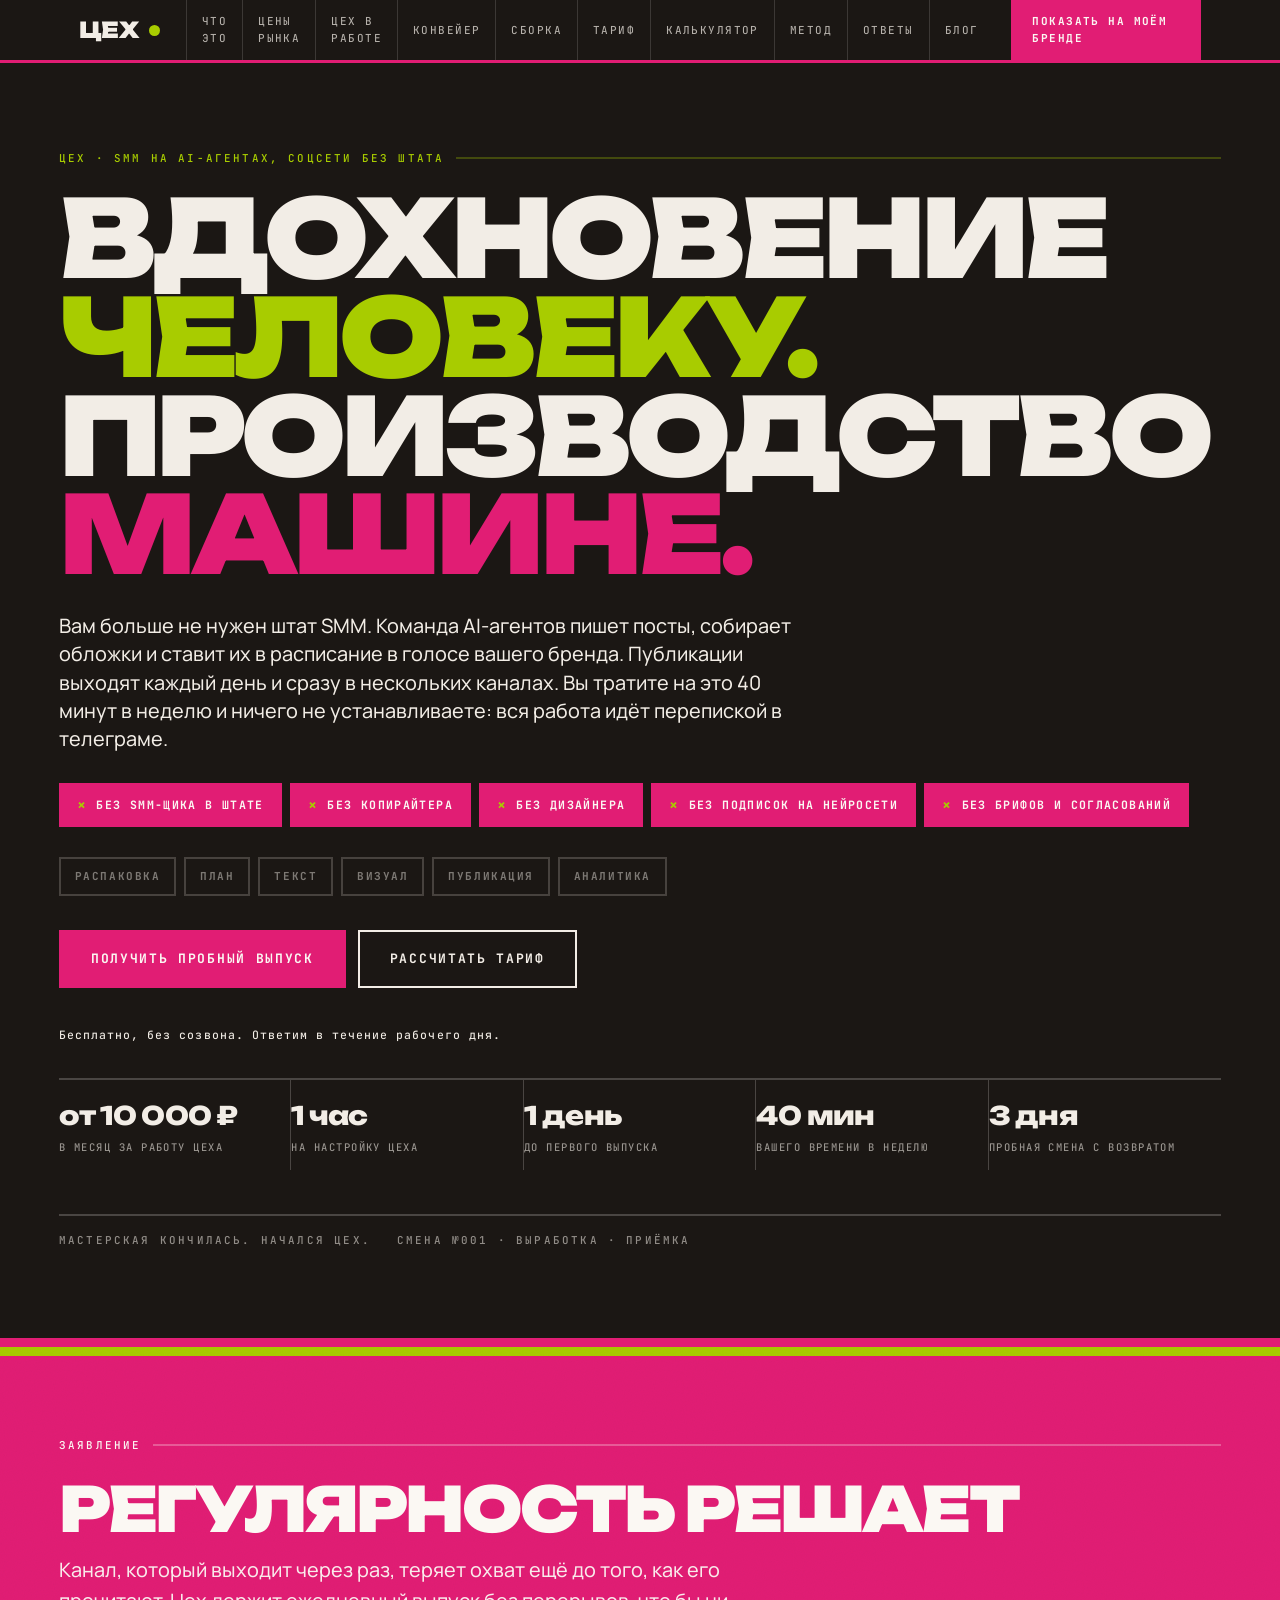
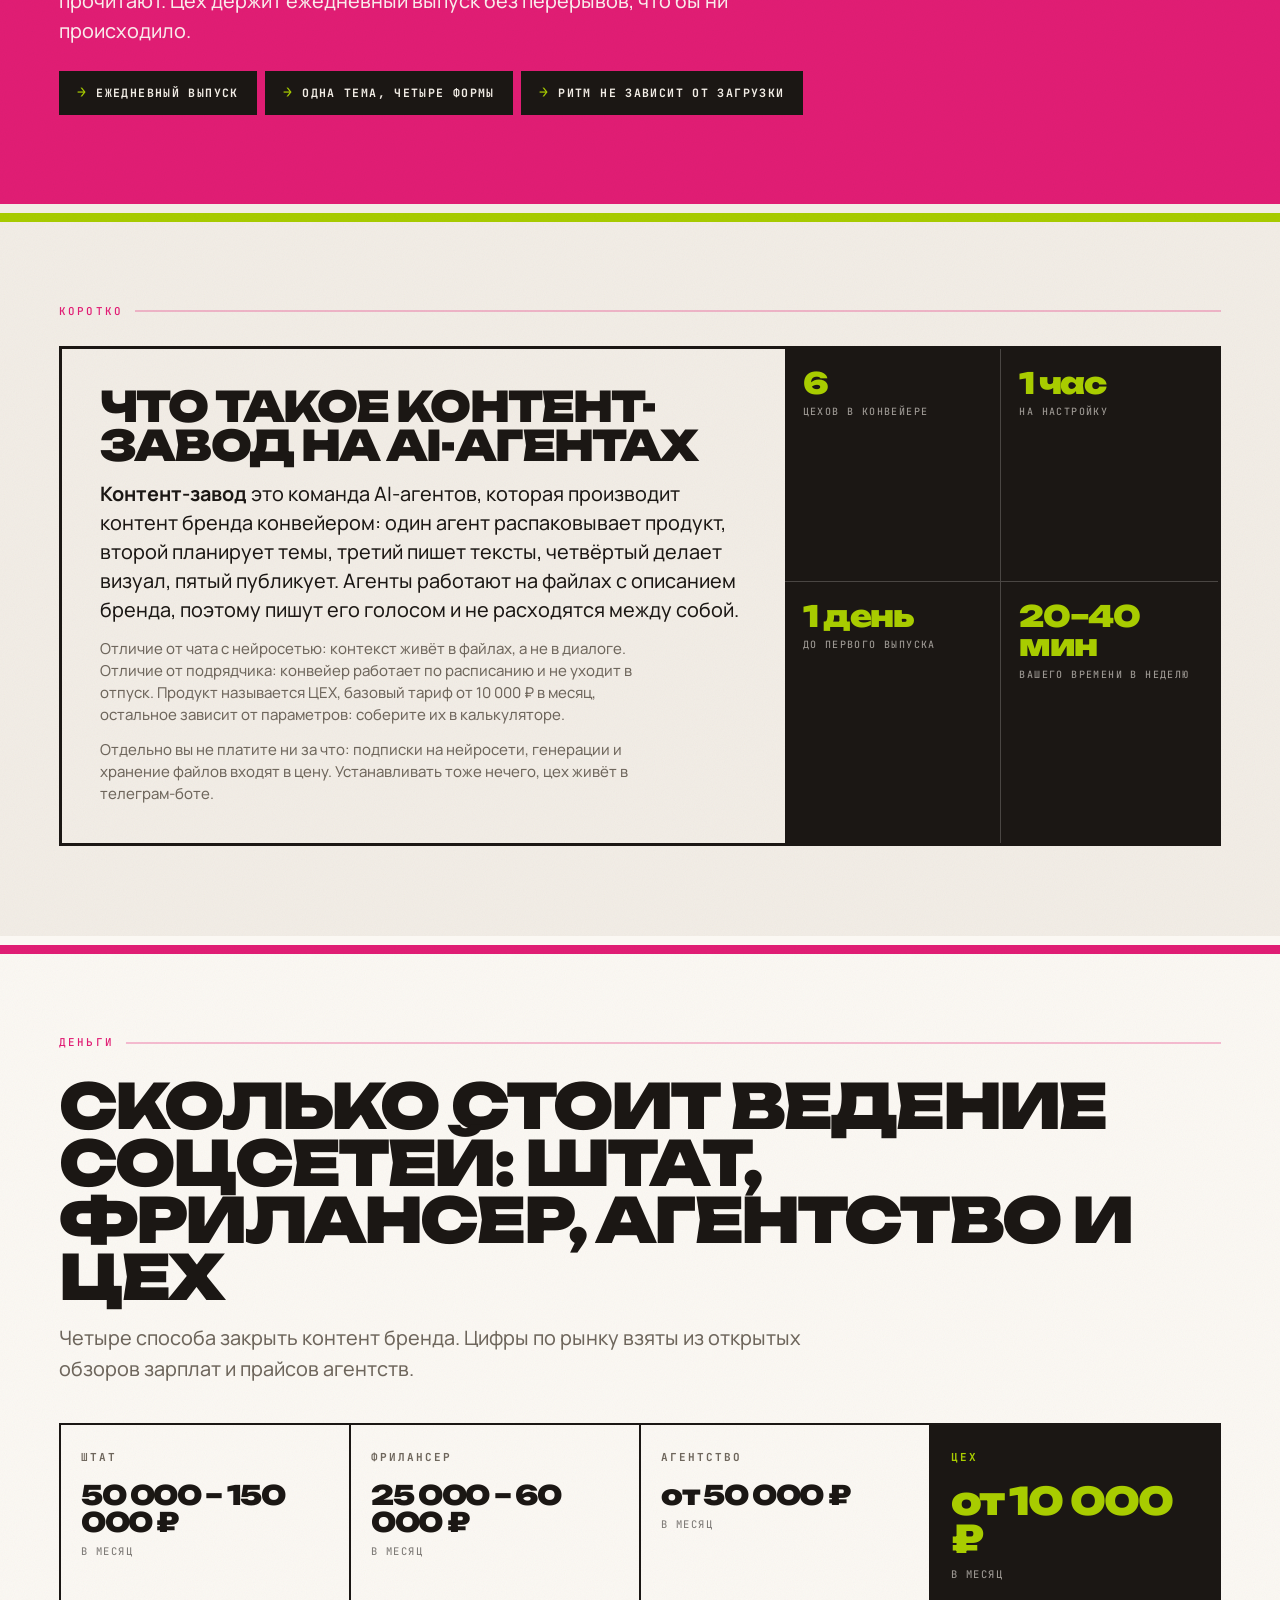
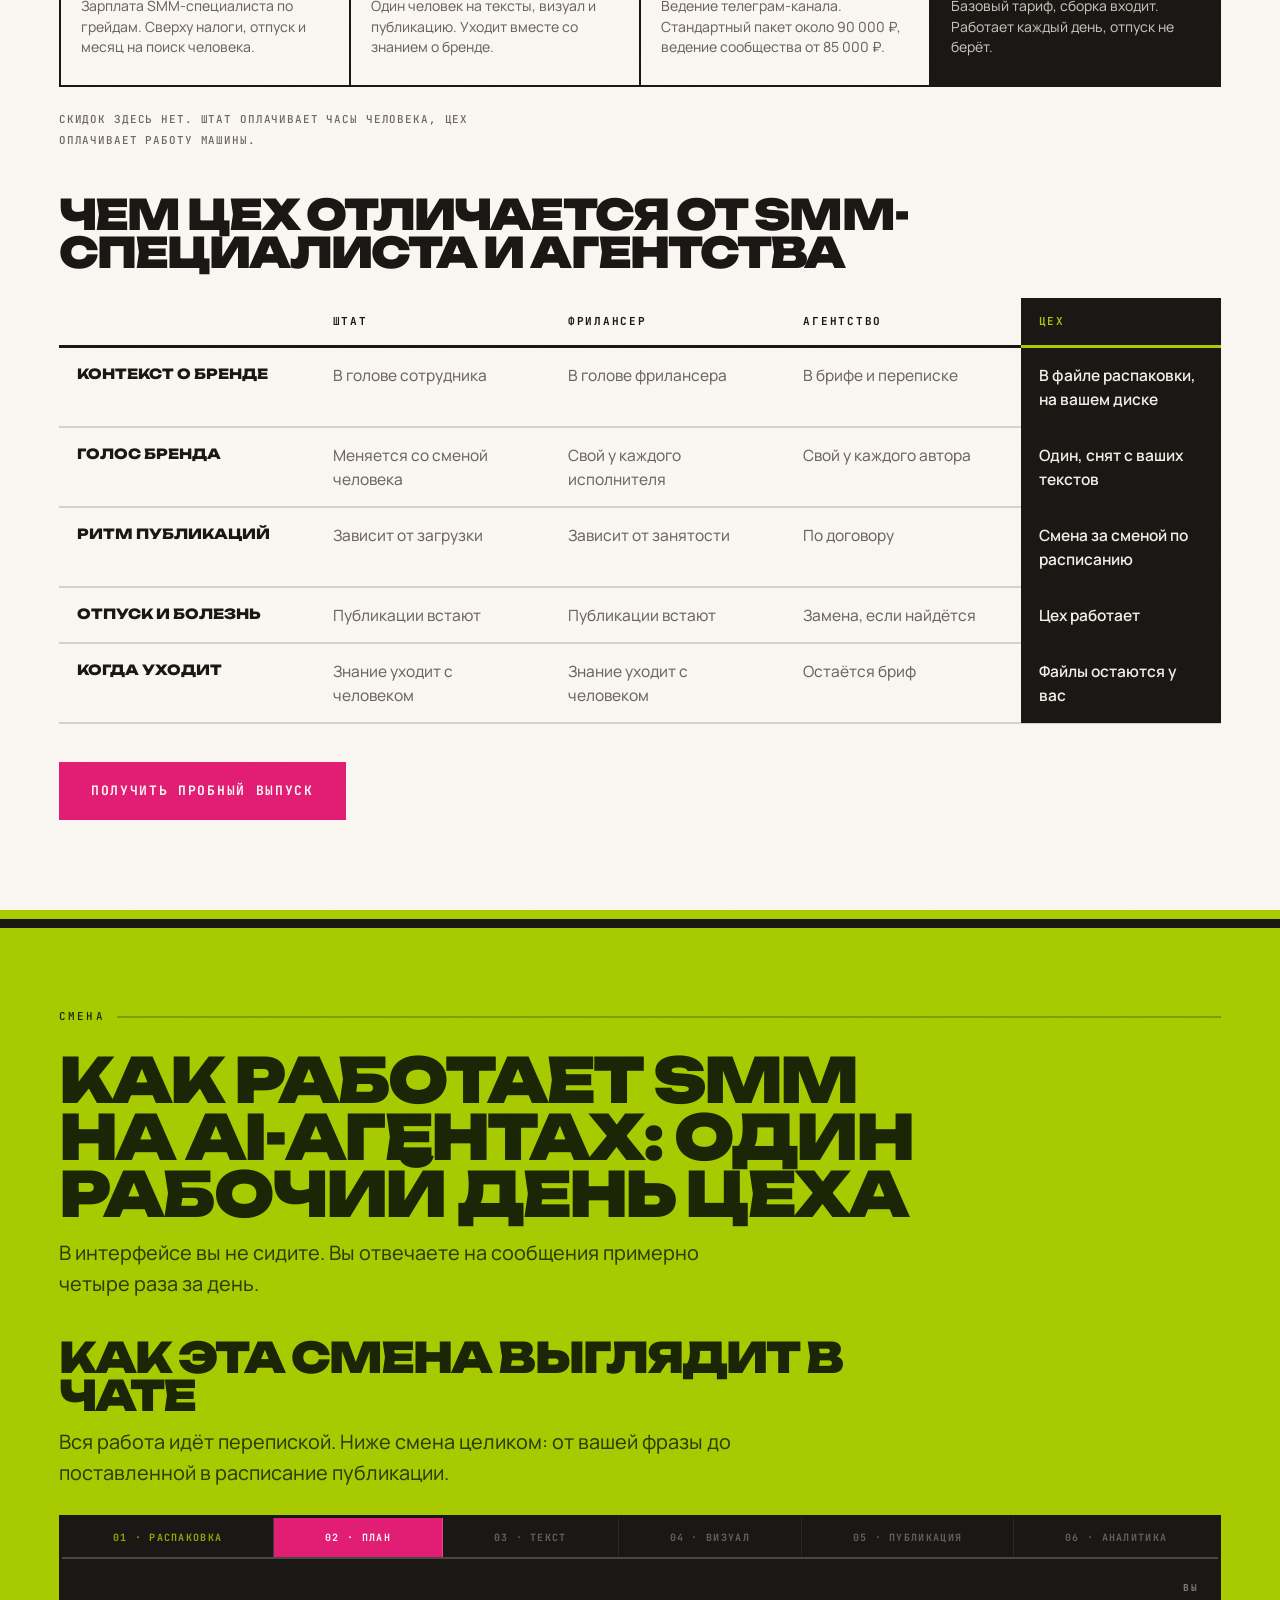
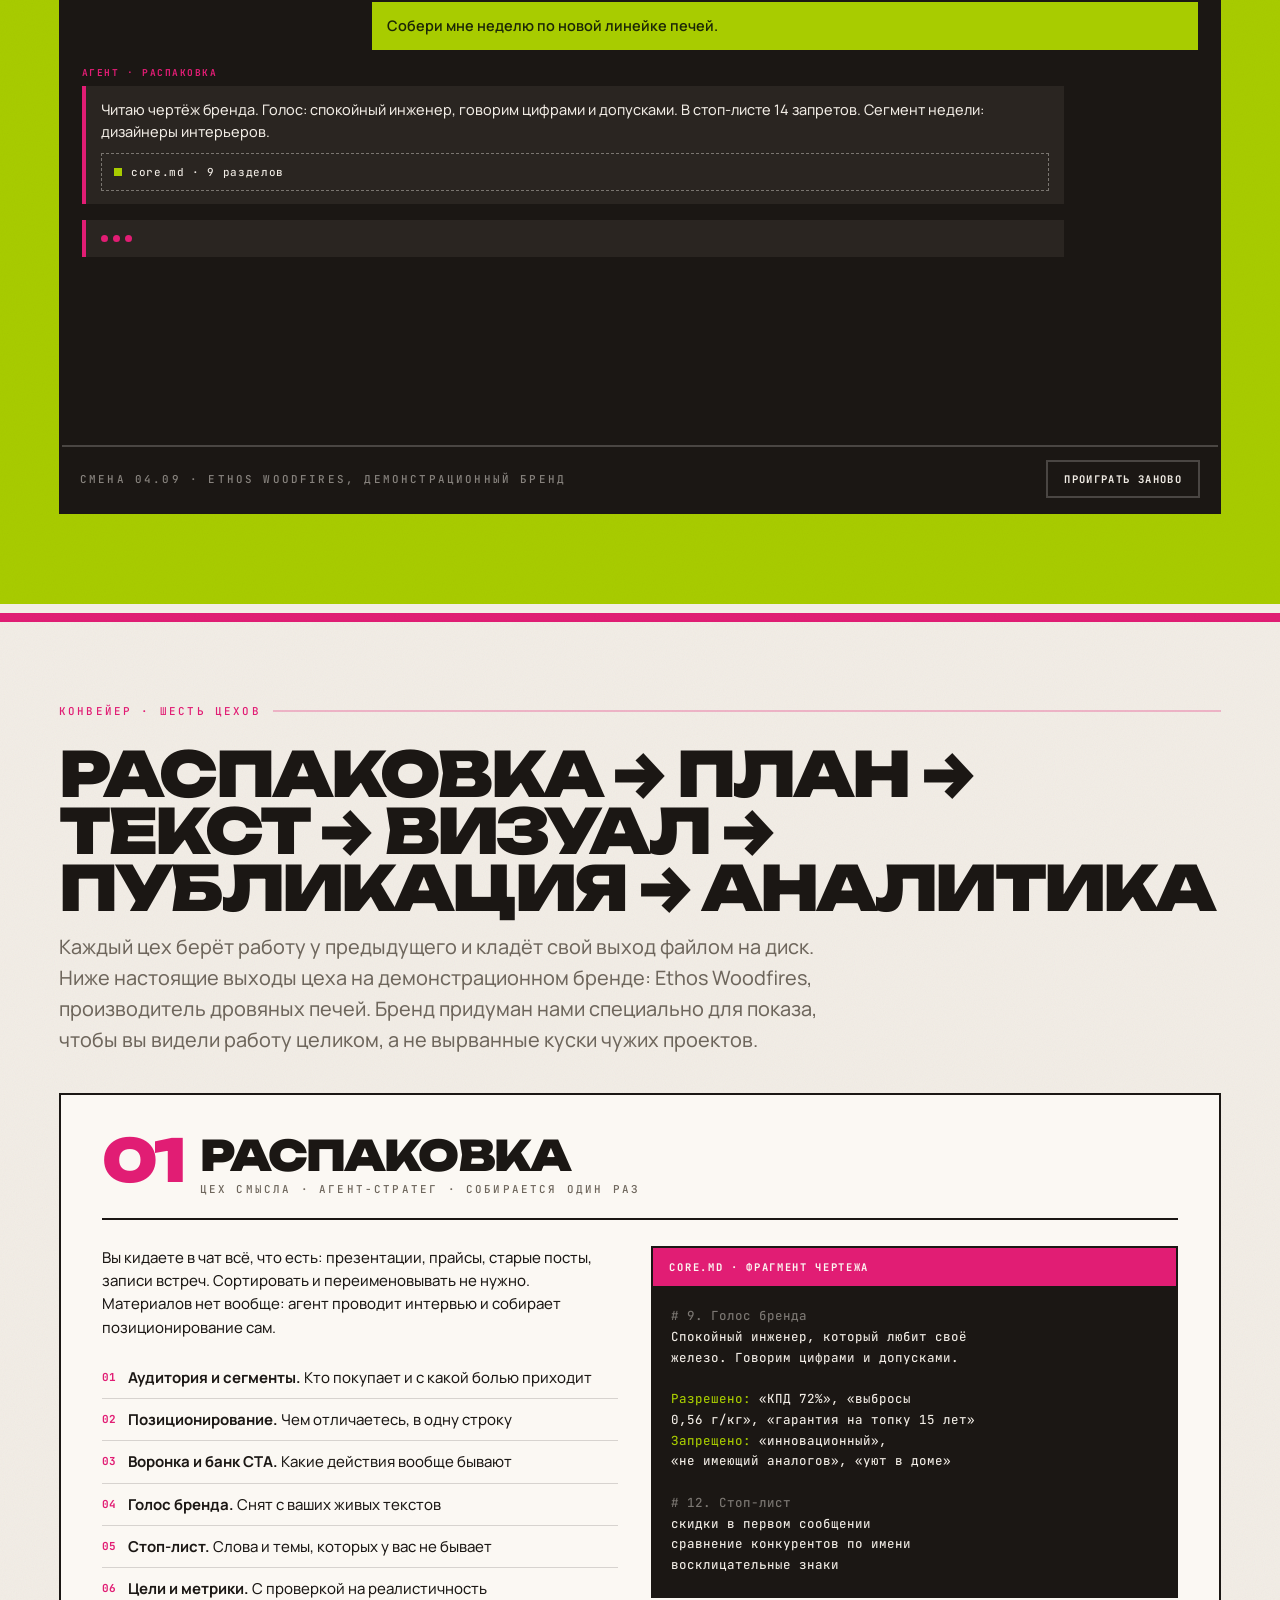
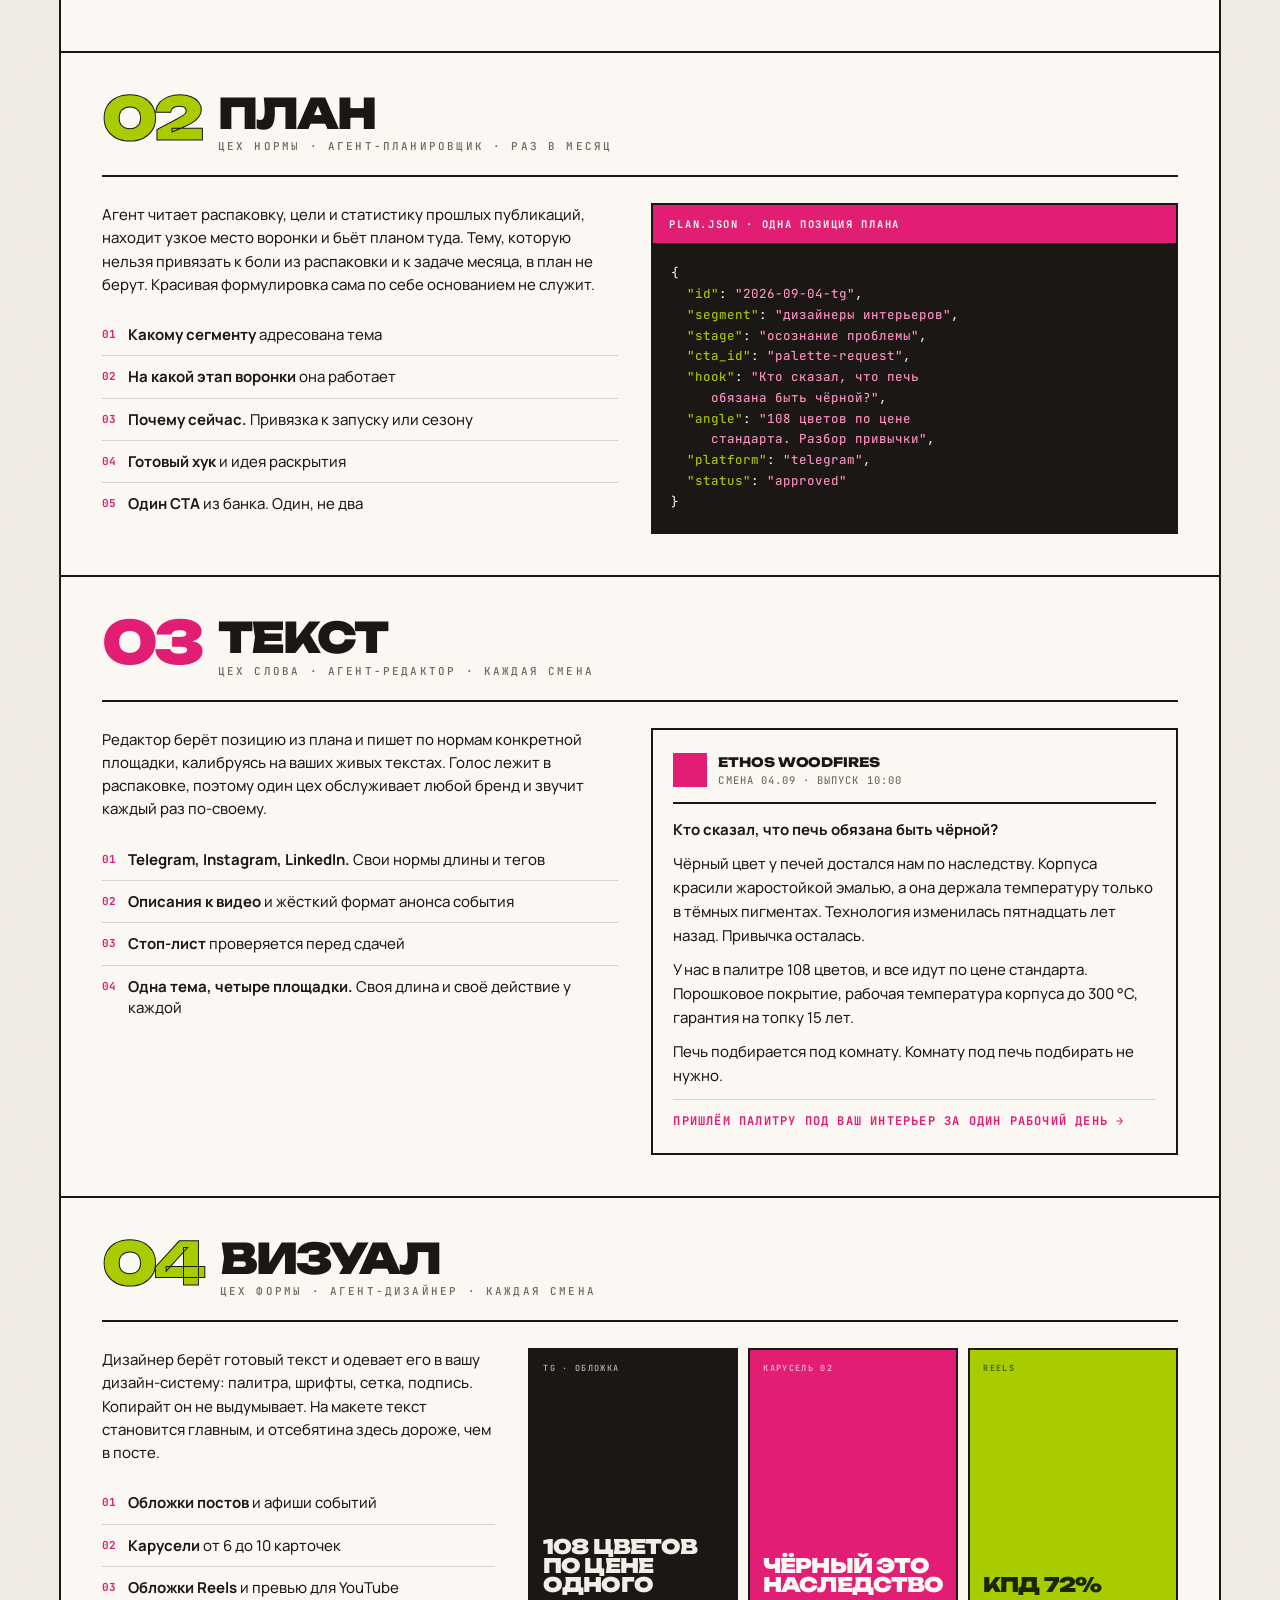
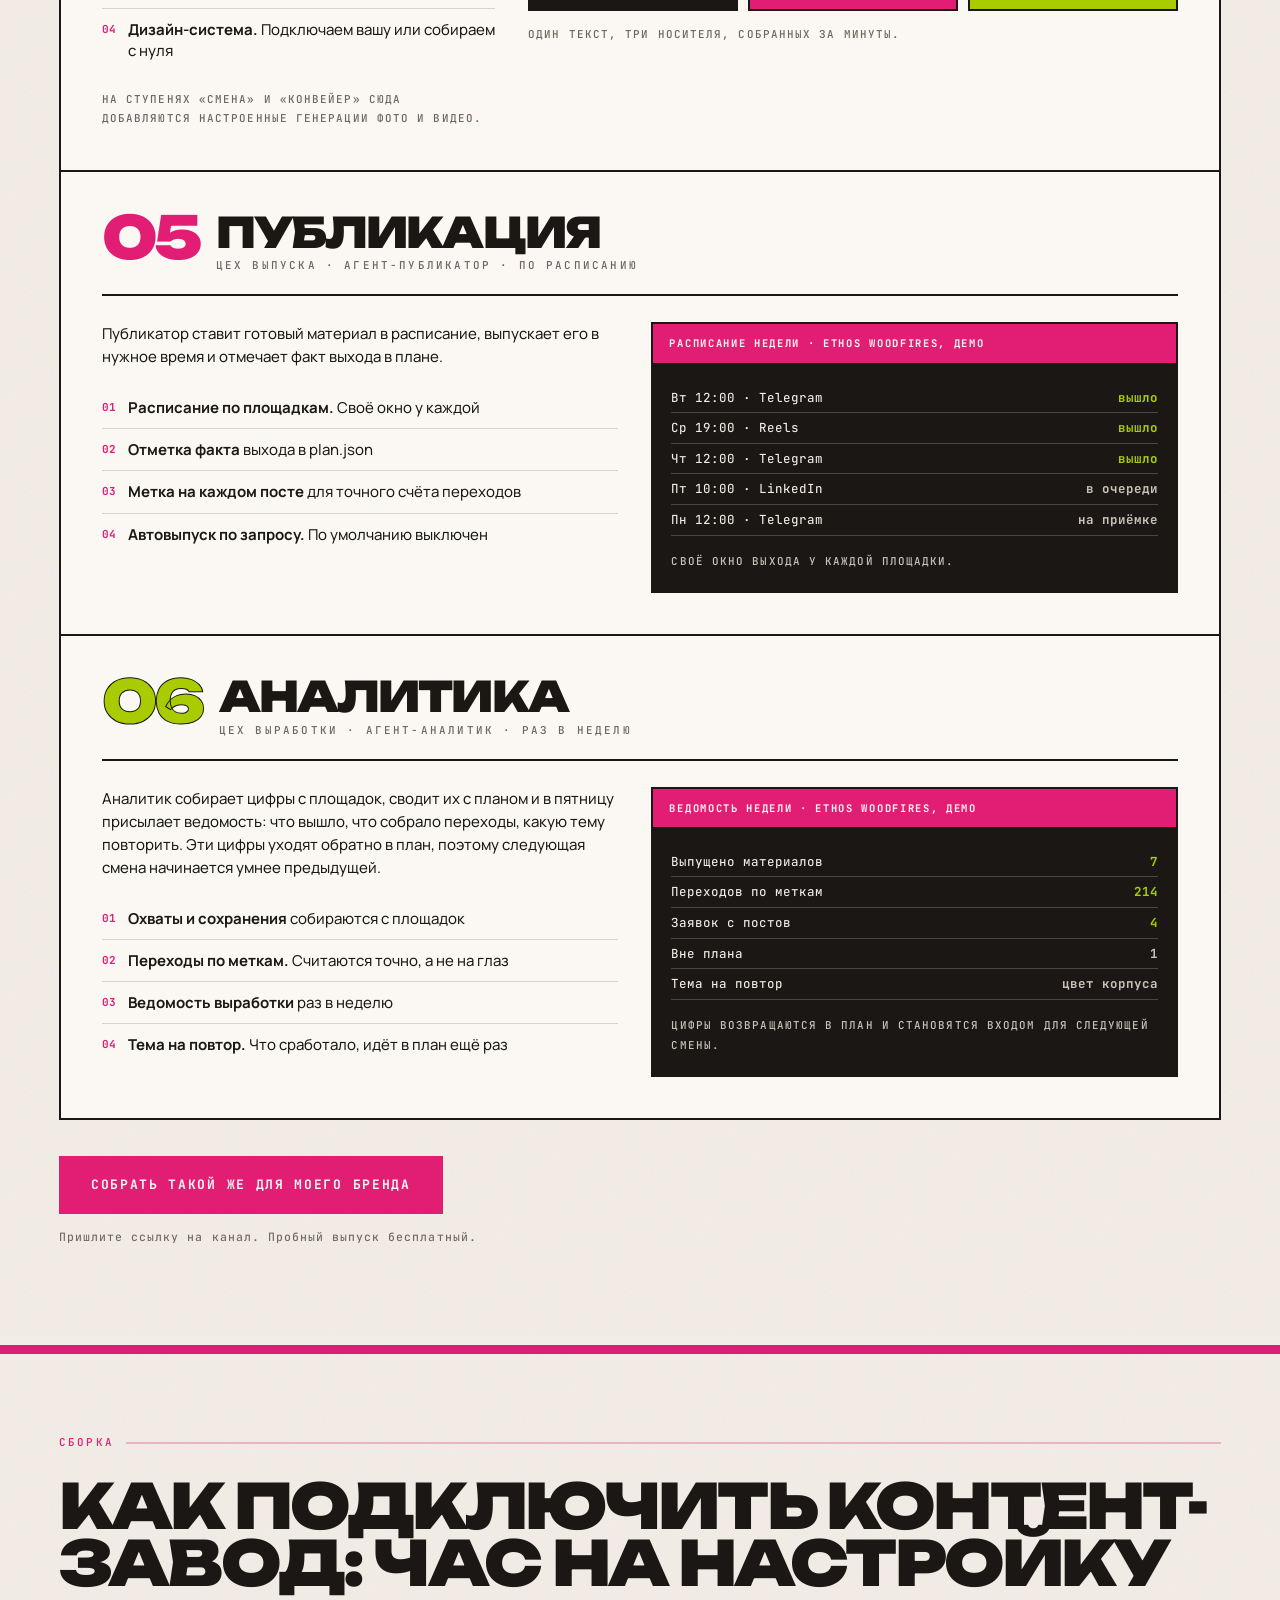
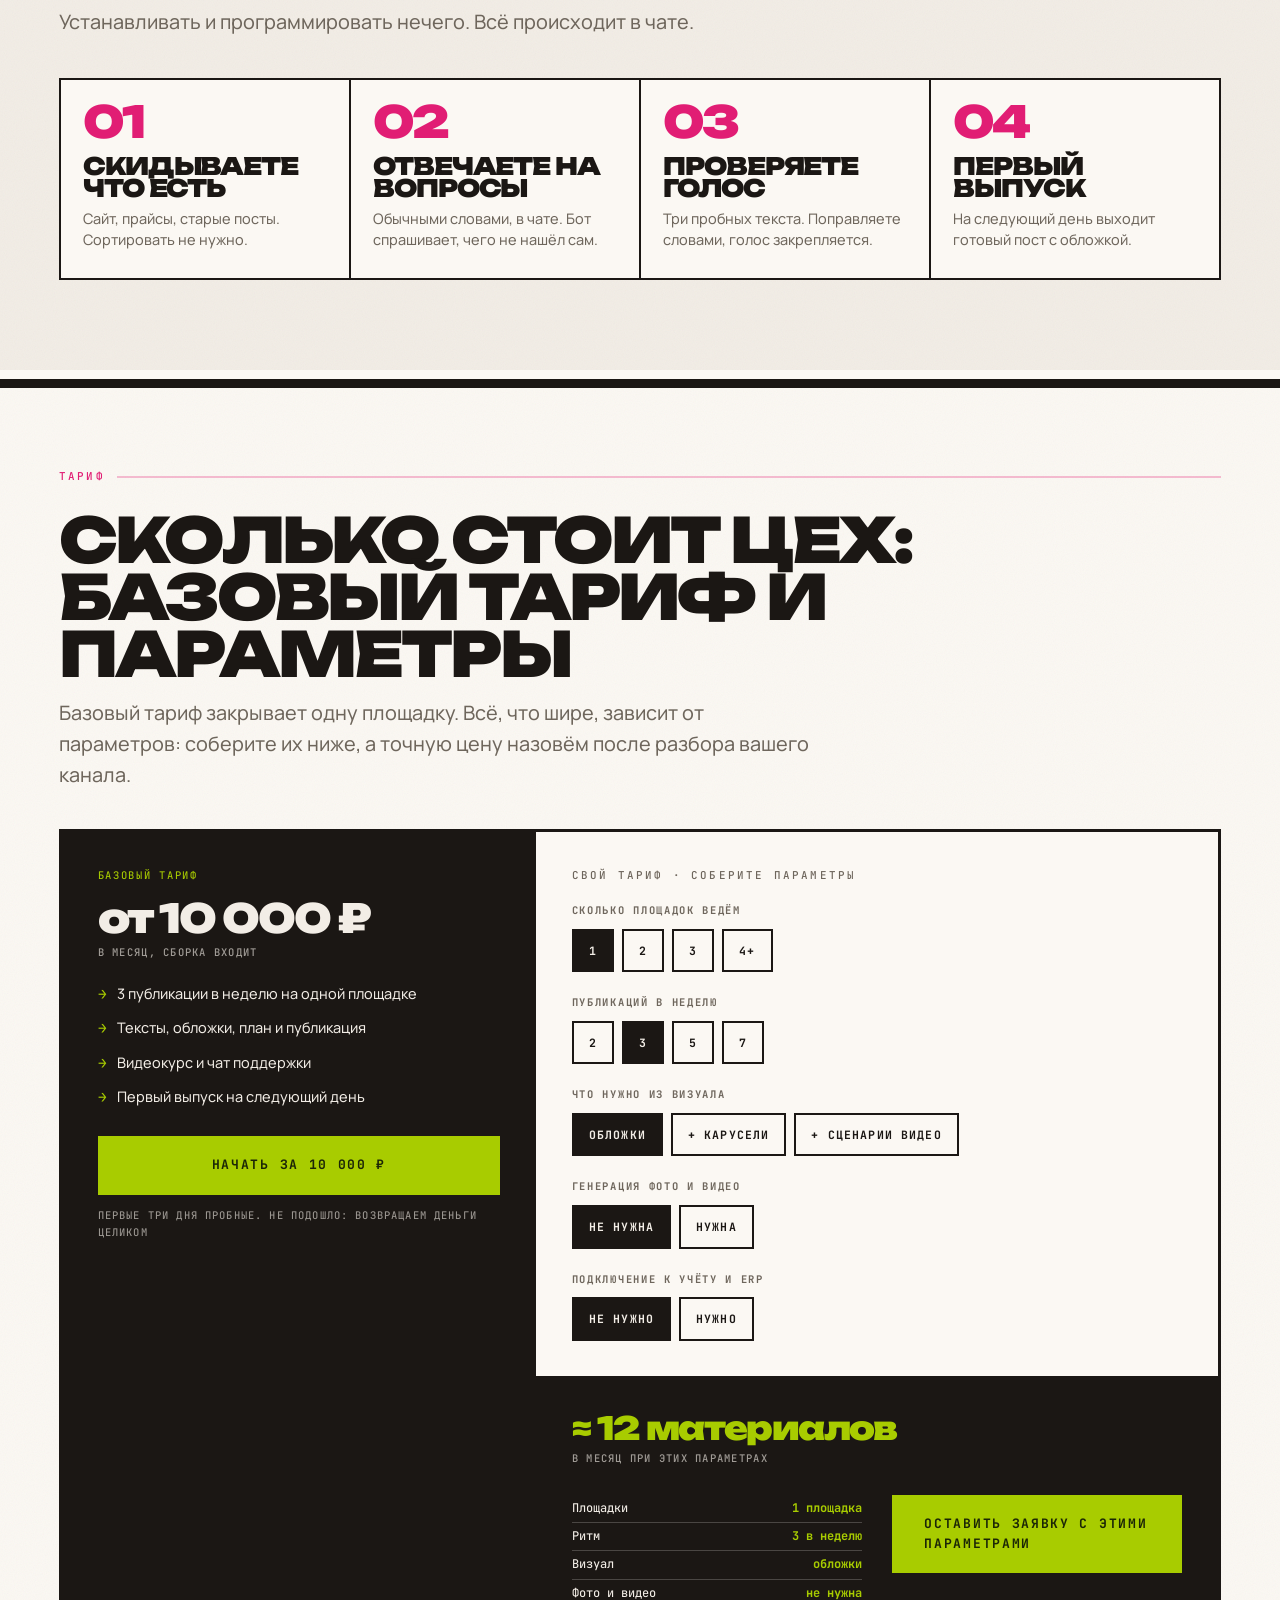
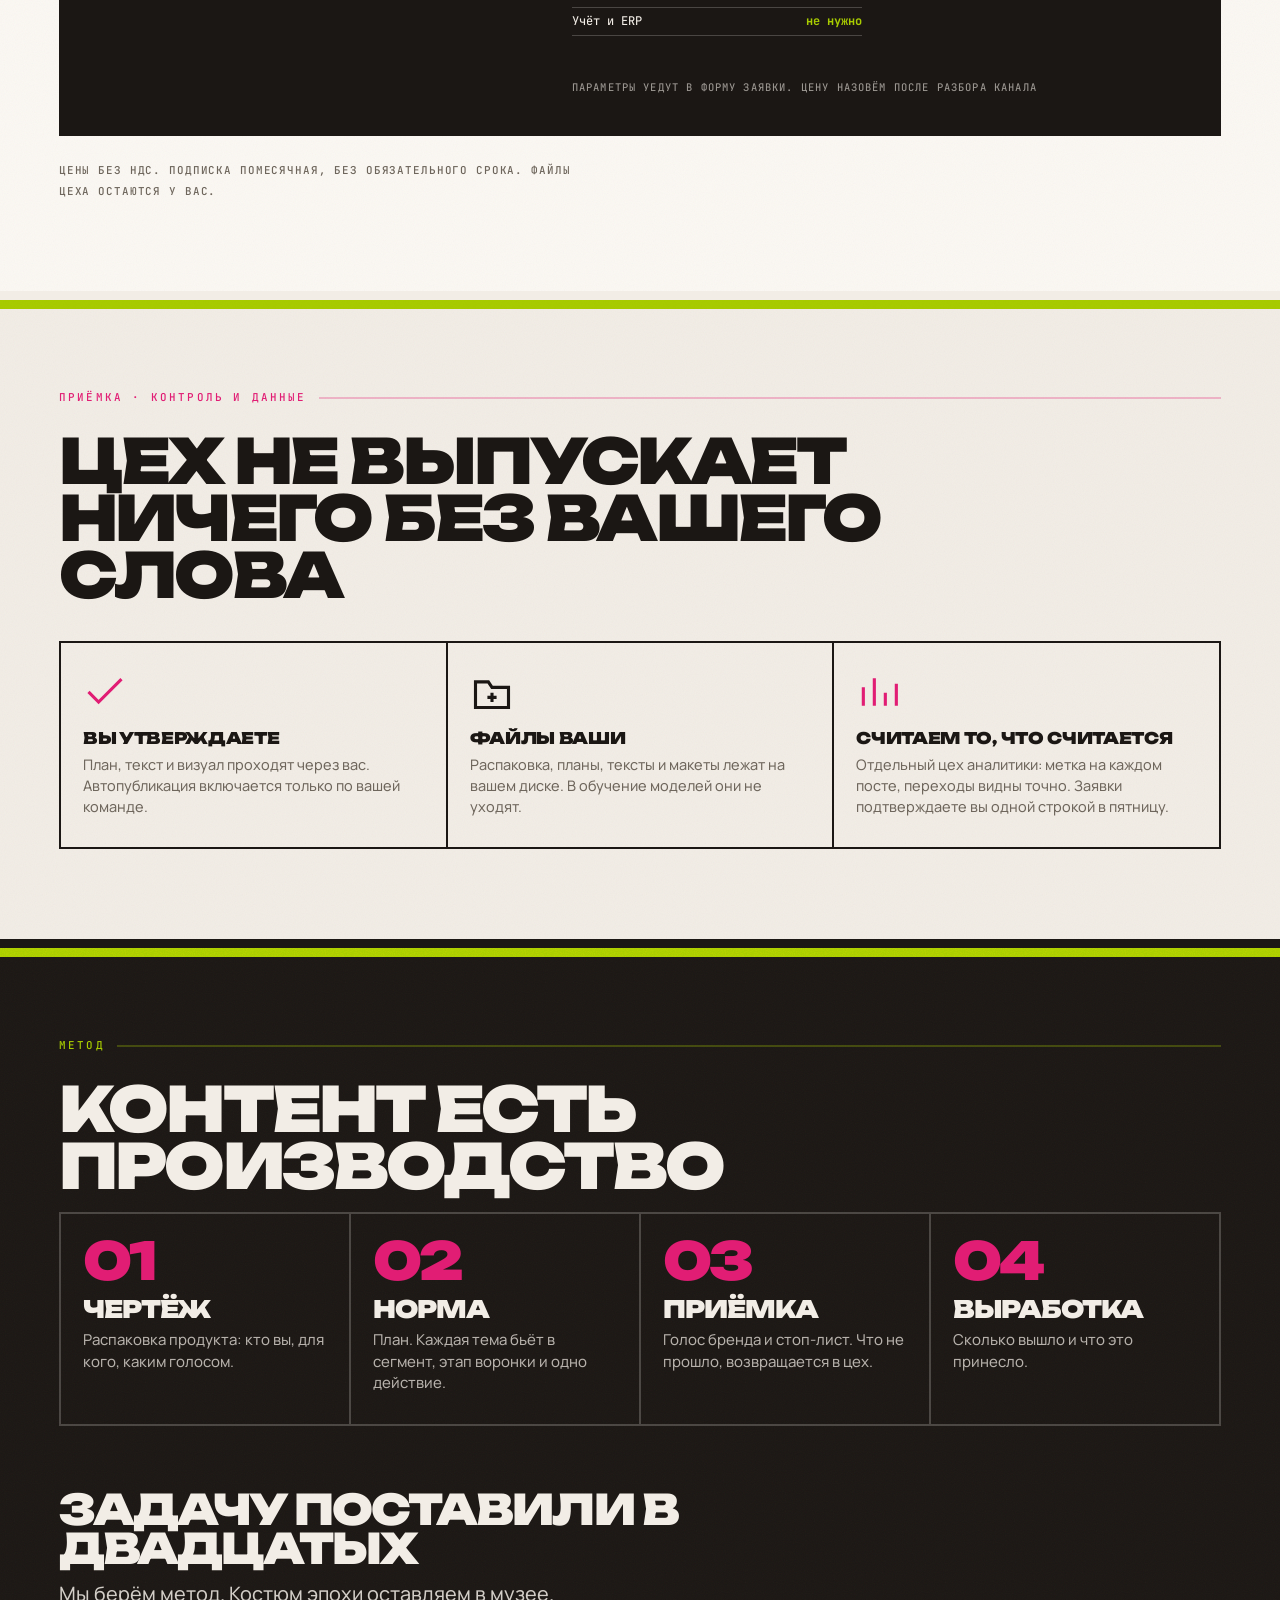
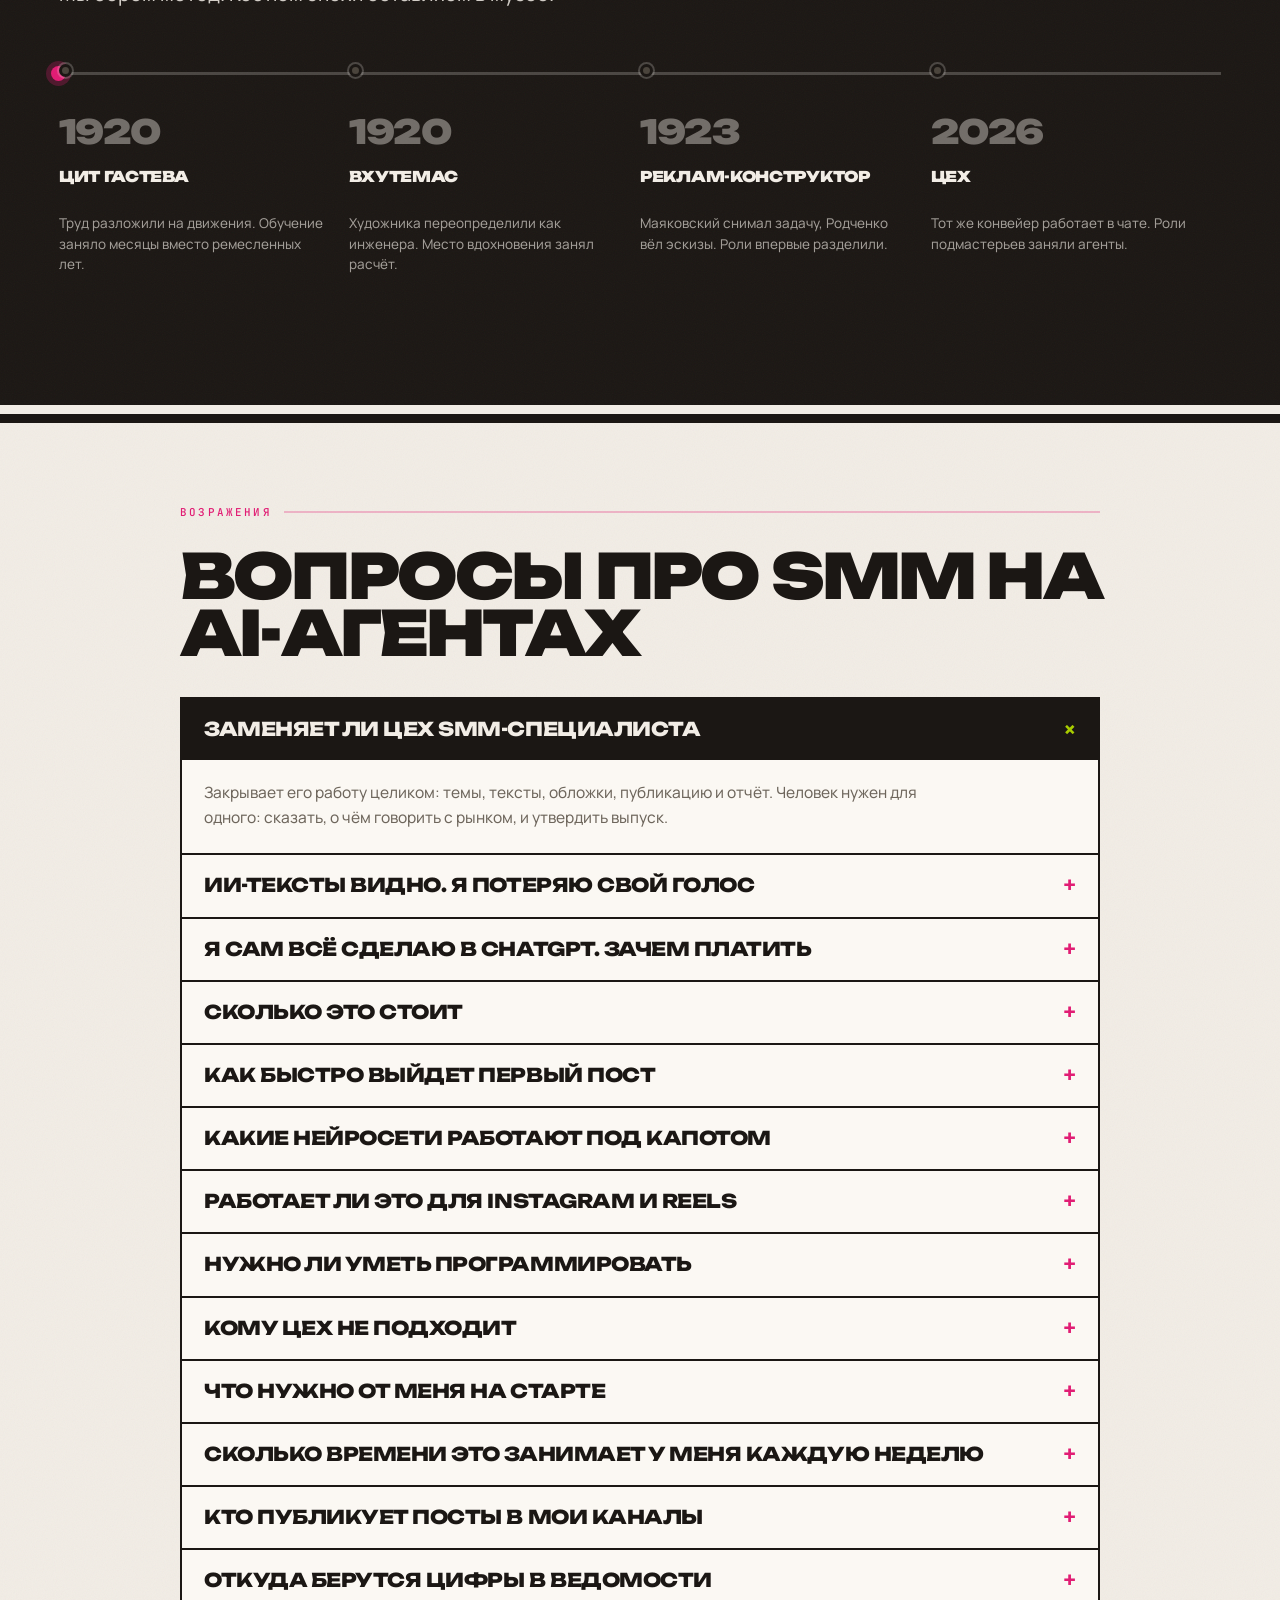
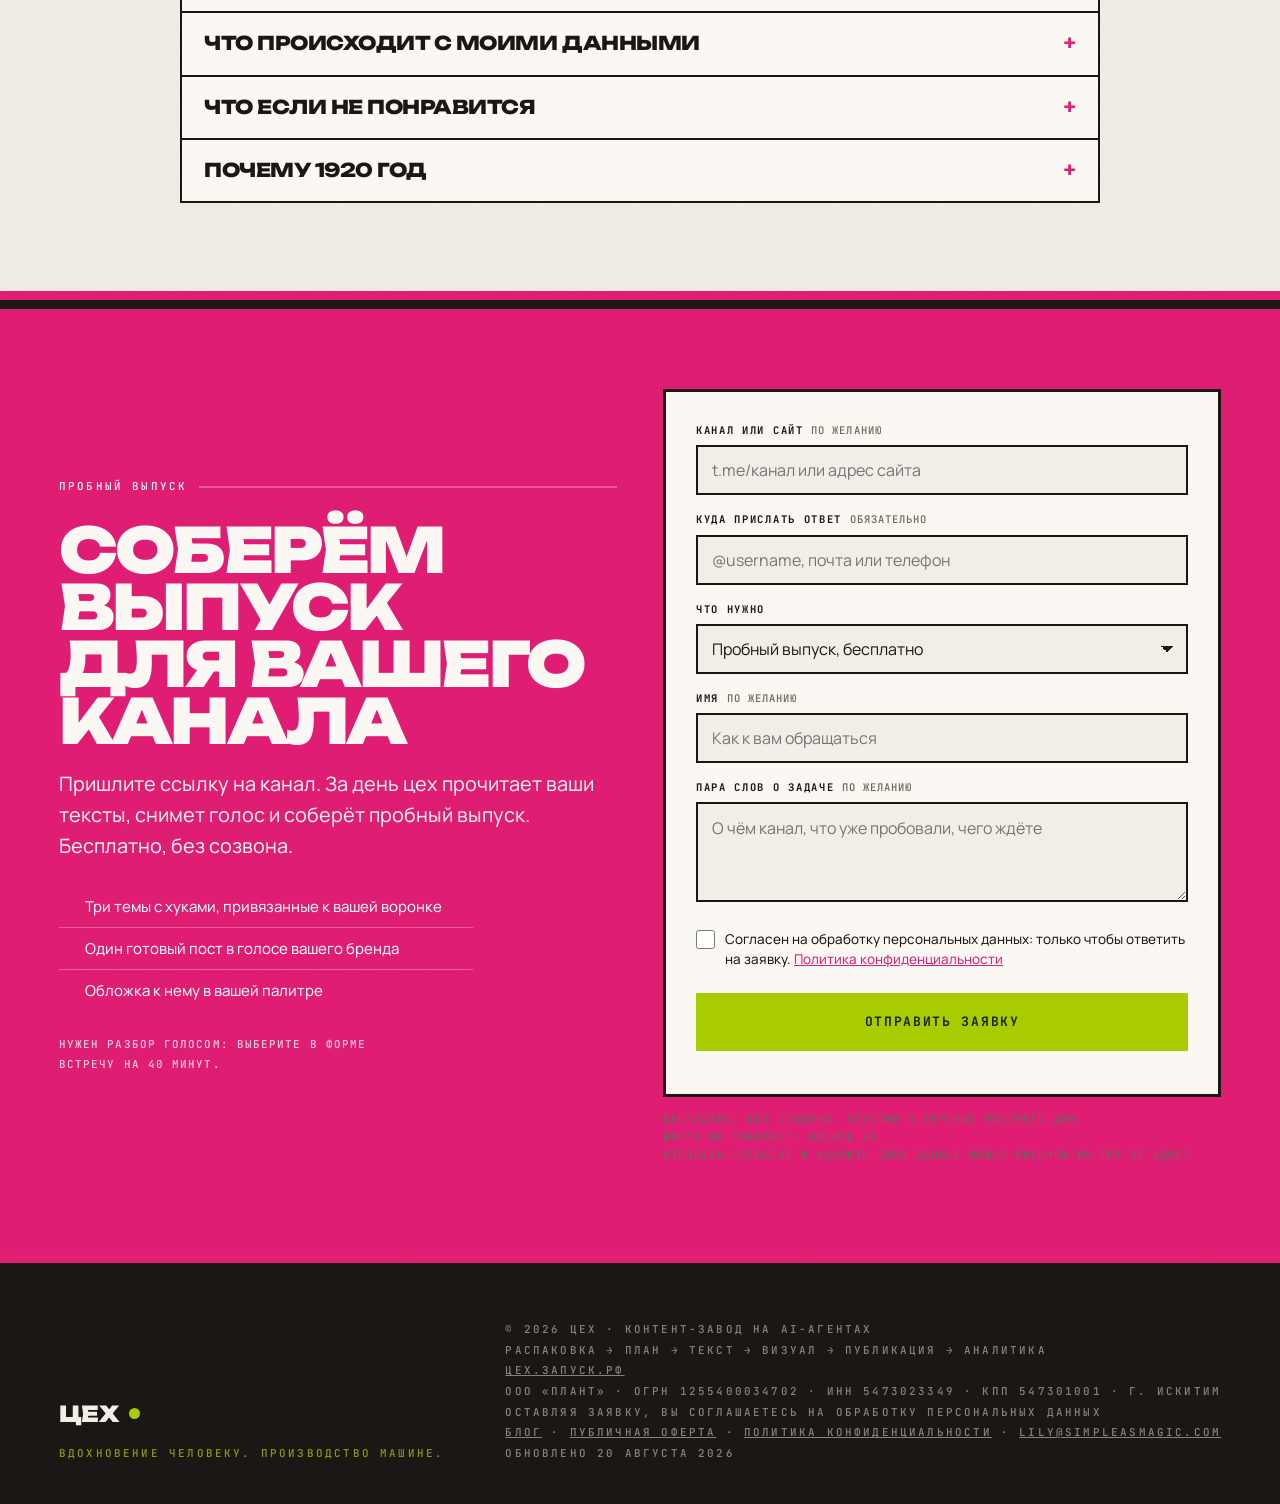
<file: index.html>
<!doctype html>
<html lang="ru">
<head>
<meta charset="utf-8">
<meta name="viewport" content="width=device-width, initial-scale=1">

<title>SMM на AI-агентах · ведение соцсетей без штата, от 10 000 ₽ в месяц · ЦЕХ</title>
<meta name="description" content="Команда AI-агентов пишет посты, собирает визуал, публикует и считает статистику в голосе вашего бренда. Публикации каждый день и сразу в нескольких каналах, штат SMM держать не нужно. От 10 000 ₽ в месяц, первый выпуск на следующий день.">
<meta name="author" content="ЦЕХ">
<meta property="article:modified_time" content="2026-08-20">
<link rel="canonical" href="https://xn--e1a6ab.xn--80anktkl.xn--p1ai/">
<meta name="theme-color" content="#1B1714">
<meta name="robots" content="index, follow, max-image-preview:large, max-snippet:-1, max-video-preview:-1">

<meta property="og:type" content="website">
<meta property="og:locale" content="ru_RU">
<meta property="og:site_name" content="ЦЕХ">
<meta property="og:url" content="https://xn--e1a6ab.xn--80anktkl.xn--p1ai/">
<meta property="og:title" content="SMM на AI-агентах · ведение соцсетей без штата · ЦЕХ">
<meta property="og:description" content="Соцсети бренда без штата SMM. Команда AI-агентов пишет, оформляет и публикует каждый день сразу в нескольких каналах. От 10 000 ₽ в месяц.">
<meta property="og:image" content="https://xn--e1a6ab.xn--80anktkl.xn--p1ai/og.png">
<meta property="og:image:width" content="1200">
<meta property="og:image:height" content="630">
<meta property="og:image:alt" content="Плакат ЦЕХ: контент-завод на AI-агентах, конвейер из шести цехов">
<meta property="og:image:type" content="image/png">
<meta name="twitter:card" content="summary_large_image">
<meta name="twitter:title" content="SMM на AI-агентах · ведение соцсетей без штата · ЦЕХ">
<meta name="twitter:description" content="Соцсети бренда без штата SMM. От 10 000 ₽ в месяц.">
<meta name="twitter:image" content="https://xn--e1a6ab.xn--80anktkl.xn--p1ai/og.png">
<meta name="twitter:image:alt" content="Плакат ЦЕХ в конструктивистской графике">

<link rel="icon" href="data:image/svg+xml,%3Csvg xmlns='http://www.w3.org/2000/svg' viewBox='0 0 64 64'%3E%3Crect width='64' height='64' fill='%231B1714'/%3E%3Ccircle cx='32' cy='30' r='15' fill='%23A8CC00'/%3E%3Crect x='8' y='44' width='48' height='6' fill='%23E11D74'/%3E%3C/svg%3E">

<link rel="icon" type="image/png" sizes="32x32" href="/favicon-32x32.png">
<link rel="icon" type="image/png" sizes="16x16" href="/favicon-16x16.png">
<link rel="icon" href="/favicon.ico" sizes="48x48">
<link rel="apple-touch-icon" sizes="180x180" href="/apple-touch-icon.png">
<link rel="manifest" href="/site.webmanifest">

<!-- АНАЛИТИКА: снимите комментарий и подставьте домен.
     Клики по кнопкам и глубина прокрутки начнут писаться сами: код уже на странице.
<script defer data-domain="xn--e1a6ab.xn--80anktkl.xn--p1ai" src="https://plausible.io/js/script.js"></script>
-->

<!-- Yandex.Metrika counter -->
<script type="text/javascript">
    (function(m,e,t,r,i,k,a){
        m[i]=m[i]||function(){(m[i].a=m[i].a||[]).push(arguments)};
        m[i].l=1*new Date();
        for (var j = 0; j < document.scripts.length; j++) {if (document.scripts[j].src === r) { return; }}
        k=e.createElement(t),a=e.getElementsByTagName(t)[0],k.async=1,k.src=r,a.parentNode.insertBefore(k,a)
    })(window, document,'script','https://mc.yandex.ru/metrika/tag.js?id=111909565', 'ym');
    ym(111909565, 'init', {ssr:true, webvisor:true, clickmap:true, ecommerce:"dataLayer", referrer: document.referrer, url: location.href, accurateTrackBounce:true, trackLinks:true});
    window.YM_ID = 111909565;   /* цели чата и калькулятора */
</script>
<noscript><div><img src="https://mc.yandex.ru/watch/111909565" style="position:absolute; left:-9999px;" alt="" /></div></noscript>
<!-- /Yandex.Metrika counter -->

<link rel="preconnect" href="https://fonts.googleapis.com">
<link rel="preconnect" href="https://fonts.gstatic.com" crossorigin>
<!-- Шрифты. Пока они с гугла: preload снимает одну очередь ожидания.
     Свои файлы на сервере дадут ещё 200–400 мс, см. README-speed.md -->
<link rel="preload" as="style" href="https://fonts.googleapis.com/css2?family=Unbounded:wght@700;800;900&family=Manrope:wght@400;500;600;700;800&family=JetBrains+Mono:wght@400;500;700&display=swap">
<link rel="stylesheet" href="https://fonts.googleapis.com/css2?family=Unbounded:wght@700;800;900&family=Manrope:wght@400;500;600;700;800&family=JetBrains+Mono:wght@400;500;700&display=swap" media="print" onload="this.media='all'">
<noscript><link rel="stylesheet" href="https://fonts.googleapis.com/css2?family=Unbounded:wght@700;800;900&family=Manrope:wght@400;500;600;700;800&family=JetBrains+Mono:wght@400;500;700&display=swap"></noscript>

<!-- Первый экран рисуется из этих стилей, без единого запроса. -->
<style>
/* ==========================================================
   ЦЕХ · производственная графика
   ========================================================== */
:root{
  --paper:#F2EDE6; --paper-2:#FBF8F3; --ink:#1B1714; --ink-2:#2A2521;
  --ink-soft:#6E665C;
  --fuchsia:#E11D74; --lime:#A8CC00; --lime-on:#1B2606;
  --line:rgba(27,23,20,.16); --line-inv:rgba(242,237,230,.22);

  --f-d:"Unbounded",system-ui,sans-serif;
  --f-b:"Manrope",system-ui,sans-serif;
  --f-m:"JetBrains Mono",ui-monospace,monospace;

  --t-giant:clamp(40px,8.4vw,116px);
  --t-h1:clamp(28px,5vw,62px);
  --t-h2:clamp(23px,3.4vw,42px);
  --t-h3:clamp(17px,2vw,24px);
  --t-lead:clamp(16px,1.55vw,21px);
  --t-b:clamp(15px,1.06vw,16.5px);
  --t-m:clamp(10.5px,.85vw,12px);

  --pad:clamp(18px,4.6vw,76px);
  --grain:url("data:image/svg+xml,%3Csvg xmlns='http://www.w3.org/2000/svg' width='200' height='200'%3E%3Cfilter id='n'%3E%3CfeTurbulence type='fractalNoise' baseFrequency='0.9' numOctaves='2' stitchTiles='stitch'/%3E%3C/filter%3E%3Crect width='100%25' height='100%25' filter='url(%23n)'/%3E%3C/svg%3E");
}

*,*::before,*::after{box-sizing:border-box}
html{scroll-behavior:smooth;-webkit-text-size-adjust:100%}
body{margin:0;background:var(--paper);color:var(--ink);font-family:var(--f-b);
  font-size:var(--t-b);line-height:1.55;font-weight:450;-webkit-font-smoothing:antialiased;overflow-x:hidden}
h1,h2,h3,h4{margin:0;font-family:var(--f-d);font-weight:900;letter-spacing:-.045em;line-height:.92;text-transform:uppercase}
p{margin:0} ul,ol{margin:0;padding:0;list-style:none} a{color:inherit}
button{font:inherit;color:inherit}
svg{display:block}
:focus-visible{outline:3px solid var(--fuchsia);outline-offset:3px}
.skip{position:absolute;left:-9999px;z-index:999;background:var(--ink);color:var(--paper);padding:12px 18px;font-family:var(--f-m)}
.skip:focus{left:0;top:0}

.mark{font-family:var(--f-m);font-size:var(--t-m);font-weight:500;text-transform:uppercase;letter-spacing:.2em}
.mark-line{display:flex;align-items:center;gap:12px;margin-bottom:26px}
.mark-line::after{content:"";flex:1;height:2px;background:currentColor;opacity:.28}
.mark-fu{color:var(--fuchsia)}

.sec{position:relative;padding:clamp(54px,7vw,112px) var(--pad);overflow:hidden}
.sec::after{content:"";position:absolute;inset:0;background-image:var(--grain);mix-blend-mode:multiply;opacity:.055;pointer-events:none}
.sec>*{position:relative;z-index:2}
.wrap{max-width:1240px;margin:0 auto}
.narrow{max-width:920px;margin:0 auto}
.ink{background:var(--ink);color:var(--paper)}
.ink::after{mix-blend-mode:overlay;opacity:.34}
.fu{background:var(--fuchsia);color:#FBF8F3}
.li{background:var(--lime);color:var(--lime-on)}
.pp{background:var(--paper-2)}
.rule{border-top:9px solid var(--ink)}
.rule-fu{border-top:9px solid var(--fuchsia)}
.rule-li{border-top:9px solid var(--lime)}

.btn{display:inline-flex;align-items:center;gap:11px;font-family:var(--f-m);font-weight:700;
  font-size:13px;text-transform:uppercase;letter-spacing:.13em;padding:17px 30px;text-decoration:none;
  border:2px solid transparent;cursor:pointer;transition:transform .14s ease,background .14s ease,color .14s ease}
.btn:hover{transform:translate(2px,-2px)}
.btn-fu{background:var(--fuchsia);color:#FBF8F3}
.btn-ink{background:var(--ink);color:var(--paper)}
.btn-li{background:var(--lime);color:var(--lime-on)}
.btn-out{border-color:currentColor;background:transparent}
.btn-sm{padding:11px 19px;font-size:11px}
.btn-blk{width:100%;justify-content:center}

/* шапка */
.hdr{position:sticky;top:0;z-index:80;background:var(--ink);color:var(--paper);border-bottom:3px solid var(--fuchsia)}
.hdr-in{max-width:1240px;margin:0 auto;padding:0 var(--pad);display:flex;align-items:stretch;min-height:58px}
.brand{display:flex;align-items:center;gap:11px;text-decoration:none;padding-right:26px}
.brand-w{font-family:var(--f-d);font-weight:900;font-size:22px;letter-spacing:-.03em}
.brand-d{width:11px;height:11px;border-radius:50%;background:var(--lime)}
.nav{display:flex;margin-left:auto;align-items:stretch}
.nav a{display:flex;align-items:center;padding:0 15px;text-decoration:none;font-family:var(--f-m);
  font-size:11px;text-transform:uppercase;letter-spacing:.13em;opacity:.72;border-left:1px solid var(--line-inv)}
.nav a:hover{opacity:1;background:rgba(242,237,230,.07)}
.hdr .btn{align-self:center;margin-left:18px}
@media(max-width:1080px){.nav{display:none}.hdr .btn{margin-left:auto}}

/* ================= ГЕРОЙ ================= */
.hero{background:var(--ink);color:var(--paper)}
.hero h1{font-size:var(--t-giant);margin-bottom:28px;max-width:15ch}
.h1-sub{display:flex;align-items:center;gap:12px;font-family:var(--f-m);font-size:var(--t-m);
  font-weight:500;text-transform:uppercase;letter-spacing:.2em;color:var(--lime);
  margin-bottom:26px;text-indent:0}
.h1-sub::after{content:"";flex:1;height:2px;background:currentColor;opacity:.28}
.hero h1 i{font-style:normal;display:block}
.hero h1 .fuw{color:var(--fuchsia)}
.hero h1 .liw{color:var(--lime)}
.hero-lead{font-size:var(--t-lead);line-height:1.42;max-width:62ch;opacity:.9;margin-bottom:30px}
.hero-cta{display:flex;flex-wrap:wrap;gap:12px;margin-bottom:38px}
.chain{display:flex;flex-wrap:wrap;gap:8px;margin-bottom:34px}
.chain span{font-family:var(--f-m);font-size:11px;font-weight:700;text-transform:uppercase;
  letter-spacing:.14em;padding:9px 14px;border:2px solid rgba(242,237,230,.2);color:rgba(242,237,230,.46)}
.hero-strip{display:flex;flex-wrap:wrap;border-top:2px solid var(--line-inv)}
.hero-strip div{flex:1 1 140px;padding:16px 18px 16px 0;border-right:1px solid var(--line-inv)}
.hero-strip div:last-child{border-right:0}
.hero-strip b{display:block;font-family:var(--f-d);font-weight:800;font-size:clamp(18px,2vw,26px);letter-spacing:-.03em;margin-bottom:4px}
.hero-strip span{font-family:var(--f-m);font-size:10.5px;text-transform:uppercase;letter-spacing:.14em;opacity:.6;line-height:1.4;display:block}
.hero-foot{margin-top:clamp(28px,3.4vw,48px);border-top:2px solid var(--line-inv);padding-top:16px;display:flex;flex-wrap:wrap;gap:10px 26px}
.hero-foot .mark{opacity:.55}

/* ================= ГЕРОЙ · полоса отрицаний ================= */
.noneed{display:flex;flex-wrap:wrap;gap:8px;margin-bottom:30px}
/* Отрицания это главное обещание страницы, поэтому они горят.
   Цепочка этапов рядом уходит в серое: она объясняет, а не кричит. */
.noneed li{display:flex;align-items:center;gap:9px;font-family:var(--f-m);font-size:11.5px;font-weight:700;
  text-transform:uppercase;letter-spacing:.12em;padding:11px 16px;
  border:2px solid var(--fuchsia);background:var(--fuchsia);color:#FBF8F3}
.noneed li::before{content:"×";font-size:15px;line-height:1;color:var(--lime)}
@media(max-width:520px){.noneed li{font-size:10px;padding:9px 12px;letter-spacing:.09em;gap:7px}}
/* та же плашка на фуксиевом фоне: инверсия, иначе фуксия на фуксии */
.fu .noneed li{border-color:var(--ink);background:var(--ink);color:var(--paper)}
.fu .noneed li::before{content:"→";color:var(--lime)}
.risk{font-family:var(--f-m);font-size:11.5px;letter-spacing:.09em;opacity:.6;margin-bottom:34px}
.risk-ink{color:var(--ink-soft);opacity:1;margin:14px 0 0}

/* ==========================================================
   ДВИЖЕНИЕ
   Правила цеха: двигаем только transform, opacity и background-size.
   Одна кривая на весь сайт, один каскад, ничего дольше секунды.
   Всё, что прячет содержимое, висит на .js-anim: без JS и при
   отключённой анимации страница остаётся целой.
   ========================================================== */
:root{--e-out:cubic-bezier(.16,1,.3,1);--e-quart:cubic-bezier(.25,1,.5,1)}

/* появление блока при входе в кадр */
.rv{opacity:0;transform:translateY(22px);
  transition-property:opacity,transform;transition-duration:.6s;
  transition-timing-function:var(--e-out);transition-delay:var(--d,0s)}
.rv.in{opacity:1;transform:none}

/* индикатор прочитанного */
/* сплошной лайм, а не градиент: полосу мы растягиваем через scaleX,
   и градиент сжимался бы вместе с ней. Лайм на сайте уже означает
   выработку — на ленте 1920→2026 заполнение тем же цветом. */
.prog{position:fixed;left:0;top:0;z-index:100;height:3px;width:100%;pointer-events:none;
  transform:scaleX(0);transform-origin:0 50%;background:var(--lime)}

/* шапка отрывается от страницы после прокрутки */
.hdr{transition:box-shadow .3s var(--e-quart)}
.hdr.stuck{box-shadow:0 12px 34px -20px rgba(0,0,0,.85)}

/* линейка секции прочерчивается слева направо.
   Красим не бордюр, а фоновую полосу под ним: бордюр остаётся
   в потоке, поэтому высота секции не прыгает. */
.js-anim .rule,.js-anim .rule-fu,.js-anim .rule-li{
  border-top-color:transparent;background-repeat:no-repeat;background-position:left top;
  background-size:0 9px;transition:background-size .85s var(--e-out)}
.js-anim .rule{background-image:linear-gradient(var(--ink),var(--ink))}
.js-anim .rule-fu{background-image:linear-gradient(var(--fuchsia),var(--fuchsia))}
.js-anim .rule-li{background-image:linear-gradient(var(--lime),var(--lime))}
.js-anim .rule.in,.js-anim .rule-fu.in,.js-anim .rule-li.in{background-size:100% 9px}

/* заголовок героя выезжает построчно из-под обреза */
.js-anim .hero h1 i{overflow:hidden;padding-bottom:.13em;margin-bottom:-.13em}
.js-anim .hero h1 i>.ln{display:block;transform:translateY(115%);
  transition:transform .95s var(--e-out) var(--d,0s)}
.js-anim .hero.in h1 i>.ln{transform:none}

/* Цифры набираются, а не появляются готовыми.
   Обёртка обязана быть невидимой для вёрстки. На странице есть правила
   вида .hero-strip span и .dfn-r span — они ловят любой вложенный span
   и превратили бы число в мелкую моноширинную подпись. Поэтому здесь
   всё наследуется явно, со специфичностью выше тех правил.
   Моноширинные цифры включаем ТОЛЬКО на время счёта: постоянные
   tabular-nums шире обычных и в узких колонках переносили бы строку. */
.js-anim .num{display:inline;font:inherit;line-height:inherit;letter-spacing:inherit;
  text-transform:none;color:inherit;opacity:1;margin:0;padding:0;background:none}
.js-anim .num.run{font-variant-numeric:tabular-nums}

@media(hover:hover){
  /* тень-смещение вместо мягкой: та же графика, что у плакатов */
  .js-anim .btn{transition:transform .16s var(--e-quart),box-shadow .16s var(--e-quart),
    background .16s ease,color .16s ease}
  .js-anim .btn-fu:hover,.js-anim .btn-ink:hover{box-shadow:-5px 5px 0 var(--lime)}
  .js-anim .btn-li:hover{box-shadow:-5px 5px 0 var(--ink)}
  .js-anim .btn-out:hover{box-shadow:-5px 5px 0 currentColor}

  /* карточки не подпрыгивают: сетки склеены общими бордюрами,
     сдвиг разорвал бы линии. Вместо этого подчёркивание изнутри. */
  .js-anim .mo,.js-anim .thes li,.js-anim .qc>div,.js-anim .asm-c,
  .js-anim .asm-help>div,.js-anim .sl{transition:box-shadow .22s var(--e-quart)}
  .js-anim .mo:hover,.js-anim .qc>div:hover,.js-anim .asm-c:hover,
  .js-anim .asm-help>div:hover{box-shadow:inset 0 -6px 0 var(--fuchsia)}
  .js-anim .thes li:hover{box-shadow:inset 0 -6px 0 var(--lime)}
  /* смена идёт на лаймовом фоне, поэтому здесь подчёркиваем чернилами */
  .js-anim .sl:hover{box-shadow:inset 0 -6px 0 currentColor}
  .js-anim .mo-own:hover{box-shadow:inset 0 -6px 0 var(--lime)}

  /* подчёркивание в шапке прочерчивается от левого края */
  .js-anim .nav a{position:relative}
  .js-anim .nav a::after{content:"";position:absolute;left:15px;right:15px;bottom:0;height:3px;
    background:var(--lime);transform:scaleX(0);transform-origin:0 50%;
    transition:transform .24s var(--e-quart)}
  .js-anim .nav a:hover::after{transform:none}
}

/* ответ в возражениях проявляется, а не выскакивает */
.js-anim .faq details[open] .a{animation:faqIn .34s var(--e-out) both}
@keyframes faqIn{from{opacity:0;transform:translateY(-7px)}}

@media(prefers-reduced-motion:reduce){
  html{scroll-behavior:auto}
  .rv{opacity:1;transform:none;transition:none}
  .prog{display:none}
  .faq details[open] .a{animation:none}
  .btn:hover{transform:none}
  .msg{opacity:1;transform:none;animation:none}
  .rel-pane.on{animation:none}
  .demo-body{scroll-behavior:auto}
  .typing i{animation:none;opacity:.6}
  .tl-fill,.tl-spark,.st::before,.st-y,.st p,.st-echo{transition:none}
  .st-echo{opacity:1;transform:none}
}
</style>

<!-- Остальное приезжает следом и кэшируется между визитами. -->
<link rel="preload" as="style" href="/style.css?v=1" onload="this.rel='stylesheet'">
<noscript><link rel="stylesheet" href="/style.css?v=1"></noscript>
</head>
<body>

<a class="skip" href="#main">К содержанию</a>

<header class="hdr">
  <div class="hdr-in">
    <a class="brand" href="#top"><span class="brand-w">ЦЕХ</span><span class="brand-d"></span></a>
    <nav class="nav" aria-label="Разделы">
      <a href="#chto-eto">Что это</a>
      <a href="#vybor">Цены рынка</a>
      <a href="#smena">Цех в работе</a>
      <a href="#konveyer">Конвейер</a>
      <a href="#sborka">Сборка</a>
      <a href="#stupeni">Тариф</a>
      <a href="#kalkulyator">Калькулятор</a>
      <a href="#metod">Метод</a>
      <a href="#otvety">Ответы</a>
      <a href="/blog/">Блог</a>
    </nav>
    <a class="btn btn-fu btn-sm" href="#zayavka" data-cta="header">Показать на моём бренде</a>
  </div>
</header>

<main id="main">

<!-- ================= ГЕРОЙ ================= -->
<section class="sec hero" id="top">
  <div class="wrap">
    <h1>
      <span class="h1-sub">ЦЕХ · SMM на AI-агентах, соцсети без штата</span>
      <i>Вдохновение</i>
      <i class="liw">человеку.</i>
      <i>Производство</i>
      <i class="fuw">машине.</i>
    </h1>

    <p class="hero-lead">
      Вам больше не нужен штат SMM. Команда AI-агентов пишет посты, собирает обложки и ставит их
      в расписание в голосе вашего бренда. Публикации выходят каждый день и сразу в нескольких
      каналах. Вы тратите на это 40 минут в неделю и ничего не устанавливаете:
      вся работа идёт перепиской в телеграме.
    </p>

    <ul class="noneed">
      <li>Без SMM-щика в штате</li>
      <li>Без копирайтера</li>
      <li>Без дизайнера</li>
      <li>Без подписок на нейросети</li>
      <li>Без брифов и согласований</li>
    </ul>

    <div class="chain">
      <span>РАСПАКОВКА</span><span>ПЛАН</span><span>ТЕКСТ</span><span>ВИЗУАЛ</span><span>ПУБЛИКАЦИЯ</span><span>АНАЛИТИКА</span>
    </div>

    <div class="hero-cta">
      <a class="btn btn-fu" href="#zayavka" data-cta="hero-1">Получить пробный выпуск</a>
      <a class="btn btn-out" href="#kalkulyator" data-cta="hero-calc">Рассчитать тариф</a>
    </div>
    <p class="risk">Бесплатно, без созвона. Ответим в течение рабочего дня.</p>

    <div class="hero-strip">
      <div><b>от 10 000 ₽</b><span>в месяц за работу цеха</span></div>
      <div><b>1 час</b><span>на настройку цеха</span></div>
      <div><b>1 день</b><span>до первого выпуска</span></div>
      <div><b>40 мин</b><span>вашего времени в неделю</span></div>
      <div><b>3 дня</b><span>пробная смена с возвратом</span></div>
    </div>

    <div class="hero-foot">
      <span class="mark">Мастерская кончилась. Начался цех.</span>
      <span class="mark">Смена №001 · выработка · приёмка</span>
    </div>
  </div>
</section>

<!-- ================= ЗАЯВЛЕНИЕ ================= -->
<section class="sec fu rule-li" id="zayavlenie" aria-labelledby="zayavlenie-title">
  <div class="wrap">
    <p class="mark mark-line">Заявление</p>
    <h2 id="zayavlenie-title" style="font-size:var(--t-h1);max-width:19ch;margin-bottom:18px">Регулярность решает</h2>
    <p style="font-size:var(--t-lead);max-width:60ch;opacity:.94;margin-bottom:24px">
      Канал, который выходит через раз, теряет охват ещё до того, как его прочитают. Цех держит
      ежедневный выпуск без перерывов, что бы ни происходило.
    </p>
    <ul class="noneed" style="margin-bottom:0">
      <li>Ежедневный выпуск</li>
      <li>Одна тема, четыре формы</li>
      <li>Ритм не зависит от загрузки</li>
    </ul>
  </div>
</section>

<!-- ================= ОПРЕДЕЛЕНИЕ ================= -->
<section class="sec rule-li" id="chto-eto" aria-labelledby="chto-eto-title">
  <div class="wrap">
    <p class="mark mark-line mark-fu">Коротко</p>
    <div class="dfn">
      <div class="dfn-l">
        <h2 id="chto-eto-title">Что такое контент-завод на AI-агентах</h2>
        <p><b>Контент-завод</b> это команда AI-агентов, которая производит контент бренда конвейером:
        один агент распаковывает продукт, второй планирует темы, третий пишет тексты, четвёртый делает
        визуал, пятый публикует. Агенты работают на файлах с описанием бренда, поэтому пишут его голосом
        и не расходятся между собой.</p>
        <p>Отличие от чата с нейросетью: контекст живёт в файлах, а не в диалоге. Отличие от подрядчика:
        конвейер работает по расписанию и не уходит в отпуск. Продукт называется ЦЕХ, базовый тариф
        от 10 000 ₽ в месяц, остальное зависит от параметров: соберите их в калькуляторе.</p>
        <p>Отдельно вы не платите ни за что: подписки на нейросети, генерации и хранение файлов
        входят в цену. Устанавливать тоже нечего, цех живёт в телеграм-боте.</p>
      </div>
      <div class="dfn-r">
        <div><b>6</b><span>цехов в конвейере</span></div>
        <div><b>1 час</b><span>на настройку</span></div>
        <div><b>1 день</b><span>до первого выпуска</span></div>
        <div><b>20–40 мин</b><span>вашего времени в неделю</span></div>
      </div>
    </div>
  </div>
</section>

<!-- ================= ДЕНЬГИ И ВЫБОР ================= -->
<section class="sec pp rule-fu" id="vybor" aria-labelledby="vybor-title">
  <div class="wrap">
    <p class="mark mark-line mark-fu">Деньги</p>
    <h2 id="vybor-title" style="font-size:var(--t-h1);max-width:19ch;margin-bottom:18px">Сколько стоит ведение соцсетей: штат, фрилансер, агентство и ЦЕХ</h2>
    <p style="font-size:var(--t-lead);color:var(--ink-soft);max-width:62ch;margin-bottom:38px">
      Четыре способа закрыть контент бренда. Цифры по рынку взяты из открытых обзоров зарплат
      и прайсов агентств.
    </p>

    <div class="money">
      <div class="mo">
        <p class="mo-t">Штат</p>
        <div class="mo-p">50 000 – 150 000 ₽</div>
        <p class="mo-u">в месяц</p>
        <p class="mo-d">Зарплата SMM-специалиста по грейдам. Сверху налоги, отпуск и месяц на поиск человека.</p>
      </div>
      <div class="mo">
        <p class="mo-t">Фрилансер</p>
        <div class="mo-p">25 000 – 60 000 ₽</div>
        <p class="mo-u">в месяц</p>
        <p class="mo-d">Один человек на тексты, визуал и публикацию. Уходит вместе со знанием о бренде.</p>
      </div>
      <div class="mo">
        <p class="mo-t">Агентство</p>
        <div class="mo-p">от 50 000 ₽</div>
        <p class="mo-u">в месяц</p>
        <p class="mo-d">Ведение телеграм-канала. Стандартный пакет около 90 000 ₽, ведение сообщества от 85 000 ₽.</p>
      </div>
      <div class="mo mo-own">
        <p class="mo-t">ЦЕХ</p>
        <div class="mo-p">от 10 000 ₽</div>
        <p class="mo-u">в месяц</p>
        <p class="mo-d">Базовый тариф, сборка входит. Работает каждый день, отпуск не берёт.</p>
      </div>
    </div>

    <p class="mark" style="margin:22px 0 44px;color:var(--ink-soft);letter-spacing:.08em;line-height:1.9;max-width:70ch">
      Скидок здесь нет. Штат оплачивает часы человека, цех оплачивает работу машины.
    </p>

    <h3 style="font-size:var(--t-h2);max-width:22ch;margin-bottom:26px">Чем ЦЕХ отличается от SMM-специалиста и агентства</h3>

    <table class="cmp cmp4">
      <thead>
        <tr><th></th><th>Штат</th><th>Фрилансер</th><th>Агентство</th><th class="own">ЦЕХ</th></tr>
      </thead>
      <tbody>
        <tr><th>Контекст о бренде</th>
          <td class="bad" data-l="Штат">В голове сотрудника</td>
          <td class="bad" data-l="Фрилансер">В голове фрилансера</td>
          <td class="bad" data-l="Агентство">В брифе и переписке</td>
          <td class="own" data-l="ЦЕХ">В файле распаковки, на вашем диске</td></tr>
        <tr><th>Голос бренда</th>
          <td class="bad" data-l="Штат">Меняется со сменой человека</td>
          <td class="bad" data-l="Фрилансер">Свой у каждого исполнителя</td>
          <td class="bad" data-l="Агентство">Свой у каждого автора</td>
          <td class="own" data-l="ЦЕХ">Один, снят с ваших текстов</td></tr>
        <tr><th>Ритм публикаций</th>
          <td class="bad" data-l="Штат">Зависит от загрузки</td>
          <td class="bad" data-l="Фрилансер">Зависит от занятости</td>
          <td class="bad" data-l="Агентство">По договору</td>
          <td class="own" data-l="ЦЕХ">Смена за сменой по расписанию</td></tr>
        <tr><th>Отпуск и болезнь</th>
          <td class="bad" data-l="Штат">Публикации встают</td>
          <td class="bad" data-l="Фрилансер">Публикации встают</td>
          <td class="bad" data-l="Агентство">Замена, если найдётся</td>
          <td class="own" data-l="ЦЕХ">Цех работает</td></tr>
        <tr><th>Когда уходит</th>
          <td class="bad" data-l="Штат">Знание уходит с человеком</td>
          <td class="bad" data-l="Фрилансер">Знание уходит с человеком</td>
          <td class="bad" data-l="Агентство">Остаётся бриф</td>
          <td class="own" data-l="ЦЕХ">Файлы остаются у вас</td></tr>
      </tbody>
    </table>

    <div style="margin-top:38px">
      <a class="btn btn-fu btn-lg" href="#zayavka" data-cta="vybor">Получить пробный выпуск</a>
    </div>
  </div>
</section>

<!-- ================= СМЕНА ================= -->
<section class="sec li rule" id="smena" aria-labelledby="smena-title">
  <div class="wrap">
    <p class="mark mark-line">Смена</p>
    <h2 id="smena-title" style="font-size:var(--t-h1);max-width:15ch;margin-bottom:16px">Как работает SMM на AI-агентах: один рабочий день цеха</h2>
    <p style="font-size:var(--t-lead);max-width:58ch;margin-bottom:38px;opacity:.85">
      В интерфейсе вы не сидите. Вы отвечаете на сообщения примерно четыре раза за день.
    </p>

    <h3 style="font-size:var(--t-h2);margin:0 0 12px;max-width:20ch">Как эта смена выглядит в чате</h3>
    <p style="font-size:var(--t-lead);max-width:60ch;margin-bottom:26px;opacity:.85">
      Вся работа идёт перепиской. Ниже смена целиком: от вашей фразы до поставленной в расписание публикации.
    </p>

    <div class="demo" id="demo">
      <div class="demo-bar" id="demoBar">
        <b data-s="0">01 · РАСПАКОВКА</b><b data-s="1">02 · ПЛАН</b><b data-s="2">03 · ТЕКСТ</b><b data-s="3">04 · ВИЗУАЛ</b><b data-s="4">05 · ПУБЛИКАЦИЯ</b><b data-s="5">06 · АНАЛИТИКА</b>
      </div>
      <div class="demo-body" id="demoBody" aria-live="polite"></div>
      <div class="demo-foot">
        <span class="mark">Смена 04.09 · Ethos Woodfires, демонстрационный бренд</span>
        <button class="replay" id="replay" type="button">Проиграть заново</button>
      </div>
    </div>
  </div>
</section>

<!-- ================= КОНВЕЙЕР ================= -->
<section class="sec rule-fu" id="konveyer" aria-labelledby="konveyer-title">
  <div class="wrap">
    <p class="mark mark-line mark-fu">Конвейер · шесть цехов</p>
    <h2 id="konveyer-title" style="font-size:var(--t-h1);max-width:20ch;margin-bottom:16px">РАСПАКОВКА → ПЛАН → ТЕКСТ → ВИЗУАЛ → ПУБЛИКАЦИЯ → АНАЛИТИКА</h2>
    <p style="font-size:var(--t-lead);color:var(--ink-soft);max-width:64ch;margin-bottom:38px">
      Каждый цех берёт работу у предыдущего и кладёт свой выход файлом на диск.
      Ниже настоящие выходы цеха на демонстрационном бренде: Ethos Woodfires, производитель дровяных
      печей. Бренд придуман нами специально для показа, чтобы вы видели работу целиком, а не вырванные
      куски чужих проектов.
    </p>

    <!-- 01 -->
    <article class="wshop rv">
      <div class="wshop-t">
        <div class="wshop-n">01</div>
        <div class="wshop-h"><h3>РАСПАКОВКА</h3>
          <p class="mark" style="color:var(--ink-soft)">Цех смысла · агент-стратег · собирается один раз</p></div>
      </div>
      <div class="wshop-b">
        <div>
          <p style="margin-bottom:18px">Вы кидаете в чат всё, что есть: презентации, прайсы, старые посты, записи встреч.
          Сортировать и переименовывать не нужно. Материалов нет вообще: агент проводит интервью и собирает
          позиционирование сам.</p>
          <ul class="spec">
            <li data-i="01"><span><b>Аудитория и сегменты.</b> Кто покупает и с какой болью приходит</span></li>
            <li data-i="02"><span><b>Позиционирование.</b> Чем отличаетесь, в одну строку</span></li>
            <li data-i="03"><span><b>Воронка и банк CTA.</b> Какие действия вообще бывают</span></li>
            <li data-i="04"><span><b>Голос бренда.</b> Снят с ваших живых текстов</span></li>
            <li data-i="05"><span><b>Стоп-лист.</b> Слова и темы, которых у вас не бывает</span></li>
            <li data-i="06"><span><b>Цели и метрики.</b> С проверкой на реалистичность</span></li>
          </ul>
        </div>
        <div class="out">
          <div class="out-t">core.md · фрагмент чертежа</div>
          <div class="out-b"><pre class="code"><span class="c"># 9. Голос бренда</span>
Спокойный инженер, который любит своё
железо. Говорим цифрами и допусками.

<span class="k">Разрешено:</span> «КПД 72%», «выбросы
0,56 г/кг», «гарантия на топку 15 лет»
<span class="k">Запрещено:</span> «инновационный»,
«не имеющий аналогов», «уют в доме»

<span class="c"># 12. Стоп-лист</span>
скидки в первом сообщении
сравнение конкурентов по имени
восклицательные знаки</pre></div>
        </div>
      </div>
    </article>

    <!-- 02 -->
    <article class="wshop rv">
      <div class="wshop-t">
        <div class="wshop-n g">02</div>
        <div class="wshop-h"><h3>ПЛАН</h3>
          <p class="mark" style="color:var(--ink-soft)">Цех нормы · агент-планировщик · раз в месяц</p></div>
      </div>
      <div class="wshop-b">
        <div>
          <p style="margin-bottom:18px">Агент читает распаковку, цели и статистику прошлых публикаций, находит узкое место
          воронки и бьёт планом туда. Тему, которую нельзя привязать к боли из распаковки и к задаче месяца, в план не берут.
          Красивая формулировка сама по себе основанием не служит.</p>
          <ul class="spec">
            <li data-i="01"><span><b>Какому сегменту</b> адресована тема</span></li>
            <li data-i="02"><span><b>На какой этап воронки</b> она работает</span></li>
            <li data-i="03"><span><b>Почему сейчас.</b> Привязка к запуску или сезону</span></li>
            <li data-i="04"><span><b>Готовый хук</b> и идея раскрытия</span></li>
            <li data-i="05"><span><b>Один CTA</b> из банка. Один, не два</span></li>
          </ul>
        </div>
        <div class="out">
          <div class="out-t">plan.json · одна позиция плана</div>
          <div class="out-b"><pre class="code">{
  <span class="k">"id"</span>: <span class="s">"2026-09-04-tg"</span>,
  <span class="k">"segment"</span>: <span class="s">"дизайнеры интерьеров"</span>,
  <span class="k">"stage"</span>: <span class="s">"осознание проблемы"</span>,
  <span class="k">"cta_id"</span>: <span class="s">"palette-request"</span>,
  <span class="k">"hook"</span>: <span class="s">"Кто сказал, что печь
     обязана быть чёрной?"</span>,
  <span class="k">"angle"</span>: <span class="s">"108 цветов по цене
     стандарта. Разбор привычки"</span>,
  <span class="k">"platform"</span>: <span class="s">"telegram"</span>,
  <span class="k">"status"</span>: <span class="s">"approved"</span>
}</pre></div>
        </div>
      </div>
    </article>

    <!-- 03 -->
    <article class="wshop rv">
      <div class="wshop-t">
        <div class="wshop-n">03</div>
        <div class="wshop-h"><h3>ТЕКСТ</h3>
          <p class="mark" style="color:var(--ink-soft)">Цех слова · агент-редактор · каждая смена</p></div>
      </div>
      <div class="wshop-b">
        <div>
          <p style="margin-bottom:18px">Редактор берёт позицию из плана и пишет по нормам конкретной площадки,
          калибруясь на ваших живых текстах. Голос лежит в распаковке, поэтому один цех обслуживает любой бренд
          и звучит каждый раз по-своему.</p>
          <ul class="spec">
            <li data-i="01"><span><b>Telegram, Instagram, LinkedIn.</b> Свои нормы длины и тегов</span></li>
            <li data-i="02"><span><b>Описания к видео</b> и жёсткий формат анонса события</span></li>
            <li data-i="03"><span><b>Стоп-лист</b> проверяется перед сдачей</span></li>
            <li data-i="04"><span><b>Одна тема, четыре площадки.</b> Своя длина и своё действие у каждой</span></li>
          </ul>
        </div>
        <div class="post">
          <div class="post-t">
            <div class="post-av"></div>
            <div><div class="post-n">Ethos Woodfires</div>
              <div class="post-d">Смена 04.09 · выпуск 10:00</div></div>
          </div>
          <p><b>Кто сказал, что печь обязана быть чёрной?</b></p>
          <p>Чёрный цвет у печей достался нам по наследству. Корпуса красили жаростойкой эмалью, а она держала
          температуру только в тёмных пигментах. Технология изменилась пятнадцать лет назад. Привычка осталась.</p>
          <p>У нас в палитре 108 цветов, и все идут по цене стандарта. Порошковое покрытие, рабочая температура
          корпуса до 300 °C, гарантия на топку 15 лет.</p>
          <p>Печь подбирается под комнату. Комнату под печь подбирать не нужно.</p>
          <p class="post-c">Пришлём палитру под ваш интерьер за один рабочий день →</p>
        </div>
      </div>
    </article>

    <!-- 04 -->
    <article class="wshop rv">
      <div class="wshop-t">
        <div class="wshop-n g">04</div>
        <div class="wshop-h"><h3>ВИЗУАЛ</h3>
          <p class="mark" style="color:var(--ink-soft)">Цех формы · агент-дизайнер · каждая смена</p></div>
      </div>
      <div class="wshop-b">
        <div>
          <p style="margin-bottom:18px">Дизайнер берёт готовый текст и одевает его в вашу дизайн-систему: палитра,
          шрифты, сетка, подпись. Копирайт он не выдумывает. На макете текст становится главным, и отсебятина
          здесь дороже, чем в посте.</p>
          <ul class="spec">
            <li data-i="01"><span><b>Обложки постов</b> и афиши событий</span></li>
            <li data-i="02"><span><b>Карусели</b> от 6 до 10 карточек</span></li>
            <li data-i="03"><span><b>Обложки Reels</b> и превью для YouTube</span></li>
            <li data-i="04"><span><b>Дизайн-система.</b> Подключаем вашу или собираем с нуля</span></li>
          </ul>
          <p class="mark" style="margin-top:18px;color:var(--ink-soft);letter-spacing:.1em;line-height:1.8">
            На ступенях «Смена» и «Конвейер» сюда добавляются настроенные генерации фото и видео.
          </p>
        </div>
        <div>
          <div class="minis">
            <div class="mini m1"><small>TG · обложка</small><span>108 ЦВЕТОВ ПО ЦЕНЕ ОДНОГО</span></div>
            <div class="mini m2"><small>Карусель 02</small><span>ЧЁРНЫЙ ЭТО НАСЛЕДСТВО</span></div>
            <div class="mini m3"><small>Reels</small><span>КПД 72%</span></div>
          </div>
          <p class="mark" style="margin-top:14px;color:var(--ink-soft);letter-spacing:.1em;line-height:1.8">
            Один текст, три носителя, собранных за минуты.
          </p>
        </div>
      </div>
    </article>

    <!-- 05 -->
    <article class="wshop rv">
      <div class="wshop-t">
        <div class="wshop-n">05</div>
        <div class="wshop-h"><h3>ПУБЛИКАЦИЯ</h3>
          <p class="mark" style="color:var(--ink-soft)">Цех выпуска · агент-публикатор · по расписанию</p></div>
      </div>
      <div class="wshop-b">
        <div>
          <p style="margin-bottom:18px">Публикатор ставит готовый материал в расписание, выпускает его в нужное
          время и отмечает факт выхода в плане.</p>
          <ul class="spec">
            <li data-i="01"><span><b>Расписание по площадкам.</b> Своё окно у каждой</span></li>
            <li data-i="02"><span><b>Отметка факта</b> выхода в plan.json</span></li>
            <li data-i="03"><span><b>Метка на каждом посте</b> для точного счёта переходов</span></li>
            <li data-i="04"><span><b>Автовыпуск по запросу.</b> По умолчанию выключен</span></li>
          </ul>
        </div>
        <div class="out">
          <div class="out-t">расписание недели · Ethos Woodfires, демо</div>
          <div class="out-b">
            <div class="sched">
              <span>Вт 12:00 · Telegram<b>вышло</b></span>
              <span>Ср 19:00 · Reels<b>вышло</b></span>
              <span>Чт 12:00 · Telegram<b>вышло</b></span>
              <span class="q">Пт 10:00 · LinkedIn<b>в очереди</b></span>
              <span class="q">Пн 12:00 · Telegram<b>на приёмке</b></span>
            </div>
            <p class="mark" style="margin-top:16px;color:#C9C2B8;letter-spacing:.1em;line-height:1.8">
              Своё окно выхода у каждой площадки.
            </p>
          </div>
        </div>
      </div>
    </article>

    <!-- 06 -->
    <article class="wshop rv">
      <div class="wshop-t">
        <div class="wshop-n g">06</div>
        <div class="wshop-h"><h3>АНАЛИТИКА</h3>
          <p class="mark" style="color:var(--ink-soft)">Цех выработки · агент-аналитик · раз в неделю</p></div>
      </div>
      <div class="wshop-b">
        <div>
          <p style="margin-bottom:18px">Аналитик собирает цифры с площадок, сводит их с планом и в пятницу
          присылает ведомость: что вышло, что собрало переходы, какую тему повторить. Эти цифры уходят
          обратно в план, поэтому следующая смена начинается умнее предыдущей.</p>
          <ul class="spec">
            <li data-i="01"><span><b>Охваты и сохранения</b> собираются с площадок</span></li>
            <li data-i="02"><span><b>Переходы по меткам.</b> Считаются точно, а не на глаз</span></li>
            <li data-i="03"><span><b>Ведомость выработки</b> раз в неделю</span></li>
            <li data-i="04"><span><b>Тема на повтор.</b> Что сработало, идёт в план ещё раз</span></li>
          </ul>
        </div>
        <div class="out">
          <div class="out-t">ведомость недели · Ethos Woodfires, демо</div>
          <div class="out-b">
            <div class="sched">
              <span>Выпущено материалов<b>7</b></span>
              <span>Переходов по меткам<b>214</b></span>
              <span>Заявок с постов<b>4</b></span>
              <span class="q">Вне плана<b>1</b></span>
              <span class="q">Тема на повтор<b>цвет корпуса</b></span>
            </div>
            <p class="mark" style="margin-top:16px;color:#C9C2B8;letter-spacing:.1em;line-height:1.8">
              Цифры возвращаются в план и становятся входом для следующей смены.
            </p>
          </div>
        </div>
      </div>
    </article>

    <div style="margin-top:38px">
      <a class="btn btn-fu btn-lg" href="#zayavka" data-cta="konveyer-cta">Собрать такой же для моего бренда</a>
      <p class="risk risk-ink">Пришлите ссылку на канал. Пробный выпуск бесплатный.</p>
    </div>
  </div>
</section>

<!-- ================= СБОРКА ================= -->
<section class="sec rule-fu" id="sborka" aria-labelledby="sborka-title">
  <div class="wrap">
    <p class="mark mark-line mark-fu">Сборка</p>
    <h2 id="sborka-title" style="font-size:var(--t-h1);max-width:20ch;margin-bottom:16px">Как подключить контент-завод: час на настройку</h2>
    <p style="font-size:var(--t-lead);color:var(--ink-soft);max-width:60ch;margin-bottom:40px">
      Устанавливать и программировать нечего. Всё происходит в чате.
    </p>

    <div class="asm">
      <div class="asm-c">
        <div class="asm-n">01</div>
        <h3>Скидываете что есть</h3>
        <p>Сайт, прайсы, старые посты. Сортировать не нужно.</p>
      </div>
      <div class="asm-c">
        <div class="asm-n">02</div>
        <h3>Отвечаете на вопросы</h3>
        <p>Обычными словами, в чате. Бот спрашивает, чего не нашёл сам.</p>
      </div>
      <div class="asm-c">
        <div class="asm-n">03</div>
        <h3>Проверяете голос</h3>
        <p>Три пробных текста. Поправляете словами, голос закрепляется.</p>
      </div>
      <div class="asm-c">
        <div class="asm-n">04</div>
        <h3>Первый выпуск</h3>
        <p>На следующий день выходит готовый пост с обложкой.</p>
      </div>
    </div>
  </div>
</section>

<!-- ================= ТАРИФ И КАЛЬКУЛЯТОР ================= -->
<section class="sec pp rule" id="stupeni" aria-labelledby="stupeni-title">
  <div class="wrap">
    <p class="mark mark-line mark-fu">Тариф</p>
    <h2 id="stupeni-title" style="font-size:var(--t-h1);max-width:20ch;margin-bottom:16px">Сколько стоит ЦЕХ: базовый тариф и параметры</h2>
    <p style="font-size:var(--t-lead);color:var(--ink-soft);max-width:64ch;margin-bottom:38px">
      Базовый тариф закрывает одну площадку. Всё, что шире, зависит от параметров:
      соберите их ниже, а точную цену назовём после разбора вашего канала.
    </p>

    <div class="tariffs">
      <div class="tf-base">
        <div class="tf-r0">Базовый тариф</div>
        <div class="tf-p">от 10 000 ₽<small>в месяц, сборка входит</small></div>
        <ul class="tf-u">
          <li>3 публикации в неделю на одной площадке</li>
          <li>Тексты, обложки, план и публикация</li>
          <li>Видеокурс и чат поддержки</li>
          <li>Первый выпуск на следующий день</li>
        </ul>
        <a class="btn btn-li btn-blk" href="#zayavka" data-cta="tarif-base">Начать за 10 000 ₽</a>
        <p class="tf-note">Первые три дня пробные. Не подошло: возвращаем деньги целиком</p>
      </div>

      <div class="calc" id="kalkulyator">
        <div class="calc-l">
          <p class="mark" style="color:var(--ink-soft);margin-bottom:18px">Свой тариф · соберите параметры</p>

          <div class="cg" data-k="p">
            <p class="cg-t" id="cg-p">Сколько площадок ведём</p>
            <div class="cg-o" role="group" aria-labelledby="cg-p">
              <button type="button" data-v="1" data-l="1 площадка" aria-pressed="true">1</button>
              <button type="button" data-v="2" data-l="2 площадки" aria-pressed="false">2</button>
              <button type="button" data-v="3" data-l="3 площадки" aria-pressed="false">3</button>
              <button type="button" data-v="4" data-l="4 и больше" aria-pressed="false">4+</button>
            </div>
          </div>

          <div class="cg" data-k="f">
            <p class="cg-t" id="cg-f">Публикаций в неделю</p>
            <div class="cg-o" role="group" aria-labelledby="cg-f">
              <button type="button" data-v="2" data-l="2 в неделю" aria-pressed="false">2</button>
              <button type="button" data-v="3" data-l="3 в неделю" aria-pressed="true">3</button>
              <button type="button" data-v="5" data-l="каждый будний день" aria-pressed="false">5</button>
              <button type="button" data-v="7" data-l="каждый день" aria-pressed="false">7</button>
            </div>
          </div>

          <div class="cg" data-k="v">
            <p class="cg-t" id="cg-v">Что нужно из визуала</p>
            <div class="cg-o" role="group" aria-labelledby="cg-v">
              <button type="button" data-v="1" data-l="обложки" aria-pressed="true">Обложки</button>
              <button type="button" data-v="2" data-l="обложки и карусели" aria-pressed="false">+ карусели</button>
              <button type="button" data-v="3" data-l="обложки, карусели, сценарии видео" aria-pressed="false">+ сценарии видео</button>
            </div>
          </div>

          <div class="cg" data-k="g">
            <p class="cg-t" id="cg-g">Генерация фото и видео</p>
            <div class="cg-o" role="group" aria-labelledby="cg-g">
              <button type="button" data-v="0" data-l="не нужна" aria-pressed="true">Не нужна</button>
              <button type="button" data-v="1" data-l="нужна" aria-pressed="false">Нужна</button>
            </div>
          </div>

          <div class="cg" data-k="e">
            <p class="cg-t" id="cg-e">Подключение к учёту и ERP</p>
            <div class="cg-o" role="group" aria-labelledby="cg-e">
              <button type="button" data-v="0" data-l="не нужно" aria-pressed="true">Не нужно</button>
              <button type="button" data-v="1" data-l="нужно" aria-pressed="false">Нужно</button>
            </div>
          </div>
        </div>

        <div class="calc-r">
          <div class="calc-p" id="calcVol">≈ 12 материалов<small>в месяц при этих параметрах</small></div>
          <div class="calc-sum" aria-live="polite">
            <span>Площадки<b id="sumP">1 площадка</b></span>
            <span>Ритм<b id="sumF">3 в неделю</b></span>
            <span>Визуал<b id="sumV">обложки</b></span>
            <span>Фото и видео<b id="sumG">не нужна</b></span>
            <span>Учёт и ERP<b id="sumE">не нужно</b></span>
          </div>
          <a class="btn btn-li btn-blk" id="calcGo" href="#zayavka" data-cta="calc">Оставить заявку с этими параметрами</a>
          <p class="calc-note">Параметры уедут в форму заявки. Цену назовём после разбора канала</p>
        </div>
      </div>
    </div>

    <p class="mark" style="margin-top:24px;color:var(--ink-soft);letter-spacing:.08em;line-height:1.9;max-width:74ch">
      Цены без НДС. Подписка помесячная, без обязательного срока. Файлы цеха остаются у вас.
    </p>
  </div>
</section>

<!-- ================= ПРИЁМКА ================= -->
<section class="sec rule-li" id="priemka" aria-labelledby="priemka-title">
  <div class="wrap">
    <p class="mark mark-line mark-fu">Приёмка · контроль и данные</p>
    <h2 id="priemka-title" style="font-size:var(--t-h1);max-width:18ch;margin-bottom:38px">Цех не выпускает ничего без вашего слова</h2>

    <div class="qc">
      <div>
        <svg viewBox="0 0 48 48" aria-hidden="true" focusable="false" fill="none" stroke="#E11D74" stroke-width="3.4"><path d="M6 25l11 11L42 11"/></svg>
        <h3>Вы утверждаете</h3>
        <p>План, текст и визуал проходят через вас. Автопубликация включается только по вашей команде.</p>
      </div>
      <div>
        <svg viewBox="0 0 48 48" aria-hidden="true" focusable="false" fill="none" stroke="#1B1714" stroke-width="3.4"><path d="M6 14h14l4 6h18v22H6z"/><path d="M24 26v10M19 31h10"/></svg>
        <h3>Файлы ваши</h3>
        <p>Распаковка, планы, тексты и макеты лежат на вашем диске. В обучение моделей они не уходят.</p>
      </div>
      <div>
        <svg viewBox="0 0 48 48" aria-hidden="true" focusable="false" fill="none" stroke="#E11D74" stroke-width="3.4"><path d="M8 40V20M20 40V10M32 40V26M44 40V16"/></svg>
        <h3>Считаем то, что считается</h3>
        <p>Отдельный цех аналитики: метка на каждом посте, переходы видны точно. Заявки подтверждаете вы одной строкой в пятницу.</p>
      </div>
    </div>
  </div>
</section>

<!-- ================= МЕТОД ================= -->
<section class="sec ink rule-li" id="metod" aria-labelledby="metod-title">
  <div class="wrap">
    <p class="mark mark-line" style="color:var(--lime)">Метод</p>
    <h2 id="metod-title" style="font-size:var(--t-h1);max-width:16ch;margin-bottom:18px">Контент есть производство</h2>

    <ol class="thes">
      <li><div class="n">01</div><h3>Чертёж</h3><p class="thes-p">Распаковка продукта: кто вы, для кого, каким голосом.</p></li>
      <li><div class="n">02</div><h3>Норма</h3><p class="thes-p">План. Каждая тема бьёт в сегмент, этап воронки и одно действие.</p></li>
      <li><div class="n">03</div><h3>Приёмка</h3><p class="thes-p">Голос бренда и стоп-лист. Что не прошло, возвращается в цех.</p></li>
      <li><div class="n">04</div><h3>Выработка</h3><p class="thes-p">Сколько вышло и что это принесло.</p></li>
    </ol>

    <h3 style="font-size:var(--t-h2);max-width:20ch;margin:clamp(44px,5vw,72px) 0 12px">Задачу поставили в двадцатых</h3>
    <p style="font-size:var(--t-lead);max-width:60ch;margin-bottom:40px;opacity:.85">
      Мы берём метод. Костюм эпохи оставляем в музее.
    </p>

    <div class="tl" id="tl">
      <div class="tl-rail"><div class="tl-fill" id="tlFill"></div><div class="tl-spark" id="tlSpark"></div></div>
      <div class="tl-row">
        <article class="st" data-st>
          <div class="st-y">1920</div>
          <h3>ЦИТ Гастева</h3>
          <p>Труд разложили на движения. Обучение заняло месяцы вместо ремесленных лет.</p>
          <span class="st-echo">Мастерство стало воспроизводимым</span>
        </article>
        <article class="st" data-st>
          <div class="st-y">1920</div>
          <h3>ВХУТЕМАС</h3>
          <p>Художника переопределили как инженера. Место вдохновения занял расчёт.</p>
          <span class="st-echo">Творчество получило чертёж</span>
        </article>
        <article class="st" data-st>
          <div class="st-y">1923</div>
          <h3>Реклам-конструктор</h3>
          <p>Маяковский снимал задачу, Родченко вёл эскизы. Роли впервые разделили.</p>
          <span class="st-echo">Появилось разделение ролей</span>
        </article>
        <article class="st" data-st>
          <div class="st-y">2026</div>
          <h3>ЦЕХ</h3>
          <p>Тот же конвейер работает в чате. Роли подмастерьев заняли агенты.</p>
          <span class="st-echo" style="background:var(--lime);color:var(--lime-on)">Конвейер собран</span>
        </article>
      </div>
    </div>
  </div>
</section>

<!-- ================= ВОЗРАЖЕНИЯ ================= -->
<section class="sec rule faq" id="otvety" aria-labelledby="otvety-title">
  <div class="narrow">
    <p class="mark mark-line mark-fu">Возражения</p>
    <h2 id="otvety-title" style="font-size:var(--t-h1);margin-bottom:36px">Вопросы про SMM на AI-агентах</h2>

    <details open>
      <summary>Заменяет ли цех SMM-специалиста</summary>
      <div class="a">Закрывает его работу целиком: темы, тексты, обложки, публикацию и отчёт. Человек нужен для одного: сказать, о чём говорить с рынком, и утвердить выпуск.</div>
    </details>
    <details>
      <summary>ИИ-тексты видно. Я потеряю свой голос</summary>
      <div class="a">Голос снимается с ваших живых текстов, а стоп-лист проверяется перед каждой сдачей. Длинного тире вы здесь не найдёте: это первый признак машинного следа.</div>
    </details>
    <details>
      <summary>Я сам всё сделаю в ChatGPT. Зачем платить</summary>
      <div class="a">В чате контекст живёт до конца диалога, в цехе он лежит в файлах. Плюс визуал и публикация идут той же линией.</div>
    </details>
    <details>
      <summary>Сколько это стоит</summary>
      <div class="a">Базовый тариф от 10 000 ₽ в месяц, сборка входит. Всё, что шире одной площадки, зависит от параметров: цену называем после разбора канала.</div>
    </details>
    <details>
      <summary>Как быстро выйдет первый пост</summary>
      <div class="a">На следующий день. Настройка занимает около часа.</div>
    </details>
    <details>
      <summary>Какие нейросети работают под капотом</summary>
      <div class="a">Под каждую задачу ставится та модель, что справляется лучше. Выходит сильнее: цех переключается, а распаковка и дизайн-система остаются на месте.</div>
    </details>
    <details>
      <summary>Работает ли это для Instagram и Reels</summary>
      <div class="a">Да: Telegram, Instagram, LinkedIn, описания к YouTube и сценарии вертикальных видео. Одна тема раскладывается по площадкам со своей длиной и тоном.</div>
    </details>
    <details>
      <summary>Нужно ли уметь программировать</summary>
      <div class="a">Нет. Вся работа идёт перепиской в чате обычными словами.</div>
    </details>
    <details>
      <summary>Кому цех не подходит</summary>
      <div class="a">Тем, кто хочет разовую пачку постов без распаковки продукта. И тем, кто ищет самое дешёвое решение на рынке.</div>
    </details>
    <details>
      <summary>Что нужно от меня на старте</summary>
      <div class="a">Скинуть в чат что есть: презентации, прайсы, старые посты, сайт. Материалов нет вообще: час на интервью.</div>
    </details>
    <details>
      <summary>Сколько времени это занимает у меня каждую неделю</summary>
      <div class="a">От 20 до 40 минут: утвердить темы, прочитать тексты, сказать «да» или «переделай вот здесь».</div>
    </details>
    <details>
      <summary>Кто публикует посты в мои каналы</summary>
      <div class="a">По умолчанию цех отдаёт готовое, а публикуете вы. Хотите автовыпуск: подключаете каналы сами и отключаете в один клик.</div>
    </details>
    <details>
      <summary>Откуда берутся цифры в ведомости</summary>
      <div class="a">У каждого поста своя метка, поэтому переходы считаются точно. Заявки подтверждаете вы одной строкой в пятницу.</div>
    </details>
    <details>
      <summary>Что происходит с моими данными</summary>
      <div class="a">Контакты из заявки нужны только для ответа и третьим лицам не передаются. Материалы бренда лежат в вашем контуре и в обучение моделей не уходят, а согласие можно отозвать письмом на lily@simpleasmagic.com.</div>
    </details>
    <details>
      <summary>Что если не понравится</summary>
      <div class="a">Первые три дня пробные: не подошло, возвращаем деньги целиком. Файлы цеха остаются у вас.</div>
    </details>
    <details>
      <summary>Почему 1920 год</summary>
      <div class="a">В 1920-м открылись ЦИТ Гастева и ВХУТЕМАС. Там впервые ставили ту же задачу: поставить творческую работу на поток.</div>
    </details>
  </div>
</section>

<!-- ================= ЗАЯВКА ================= -->
<section class="sec fu rule" id="zayavka" aria-labelledby="zayavka-title">
  <div class="wrap">
    <div class="zg">
      <div>
        <p class="mark mark-line">Пробный выпуск</p>
        <h2 id="zayavka-title" style="font-size:var(--t-h1);margin-bottom:20px">Соберём выпуск<br>для вашего канала</h2>
        <p style="font-size:var(--t-lead);margin-bottom:24px;max-width:46ch;opacity:.94">
          Пришлите ссылку на канал. За день цех прочитает ваши тексты, снимет голос и соберёт
          пробный выпуск. Бесплатно, без созвона.
        </p>
        <ul class="spec" style="max-width:46ch">
          <li data-i="01" style="border-color:rgba(251,248,243,.3)"><span>Три темы с хуками, привязанные к вашей воронке</span></li>
          <li data-i="02" style="border-color:rgba(251,248,243,.3)"><span>Один готовый пост в голосе вашего бренда</span></li>
          <li data-i="03" style="border-color:rgba(251,248,243,.3)"><span>Обложка к нему в вашей палитре</span></li>
        </ul>
        <p class="mark" style="margin-top:22px;letter-spacing:.1em;line-height:1.9;opacity:.8;max-width:44ch">
          Нужен разбор голосом: выберите в форме встречу на 40 минут.
        </p>
      </div>

      <div>
        <form class="lf" id="leadForm" novalidate>
          <p class="lf-calc" id="lfCalc" hidden></p>

          <div class="lf-row">
            <label class="lf-l" for="lf-link">Канал или сайт <i>по желанию</i></label>
            <input class="lf-i" id="lf-link" name="link" type="text" inputmode="url"
                   autocomplete="url" placeholder="t.me/канал или адрес сайта"
                   aria-describedby="err-link">
            <p class="lf-e" id="err-link" hidden></p>
          </div>

          <div class="lf-row">
            <label class="lf-l" for="lf-contact">Куда прислать ответ <i>обязательно</i></label>
            <input class="lf-i" id="lf-contact" name="contact" type="text"
                   autocomplete="email" placeholder="@username, почта или телефон"
                   aria-describedby="err-contact">
            <p class="lf-e" id="err-contact" hidden></p>
          </div>

          <div class="lf-row">
            <label class="lf-l" for="lf-tier">Что нужно</label>
            <select class="lf-i" id="lf-tier" name="tier">
              <option value="Пробный выпуск, бесплатно">Пробный выпуск, бесплатно</option>
              <option value="Разбор на встрече 40 минут">Разбор на встрече 40 минут</option>
              <option value="Базовый тариф · от 10 000 ₽ / мес">Базовый тариф, от 10 000 ₽ в месяц</option>
              <option value="Свой тариф · нужен расчёт">Свой тариф, нужен расчёт</option>
            </select>
          </div>

          <div class="lf-row">
            <label class="lf-l" for="lf-name">Имя <i>по желанию</i></label>
            <input class="lf-i" id="lf-name" name="name" type="text"
                   autocomplete="name" placeholder="Как к вам обращаться">
          </div>

          <div class="lf-row">
            <label class="lf-l" for="lf-note">Пара слов о задаче <i>по желанию</i></label>
            <textarea class="lf-i lf-t" id="lf-note" name="note" rows="3"
                      placeholder="О чём канал, что уже пробовали, чего ждёте"></textarea>
          </div>

          <label class="lf-c">
            <input type="checkbox" id="lf-consent" name="consent">
            <span>Согласен на обработку персональных данных: только чтобы ответить на заявку.
              <a href="/privacy.html" target="_blank" rel="noopener">Политика конфиденциальности</a></span>
          </label>
          <p class="lf-e" id="err-consent" hidden></p>

          <!-- ловушка для спам-скриптов: людям не видна -->
          <input class="lf-trap" type="text" name="company" tabindex="-1"
                 autocomplete="off" aria-hidden="true">

          <button class="btn btn-li btn-blk lf-go" type="submit" id="lfGo">Отправить заявку</button>
          <p class="lf-st" id="lfStatus" role="status" aria-live="polite"></p>
        </form>

        <p class="form-note" style="margin-top:14px">
          Бесплатно, без созвона. Ответим в течение рабочего дня.<br>
          Форма не работает: пишите на <a href="mailto:lily@simpleasmagic.com">lily@simpleasmagic.com</a><br>
          Отозвать согласие и удалить свои данные можно письмом на тот же адрес
        </p>
      </div>
    </div>
  </div>
</section>

</main>

<footer class="ftr">
  <div class="ftr-in">
    <div>
      <a class="brand" href="#top" style="padding:0;margin-bottom:12px"><span class="brand-w">ЦЕХ</span><span class="brand-d"></span></a>
      <p class="mark" style="opacity:.75;color:var(--lime)">Вдохновение человеку. Производство машине.</p>
    </div>
    <p class="mark">© 2026 ЦЕХ · контент-завод на AI-агентах<br>
      РАСПАКОВКА → ПЛАН → ТЕКСТ → ВИЗУАЛ → ПУБЛИКАЦИЯ → АНАЛИТИКА<br>
      <a href="https://xn--e1a6ab.xn--80anktkl.xn--p1ai/">цех.запуск.рф</a><br>
      ООО «ПЛАНТ» · ОГРН 1255400034702 · ИНН 5473023349 · КПП 547301001 · г. Искитим<br>
      Оставляя заявку, вы соглашаетесь на обработку персональных данных<br>
      <a href="/blog/">Блог</a> · <a href="/oferta.html">Публичная оферта</a> · <a href="/privacy.html">Политика конфиденциальности</a> · <a href="mailto:lily@simpleasmagic.com">lily@simpleasmagic.com</a><br>
      Обновлено <time datetime="2026-08-20">20 августа 2026</time></p>
  </div>
</footer>

<div class="stick" id="stick">
  <a class="btn btn-fu btn-blk" href="#zayavka" data-cta="stick">Пробный выпуск бесплатно</a>
</div>

<script type="application/ld+json">
{
  "@context": "https://schema.org",
  "@graph": [
    {
      "@type": "Organization",
      "@id": "https://xn--e1a6ab.xn--80anktkl.xn--p1ai/#org",
      "name": "ЦЕХ",
      "alternateName": [
        "Tseh",
        "Контент-завод ЦЕХ"
      ],
      "url": "https://xn--e1a6ab.xn--80anktkl.xn--p1ai/",
      "logo": "https://xn--e1a6ab.xn--80anktkl.xn--p1ai/og.png",
      "image": "https://xn--e1a6ab.xn--80anktkl.xn--p1ai/og.png",
      "description": "Контент-завод на AI-агентах. Конвейер РАСПАКОВКА → ПЛАН → ТЕКСТ → ВИЗУАЛ → ПУБЛИКАЦИЯ → АНАЛИТИКА.",
      "email": "lily@simpleasmagic.com",
      "slogan": "Вдохновение человеку. Производство машине.",
      "knowsAbout": [
        "производство контента",
        "AI-агенты",
        "контент-маркетинг",
        "голос бренда",
        "контент-план",
        "конструктивизм"
      ],
      "knowsLanguage": [
        "ru",
        "en"
      ],
      "contactPoint": {
        "@type": "ContactPoint",
        "contactType": "sales",
        "email": "lily@simpleasmagic.com",
        "availableLanguage": ["ru", "en"]
      },
      "legalName": "Общество с ограниченной ответственностью «ПЛАНТ»",
      "taxID": "5473023349",
      "identifier": [
        {
          "@type": "PropertyValue",
          "name": "ОГРН",
          "value": "1255400034702"
        },
        {
          "@type": "PropertyValue",
          "name": "ИНН",
          "value": "5473023349"
        },
        {
          "@type": "PropertyValue",
          "name": "КПП",
          "value": "547301001"
        }
      ],
      "address": {
        "@type": "PostalAddress",
        "addressCountry": "RU",
        "addressRegion": "Новосибирская область",
        "addressLocality": "Искитим"
      },
      "employee": {
        "@type": "Person",
        "name": "Полуэктова Лилия Евгеньевна",
        "jobTitle": "Директор"
      },
      "sameAs": [
        "https://t.me/tseh_lab_bot",
        "https://t.me/innerlila",
        "https://www.rusprofile.ru/id/1255400034702"
      ]
    },
    {
      "@type": "WebSite",
      "@id": "https://xn--e1a6ab.xn--80anktkl.xn--p1ai/#site",
      "url": "https://xn--e1a6ab.xn--80anktkl.xn--p1ai/",
      "name": "ЦЕХ · контент-завод на AI-агентах",
      "inLanguage": "ru-RU",
      "publisher": {
        "@id": "https://xn--e1a6ab.xn--80anktkl.xn--p1ai/#org"
      }
    },
    {
      "@type": "WebPage",
      "@id": "https://xn--e1a6ab.xn--80anktkl.xn--p1ai/#page",
      "url": "https://xn--e1a6ab.xn--80anktkl.xn--p1ai/",
      "name": "ЦЕХ · контент-завод на AI-агентах: соцсети без штата SMM",
      "description": "Команда AI-агентов пишет посты, собирает визуал и публикует их в голосе вашего бренда. Штат SMM держать не нужно. От 10 000 ₽ в месяц.",
      "isPartOf": {
        "@id": "https://xn--e1a6ab.xn--80anktkl.xn--p1ai/#site"
      },
      "about": {
        "@id": "https://xn--e1a6ab.xn--80anktkl.xn--p1ai/#service"
      },
      "mentions": [
        {
          "@type": "DefinedTerm",
          "@id": "https://xn--e1a6ab.xn--80anktkl.xn--p1ai/#term-content-factory",
          "name": "Контент-завод",
          "description": "Команда AI-агентов, которая производит контент бренда конвейером: распаковка продукта, план, текст, визуал, публикация и аналитика. Контекст бренда лежит в файлах, а не в диалоге с нейросетью."
        },
        {
          "@type": "DefinedTerm",
          "name": "Распаковка продукта",
          "description": "Файл с аудиторией, позиционированием, воронкой, банком CTA, голосом бренда и стоп-листом. Вход для всех остальных цехов конвейера."
        }
      ],
      "inLanguage": "ru-RU",
      "datePublished": "2026-08-18",
      "dateModified": "2026-08-20",
      "isAccessibleForFree": true,
      "primaryImageOfPage": {
        "@type": "ImageObject",
        "@id": "https://xn--e1a6ab.xn--80anktkl.xn--p1ai/#primaryimage",
        "url": "https://xn--e1a6ab.xn--80anktkl.xn--p1ai/og.png",
        "contentUrl": "https://xn--e1a6ab.xn--80anktkl.xn--p1ai/og.png",
        "width": 1200,
        "height": 630,
        "caption": "Плакат ЦЕХ: контент-завод на AI-агентах"
      },
      "speakable": {
        "@type": "SpeakableSpecification",
        "cssSelector": [".hero-lead", ".dfn-l"]
      },
      "breadcrumb": {
        "@id": "https://xn--e1a6ab.xn--80anktkl.xn--p1ai/#breadcrumb"
      }
    },
    {
      "@type": "BreadcrumbList",
      "@id": "https://xn--e1a6ab.xn--80anktkl.xn--p1ai/#breadcrumb",
      "itemListElement": [
        {
          "@type": "ListItem",
          "position": 1,
          "name": "ЦЕХ · контент-завод на AI-агентах",
          "item": "https://xn--e1a6ab.xn--80anktkl.xn--p1ai/"
        }
      ]
    },
    {
      "@type": "Service",
      "@id": "https://xn--e1a6ab.xn--80anktkl.xn--p1ai/#service",
      "name": "Контент-завод ЦЕХ",
      "provider": {
        "@id": "https://xn--e1a6ab.xn--80anktkl.xn--p1ai/#org"
      },
      "serviceType": "Производство контента на AI-агентах",
      "alternateName": [
        "SMM на AI-агентах",
        "Ведение соцсетей без штата SMM",
        "Контент-завод"
      ],
      "termsOfService": "https://xn--e1a6ab.xn--80anktkl.xn--p1ai/oferta.html",
      "brand": {
        "@id": "https://xn--e1a6ab.xn--80anktkl.xn--p1ai/#org"
      },
      "description": "Команда AI-агентов распаковывает продукт, планирует темы, пишет тексты в голосе бренда, делает визуал, публикует материалы по расписанию и считает выработку.",
      "areaServed": "Worldwide",
      "audience": {
        "@type": "Audience",
        "audienceType": "Основатели малого бизнеса, эксперты и личные бренды"
      },
      "hasOfferCatalog": {
        "@type": "OfferCatalog",
        "name": "Тарифы",
        "itemListElement": [
          {
            "@type": "Offer",
            "name": "Пробный выпуск",
            "price": "0",
            "priceCurrency": "RUB",
            "availability": "https://schema.org/InStock",
            "description": "Три темы, один готовый пост в голосе бренда и обложка к нему. Бесплатно, срок один день."
          },
          {
            "@type": "Offer",
            "name": "Базовый тариф",
            "price": "10000",
            "priceCurrency": "RUB",
            "priceValidUntil": "2027-08-19",
            "availability": "https://schema.org/InStock",
            "description": "От 10 000 ₽ в месяц, сборка цеха входит. Три публикации в неделю на одной площадке, тексты, обложки, план и публикация, видеокурс и чат поддержки."
          },
          {
            "@type": "Offer",
            "name": "Свой тариф",
            "priceCurrency": "RUB",
            "availability": "https://schema.org/InStock",
            "description": "Публикации каждый день сразу в нескольких каналах, видео и подключение к учёту. Цена зависит от параметров и называется после разбора канала."
          }
        ]
      }
    },
    {
      "@type": "HowTo",
      "@id": "https://xn--e1a6ab.xn--80anktkl.xn--p1ai/#howto",
      "name": "Как работает контент-завод на AI-агентах",
      "description": "Шесть цехов конвейера: от распаковки продукта до публикации по расписанию и недельной ведомости выработки.",
      "totalTime": "P1D",
      "inLanguage": "ru-RU",
      "step": [
        {
          "@type": "HowToStep",
          "position": 1,
          "name": "РАСПАКОВКА",
          "text": "Агент-стратег распаковывает продукт: аудитория, позиционирование, воронка, банк CTA, голос и стоп-лист."
        },
        {
          "@type": "HowToStep",
          "position": 2,
          "name": "ПЛАН",
          "text": "Агент-планировщик находит узкое место воронки и собирает темы с привязкой к сегменту, этапу воронки и одному CTA."
        },
        {
          "@type": "HowToStep",
          "position": 3,
          "name": "ТЕКСТ",
          "text": "Агент-редактор пишет пост по нормам площадки в голосе бренда и проверяет его по стоп-листу."
        },
        {
          "@type": "HowToStep",
          "position": 4,
          "name": "ВИЗУАЛ",
          "text": "Агент-дизайнер собирает обложки, карусели и превью в дизайн-системе бренда."
        },
        {
          "@type": "HowToStep",
          "position": 5,
          "name": "ПУБЛИКАЦИЯ",
          "text": "Агент-публикатор ставит материал в расписание и отмечает факт выхода в плане."
        },
        {
          "@type": "HowToStep",
          "position": 6,
          "name": "АНАЛИТИКА",
          "text": "Агент-аналитик собирает охваты, сохранения и переходы по меткам, присылает недельную ведомость выработки и возвращает цифры в план."
        }
      ]
    },
    {
      "@type": "FAQPage",
      "@id": "https://xn--e1a6ab.xn--80anktkl.xn--p1ai/#faq",
      "mainEntity": [
        {
          "@type": "Question",
          "name": "Заменяет ли цех SMM-специалиста",
          "acceptedAnswer": {
            "@type": "Answer",
            "text": "Цех закрывает работу SMM-специалиста целиком: темы, тексты, обложки, публикацию и отчёт по выработке. Штатный SMM-специалист стоит от 50 000 до 150 000 ₽ в месяц, агентство от 50 000 ₽ за ведение телеграм-канала. Цех работает от 10 000 ₽ в месяц, сборка входит."
          }
        },
        {
          "@type": "Question",
          "name": "Сколько стоит вести соцсети без штата SMM",
          "acceptedAnswer": {
            "@type": "Answer",
            "text": "Базовый тариф: от 10 000 ₽ в месяц, сборка цеха входит, три публикации в неделю на одной площадке. Всё, что шире, зависит от параметров и называется после разбора канала."
          }
        },
        {
          "@type": "Question",
          "name": "Что такое контент-завод",
          "acceptedAnswer": {
            "@type": "Answer",
            "text": "Контент-завод это команда AI-агентов, которая производит контент бренда конвейером: один агент распаковывает продукт, второй планирует темы, третий пишет тексты, четвёртый делает визуал, пятый публикует. Агенты работают на файлах с описанием бренда, поэтому пишут его голосом."
          }
        },
        {
          "@type": "Question",
          "name": "Сколько стоит контент-завод",
          "acceptedAnswer": {
            "@type": "Answer",
            "text": "Базовый тариф от 10 000 ₽ в месяц, сборка цеха входит: три публикации в неделю на одной площадке. Всё, что шире, зависит от параметров и называется после разбора канала."
          }
        },
        {
          "@type": "Question",
          "name": "Как быстро выйдет первый пост",
          "acceptedAnswer": {
            "@type": "Answer",
            "text": "На следующий день. Настройка занимает около часа, дальше цех работает сменами по расписанию."
          }
        },
        {
          "@type": "Question",
          "name": "ИИ-тексты видно. Я потеряю свой голос?",
          "acceptedAnswer": {
            "@type": "Answer",
            "text": "Голос снимается с ваших живых текстов: агент читает уже опубликованное и вытаскивает ритм, длину фраз и обороты. Дальше стоп-лист в распаковке, который проверяется перед каждой сдачей."
          }
        },
        {
          "@type": "Question",
          "name": "Я сам всё сделаю в ChatGPT. Зачем платить?",
          "acceptedAnswer": {
            "@type": "Answer",
            "text": "В чате контекст живёт до конца диалога. В цехе он лежит в файлах: распаковка, план, статистика. Темы бьют в воронку, голос держится, качество растёт от месяца к месяцу."
          }
        },
        {
          "@type": "Question",
          "name": "Какие нейросети работают под капотом",
          "acceptedAnswer": {
            "@type": "Answer",
            "text": "Цех не привязан к одной модели. Под каждую задачу ставится та, что справляется лучше. Когда выходит модель сильнее прежней, цех переключается на неё, а распаковка, планы и дизайн-система остаются на месте."
          }
        },
        {
          "@type": "Question",
          "name": "Работает ли это для Instagram и Reels",
          "acceptedAnswer": {
            "@type": "Answer",
            "text": "Да. Цех умеет Telegram, Instagram, LinkedIn, описания к видео на YouTube и сценарии вертикальных роликов от 30 до 50 секунд. Обложки Reels и карусели собирает цех визуала."
          }
        },
        {
          "@type": "Question",
          "name": "Нужно ли уметь программировать",
          "acceptedAnswer": {
            "@type": "Answer",
            "text": "Нет. Вся работа идёт перепиской в чате обычными словами и занимает от 20 до 40 минут в неделю."
          }
        },
        {
          "@type": "Question",
          "name": "Кому цех не подходит",
          "acceptedAnswer": {
            "@type": "Answer",
            "text": "Тем, кто хочет разовую пачку постов без распаковки бренда. Тем, кто ищет самое дешёвое решение. И тем, кто принципиально не готов отдать производство машине."
          }
        },
        {
          "@type": "Question",
          "name": "Почему 1920 год?",
          "acceptedAnswer": {
            "@type": "Answer",
            "text": "В 1920-м открылись ЦИТ Гастева и ВХУТЕМАС, где впервые всерьёз ставили задачу поставить творческую работу на поток и сделать мастерство воспроизводимым."
          }
        }
      ]
    }
  ]
}
</script>




<script src="/app.js?v=1" defer></script>
</body>
</html>
</file>
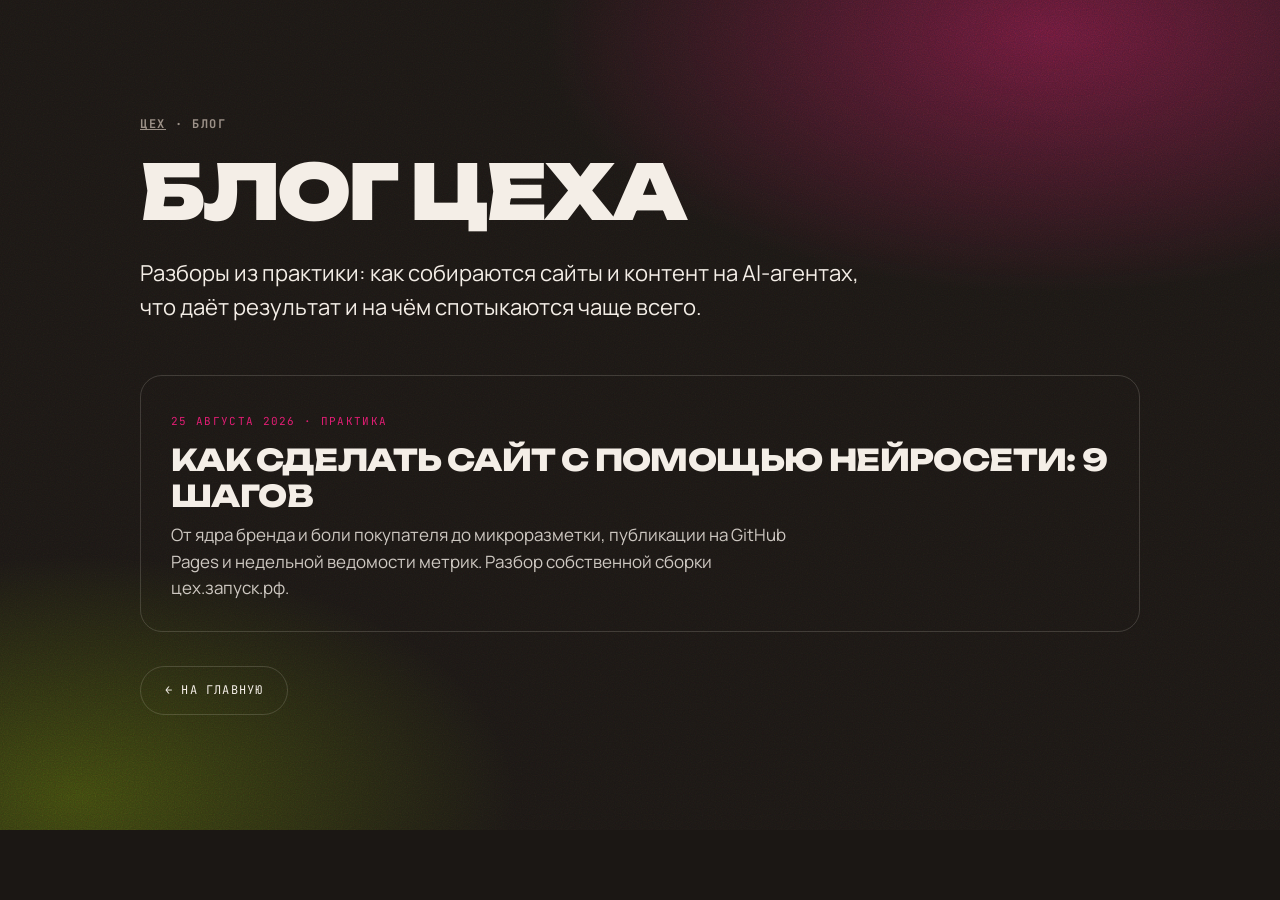
<file: blog/index.html>
<!doctype html>
<html lang="ru">
<head>
<meta charset="utf-8">
<meta name="viewport" content="width=device-width, initial-scale=1">
<title>Блог ЦЕХА · практика контента и сайтов на AI-агентах</title>
<meta name="description" content="Разборы из практики контент-завода: как собирают сайты и контент с нейросетями, что работает в SMM без штата и на чём чаще всего спотыкаются.">
<link rel="canonical" href="https://xn--e1a6ab.xn--80anktkl.xn--p1ai/blog/">
<meta name="robots" content="index, follow, max-image-preview:large">
<meta name="theme-color" content="#1B1714">
<meta property="og:type" content="website">
<meta property="og:locale" content="ru_RU">
<meta property="og:site_name" content="ЦЕХ">
<meta property="og:url" content="https://xn--e1a6ab.xn--80anktkl.xn--p1ai/blog/">
<meta property="og:title" content="Блог ЦЕХА · практика контента и сайтов на AI-агентах">
<meta property="og:description" content="Разборы из практики контент-завода: сайты и контент с нейросетями без штата.">
<meta property="og:image" content="https://xn--e1a6ab.xn--80anktkl.xn--p1ai/og.png">
<link rel="icon" href="/favicon.ico" sizes="48x48">
<link rel="preconnect" href="https://fonts.googleapis.com">
<link rel="preconnect" href="https://fonts.gstatic.com" crossorigin>
<link rel="stylesheet" href="https://fonts.googleapis.com/css2?family=Unbounded:wght@700;800;900&family=Manrope:wght@400;500;600;700&family=JetBrains+Mono:wght@400;700&display=swap">
<style>
:root{
  --ink:#1B1714; --beige:#F4EEE7; --acc:#E11D74; --dim:#9C9188;
  --line:rgba(244,238,231,.16);
  --disp:"Unbounded","Arial Black",system-ui,sans-serif;
  --ui:"JetBrains Mono",ui-monospace,monospace;
  --body:"Manrope",system-ui,-apple-system,sans-serif;
  --grain:url("data:image/svg+xml,%3Csvg xmlns='http://www.w3.org/2000/svg' width='220' height='220'%3E%3Cfilter id='n'%3E%3CfeTurbulence type='fractalNoise' baseFrequency='0.85' numOctaves='2' stitchTiles='stitch'/%3E%3C/filter%3E%3Crect width='100%25' height='100%25' filter='url(%23n)'/%3E%3C/svg%3E");
}
*{box-sizing:border-box}
body{margin:0; background:var(--ink); color:var(--beige); font-family:var(--body); font-size:17px; line-height:1.55}
.sec{position:relative; overflow:hidden; padding:clamp(56px,9vw,120px) 0}
.sec::after{content:""; position:absolute; inset:0; pointer-events:none; background-image:var(--grain); background-size:220px 220px; mix-blend-mode:overlay; opacity:.5}
.sec::before{content:""; position:absolute; inset:0; z-index:0; pointer-events:none;
  background:radial-gradient(58% 46% at 82% 4%, rgba(225,29,116,.38), transparent 68%), radial-gradient(52% 44% at 6% 96%, rgba(159,203,0,.26), transparent 66%)}
.wrap{position:relative; z-index:2; width:min(1000px,100% - 2*clamp(20px,5vw,64px)); margin-inline:auto}
.kicker{font-family:var(--ui); font-size:12px; font-weight:700; text-transform:uppercase; letter-spacing:.14em; color:var(--dim); margin:0 0 18px}
.kicker a{color:var(--dim)}
h1{font-family:var(--disp); font-weight:900; font-size:clamp(36px,7vw,76px); line-height:1.05; letter-spacing:-.04em; text-transform:uppercase; margin:0}
.lead{font-size:clamp(18px,2.2vw,22px); max-width:56ch; margin-top:24px}
a{color:inherit}
.list{display:flex; flex-direction:column; gap:14px; margin-top:clamp(30px,4vw,52px)}
.item{border:1px solid var(--line); border-radius:22px; padding:clamp(20px,3vw,30px); text-decoration:none; display:block; transition:background .18s ease, transform .18s ease}
.item:hover,.item:focus-visible{background:rgba(255,255,255,.07); transform:translateY(-2px)}
.item .date{font-family:var(--ui); font-size:11px; letter-spacing:.12em; text-transform:uppercase; color:var(--acc)}
.item h2{font-family:var(--disp); font-weight:800; font-size:clamp(20px,3vw,30px); line-height:1.2; letter-spacing:-.02em; margin:10px 0 8px; text-transform:uppercase}
.item p{margin:0; color:var(--beige); opacity:.82; max-width:66ch}
.back{display:inline-block; margin-top:34px; font-family:var(--ui); font-size:12px; text-transform:uppercase; letter-spacing:.1em; border:1px solid var(--line); border-radius:999px; padding:14px 24px; text-decoration:none}
:focus-visible{outline:3px solid var(--acc); outline-offset:3px; border-radius:6px}
</style>
</head>
<body>
<section class="sec">
  <div class="wrap">
    <nav class="kicker" aria-label="Хлебные крошки"><a href="/">ЦЕХ</a> · Блог</nav>
    <h1>Блог цеха</h1>
    <p class="lead">Разборы из практики: как собираются сайты и контент на AI-агентах, что даёт результат и на чём спотыкаются чаще всего.</p>
    <div class="list">
      <a class="item" href="/blog/kak-sdelat-sayt-neyrosetyu/">
        <span class="date">25 августа 2026 · практика</span>
        <h2>Как сделать сайт с помощью нейросети: 9 шагов</h2>
        <p>От ядра бренда и боли покупателя до микроразметки, публикации на GitHub Pages и недельной ведомости метрик. Разбор собственной сборки цех.запуск.рф.</p>
      </a>
    </div>
    <a class="back" href="/">← На главную</a>
  </div>
</section>
</body>
</html>
</file>
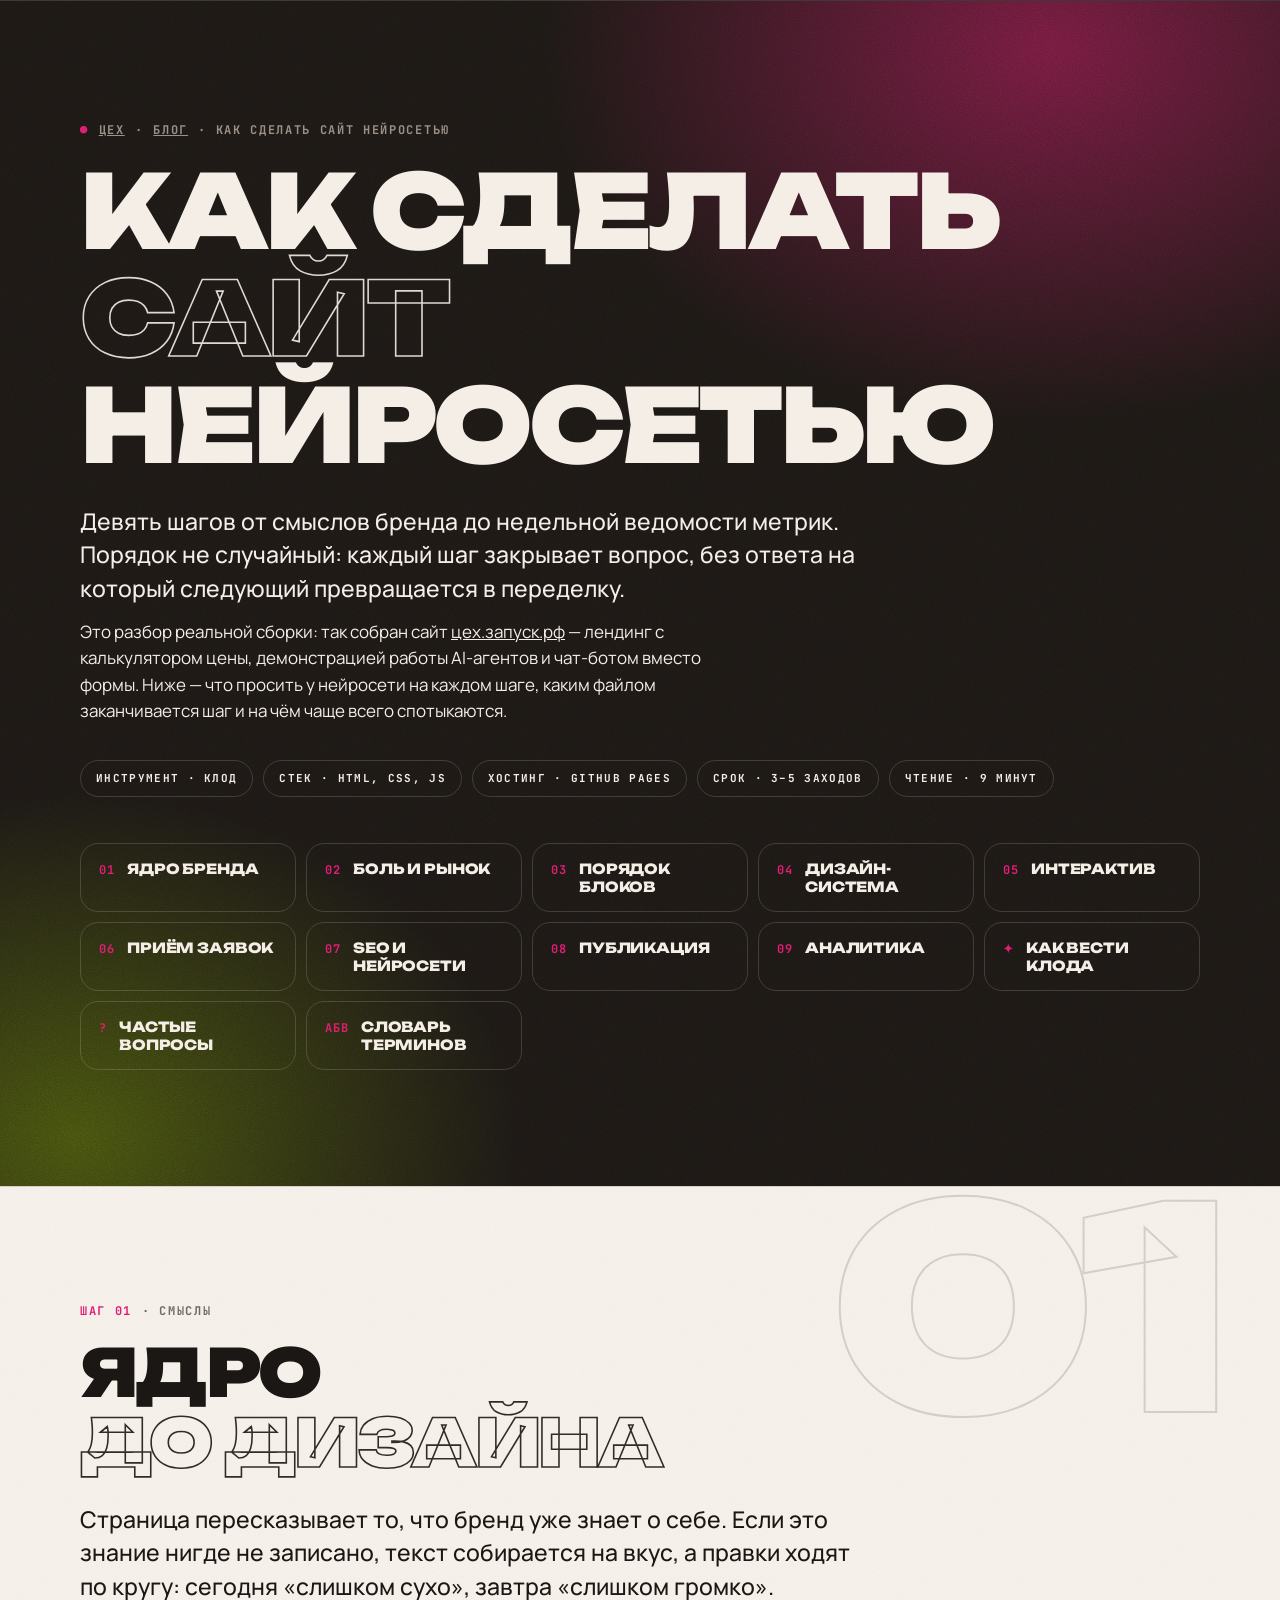
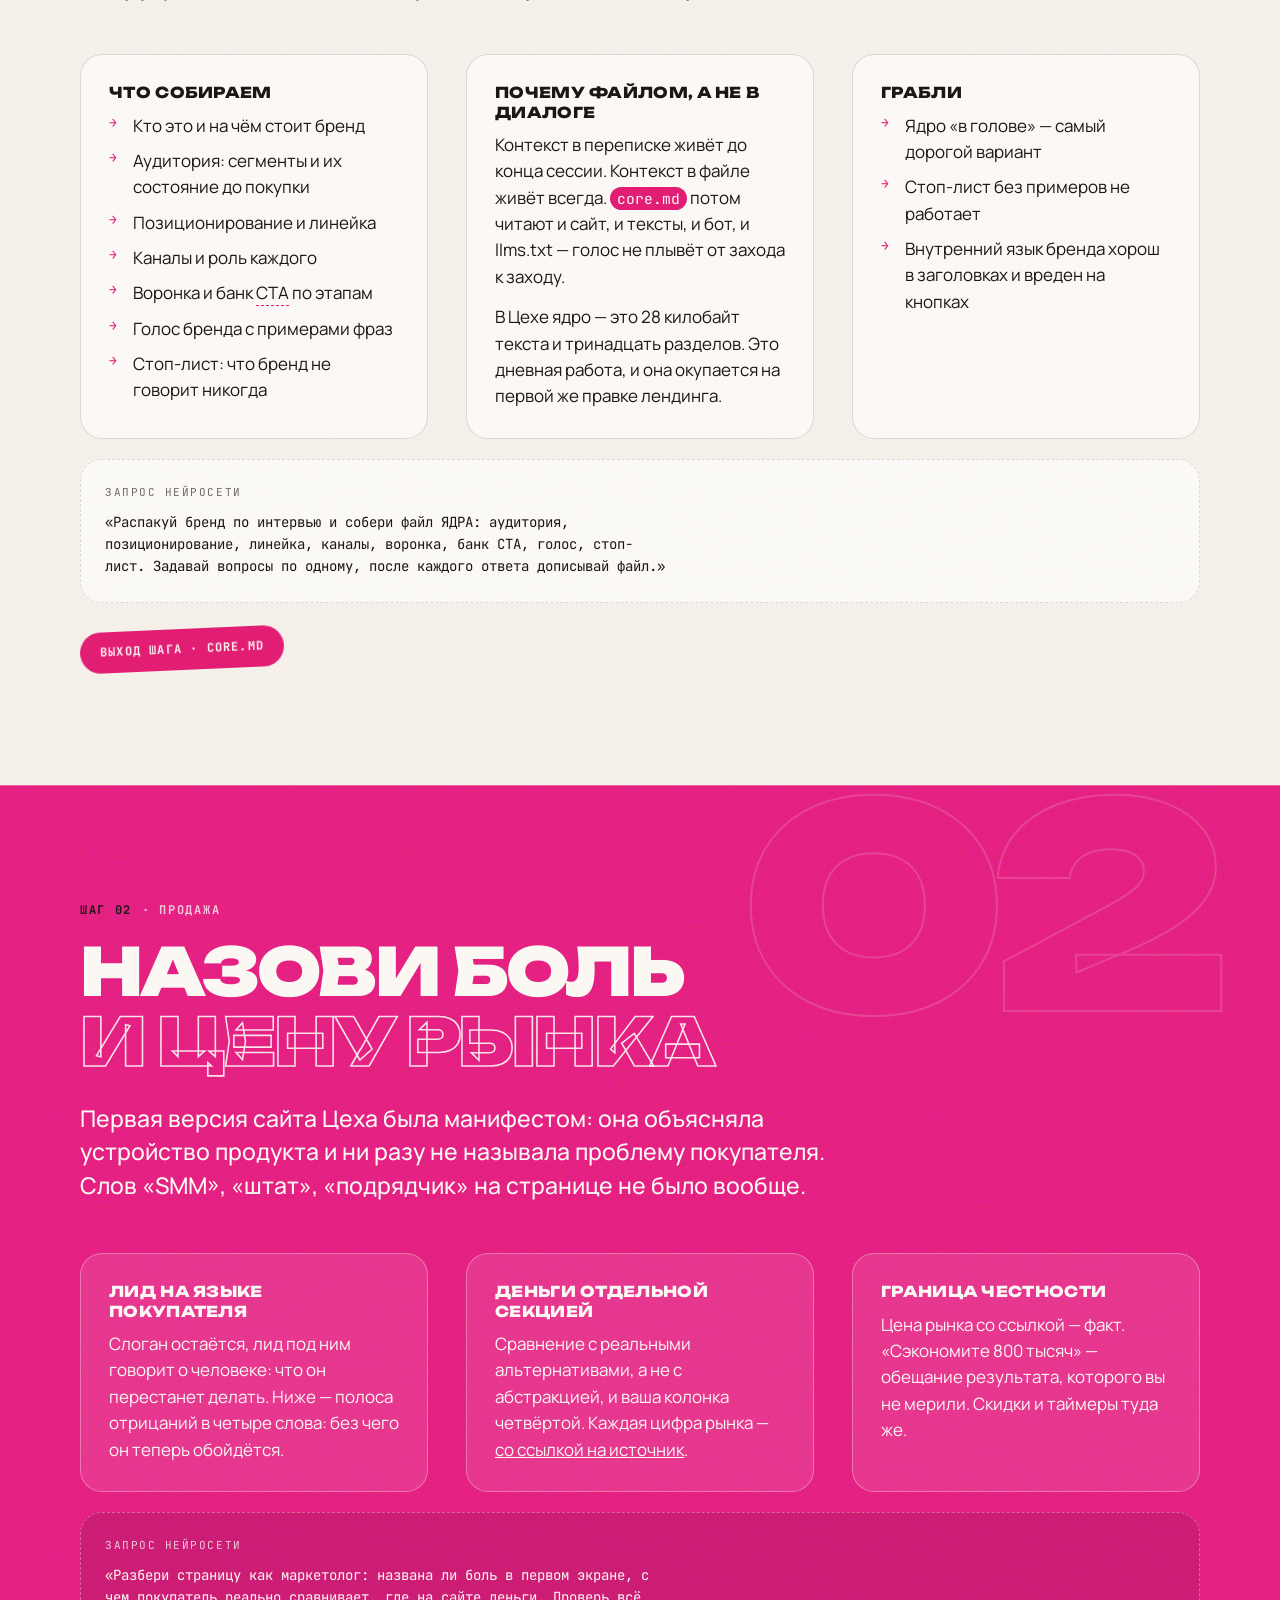
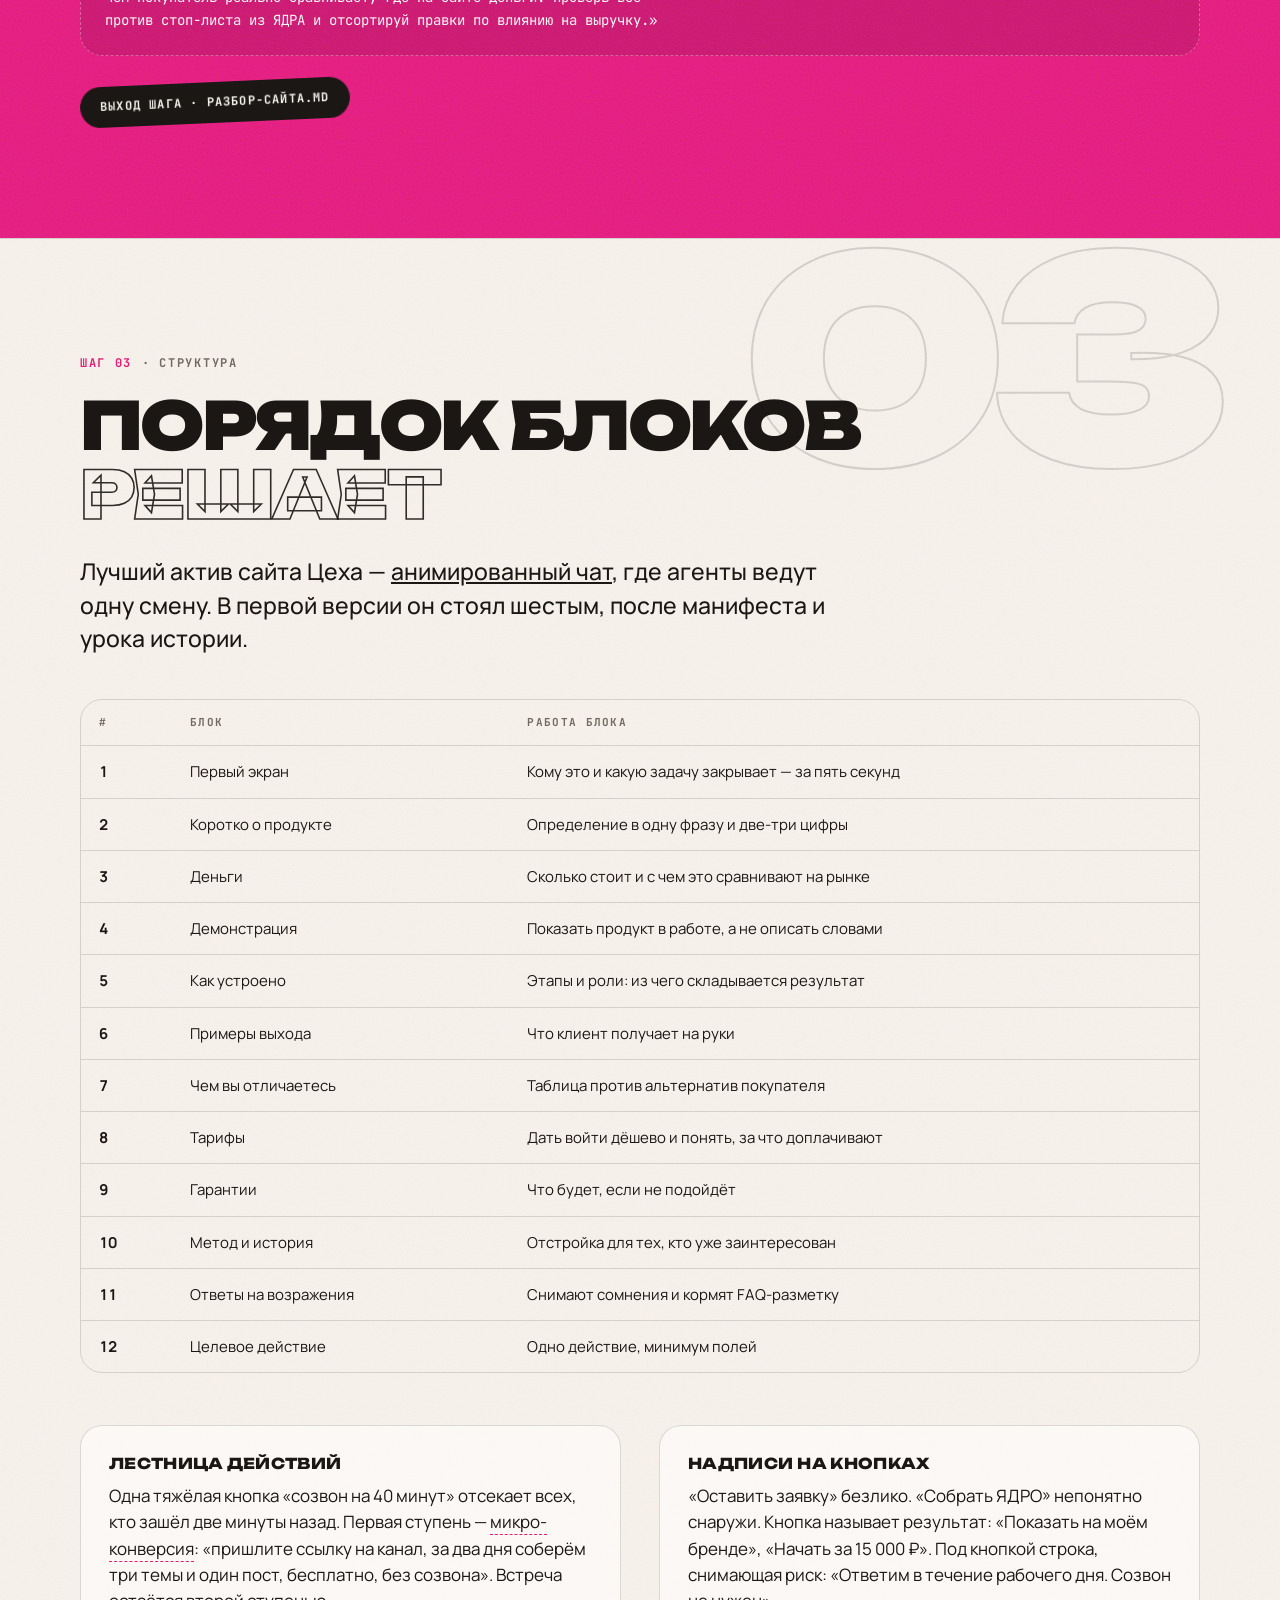
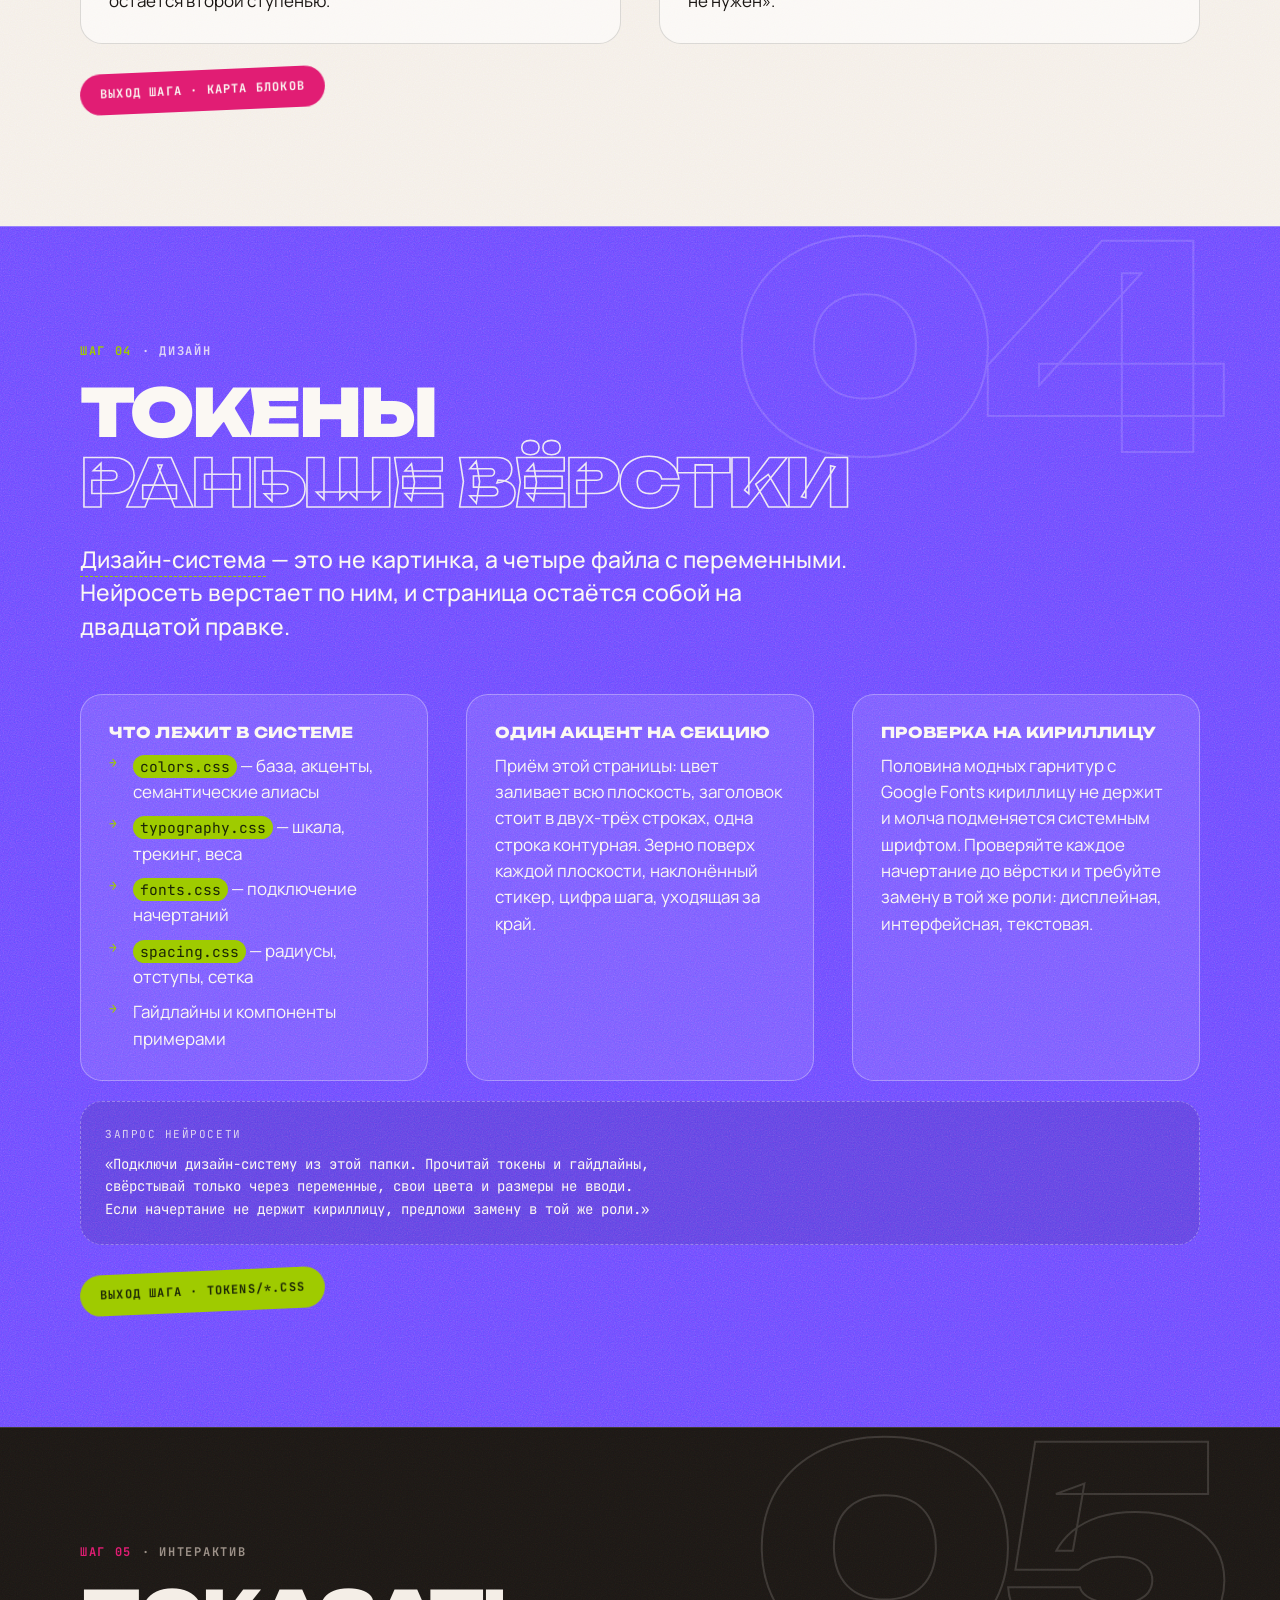
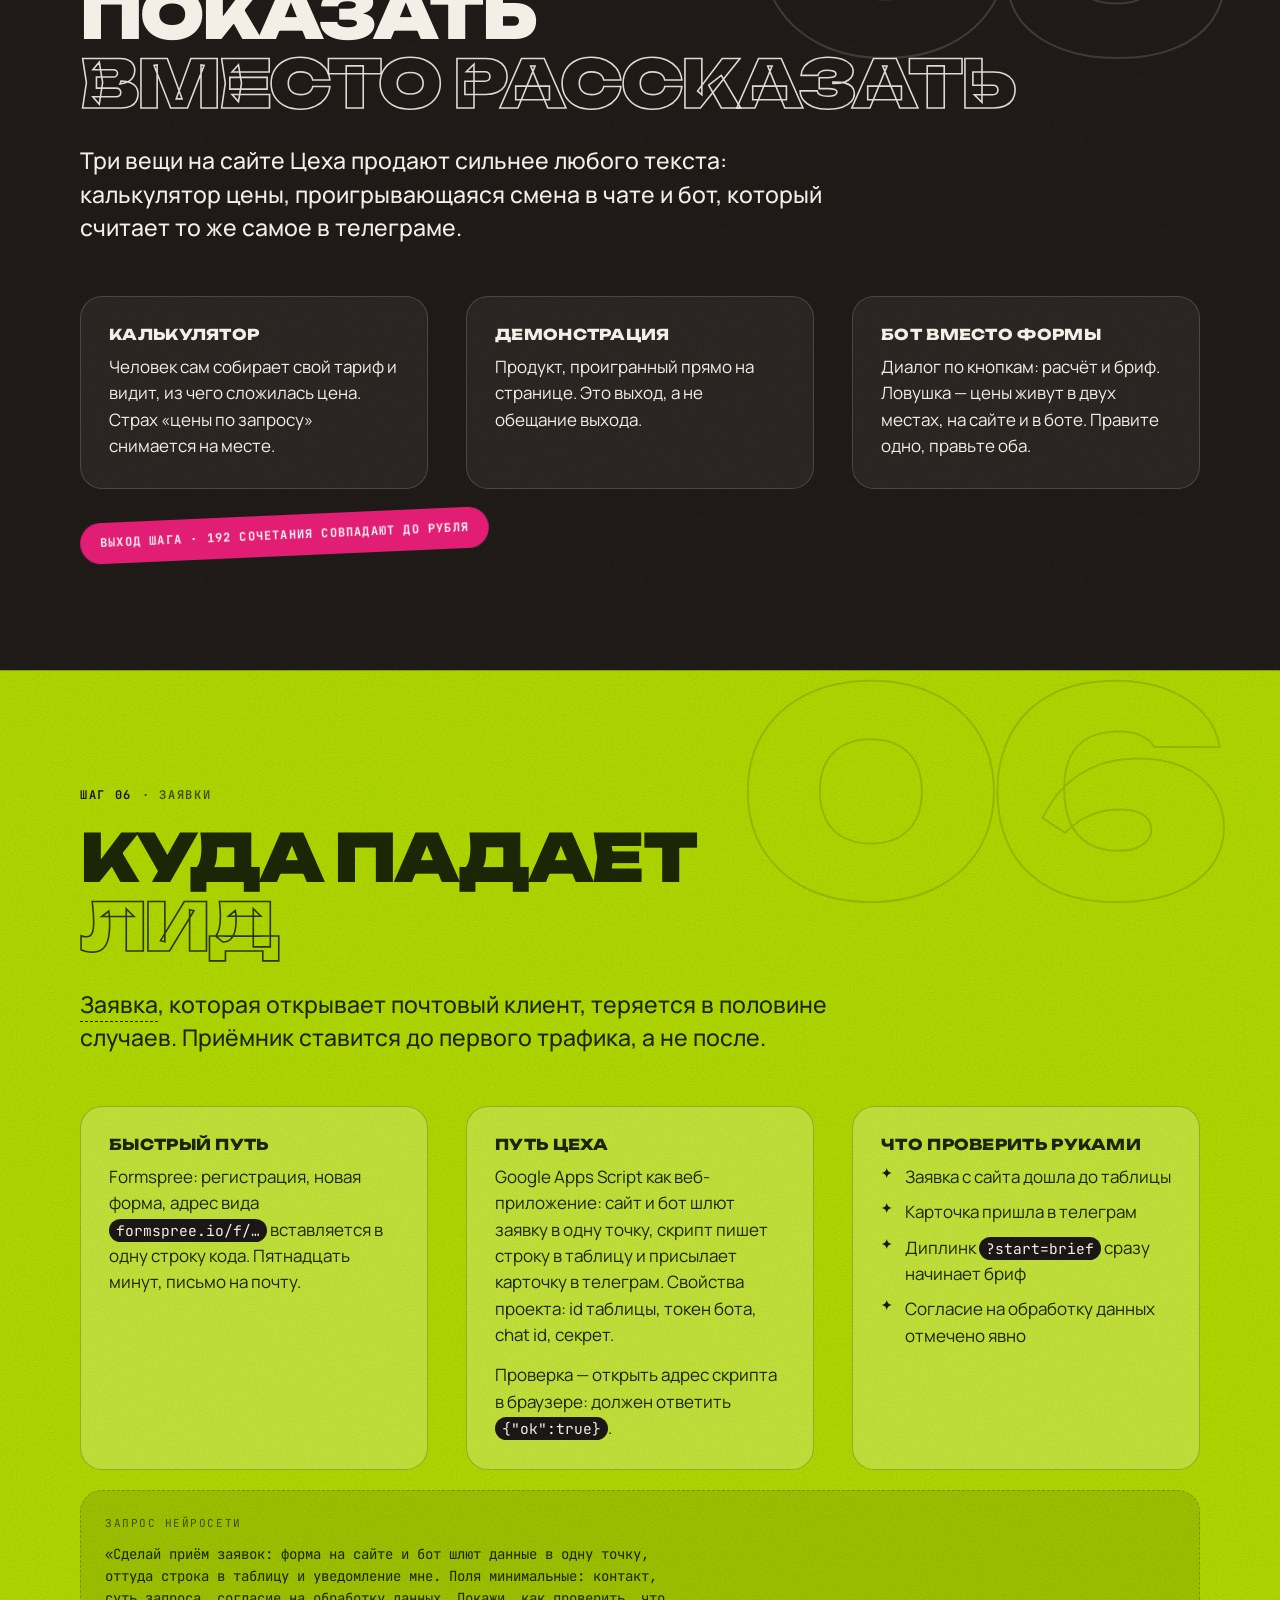
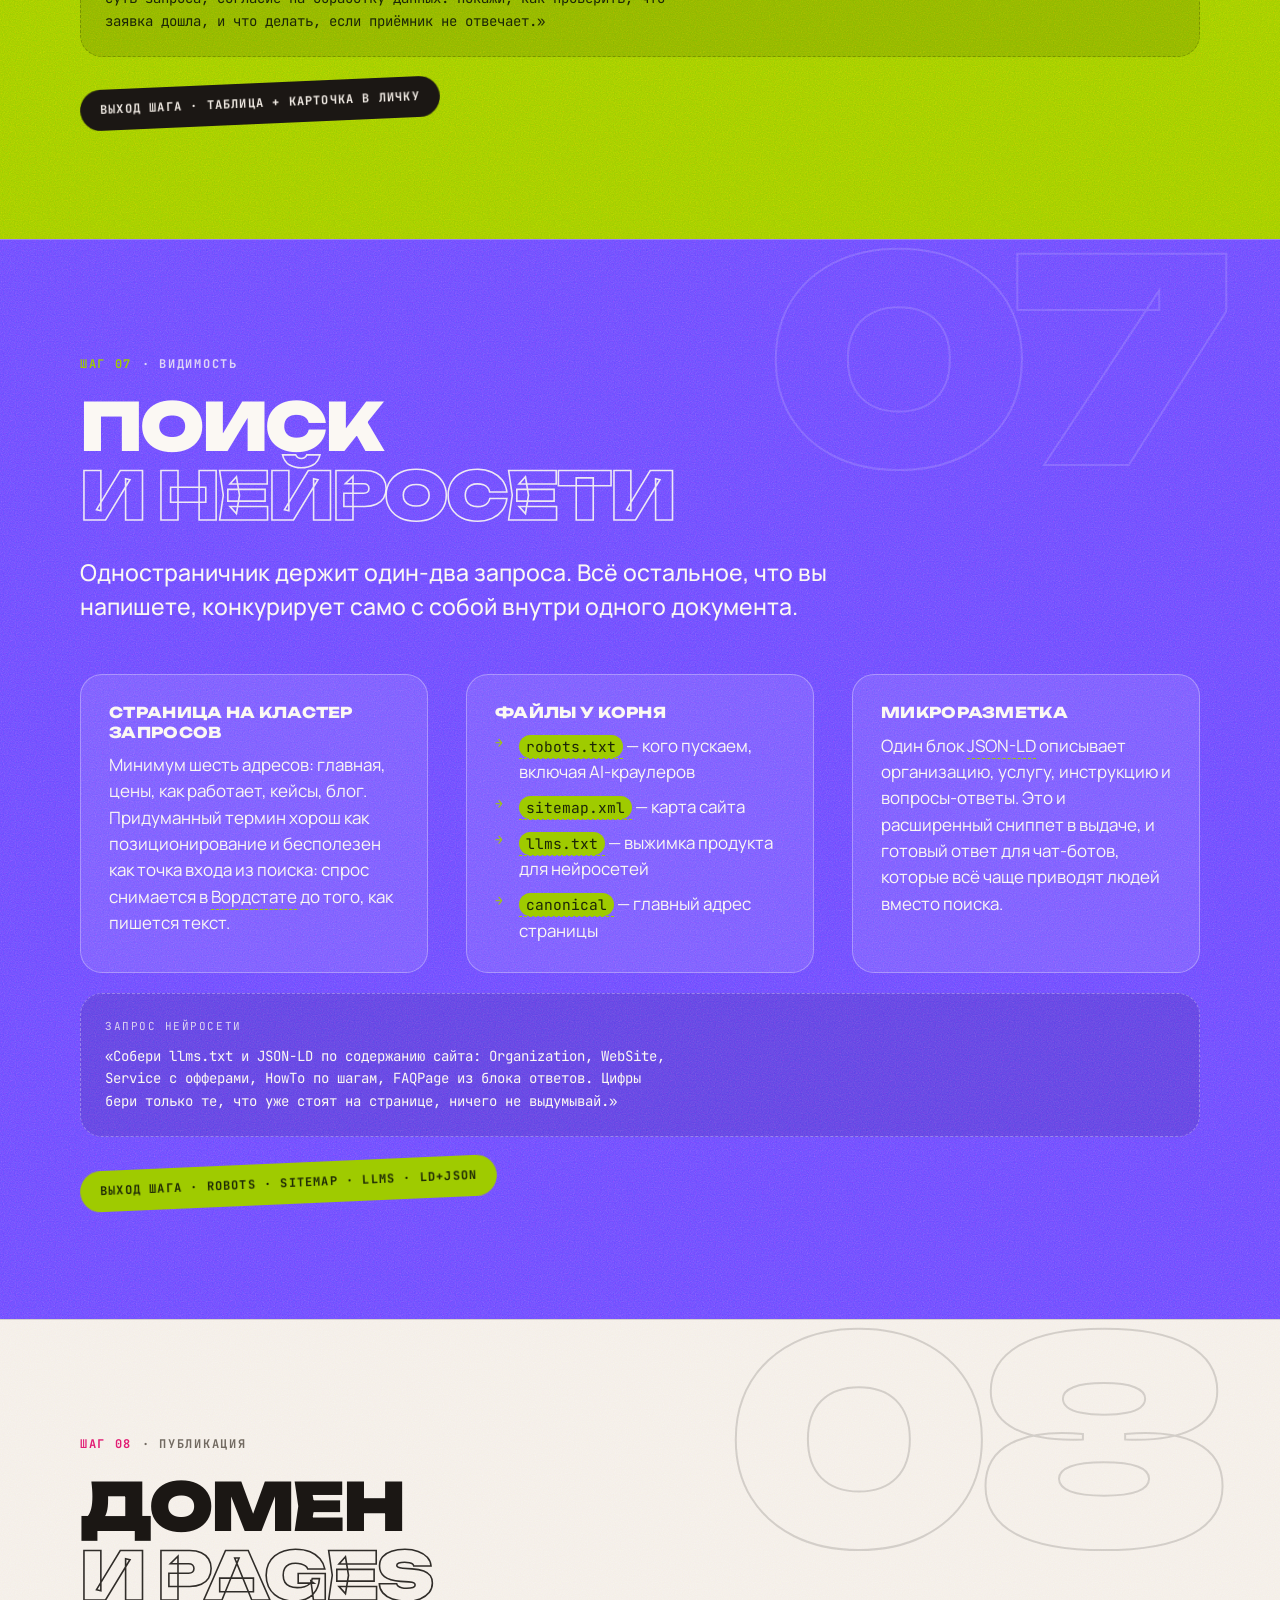
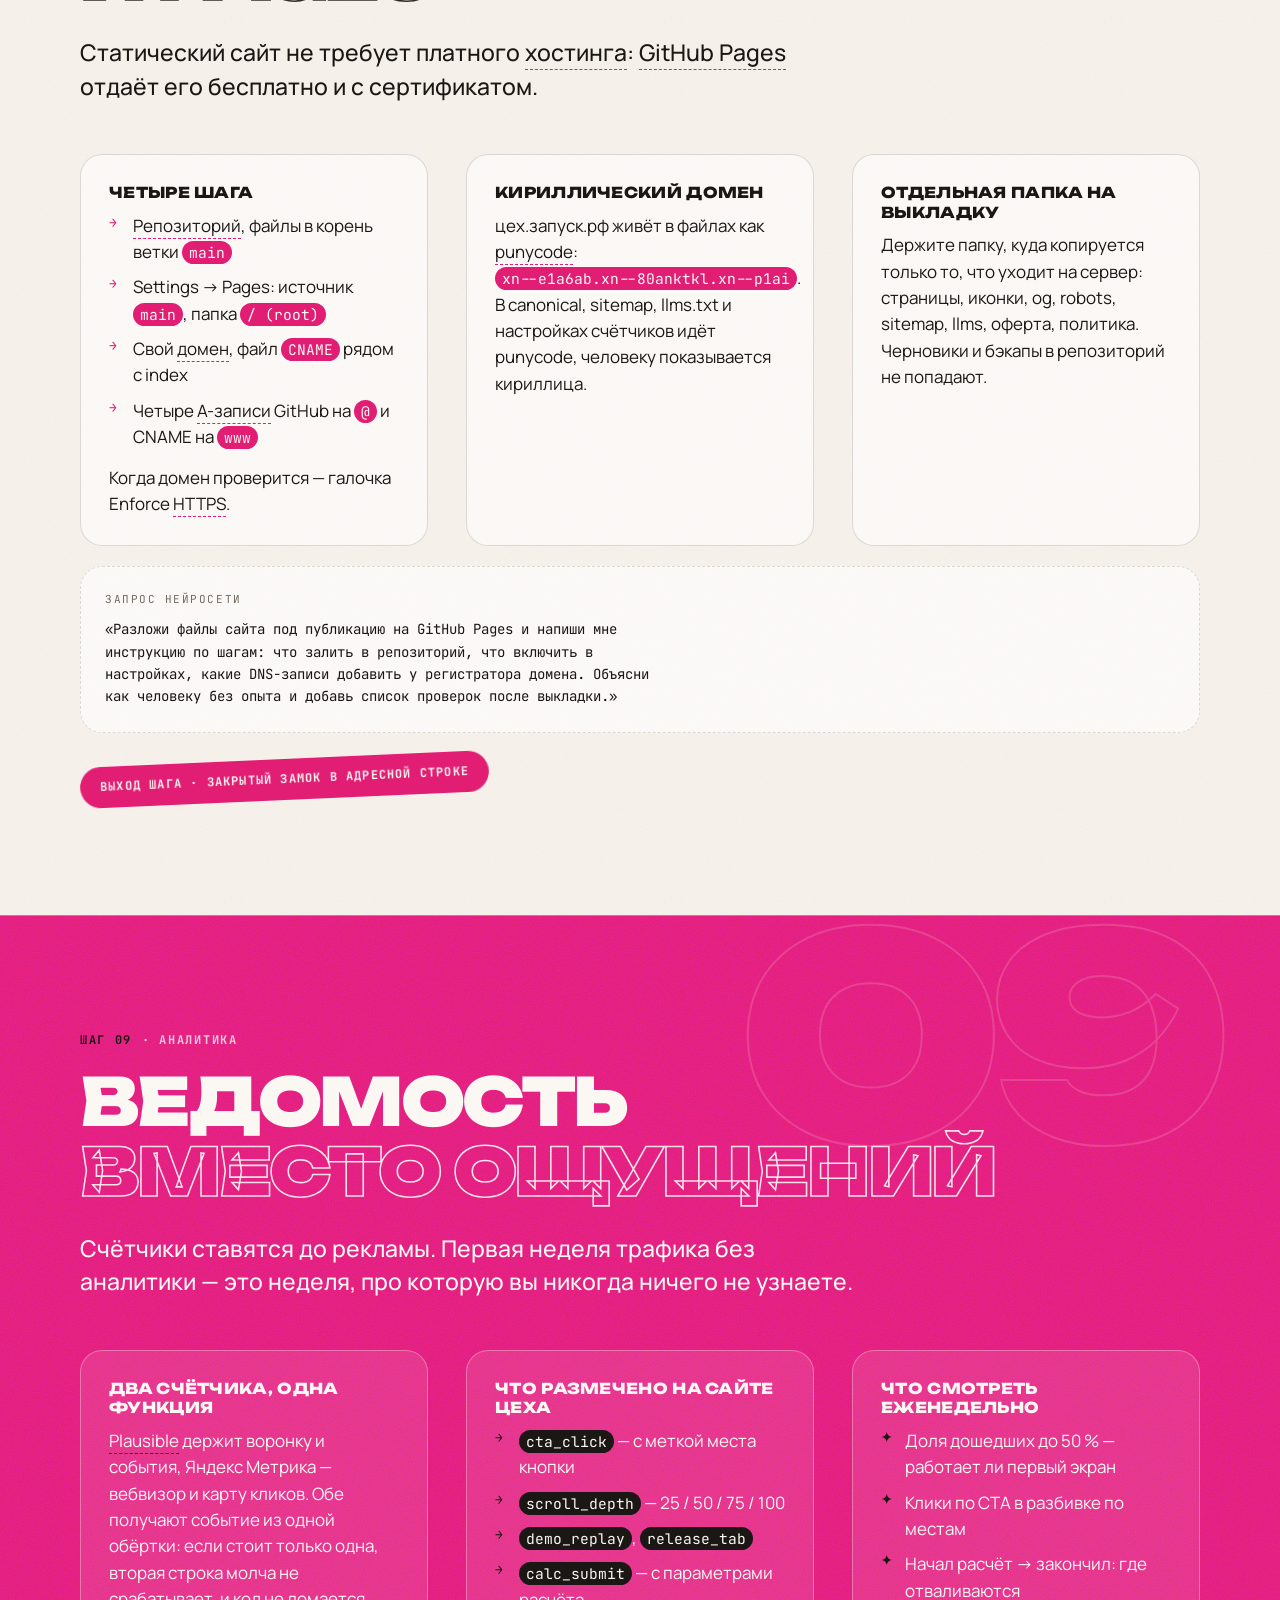
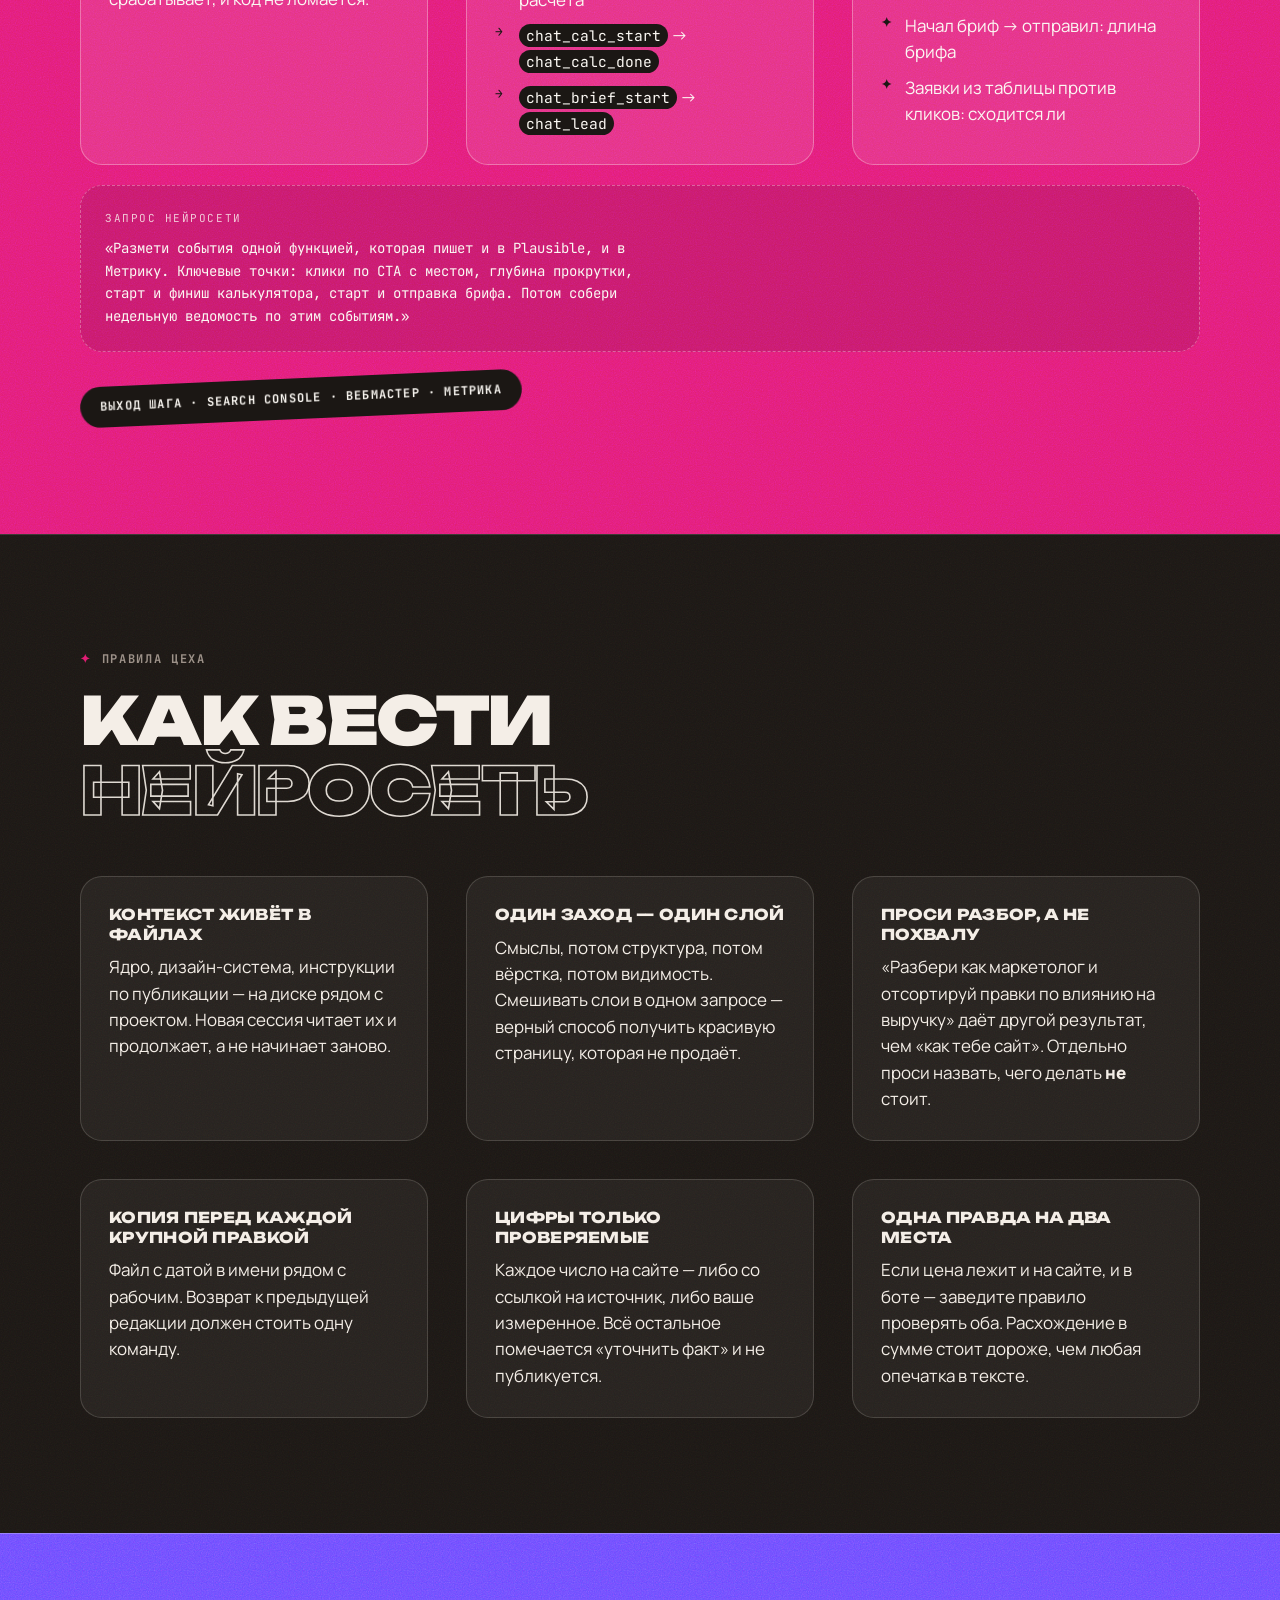
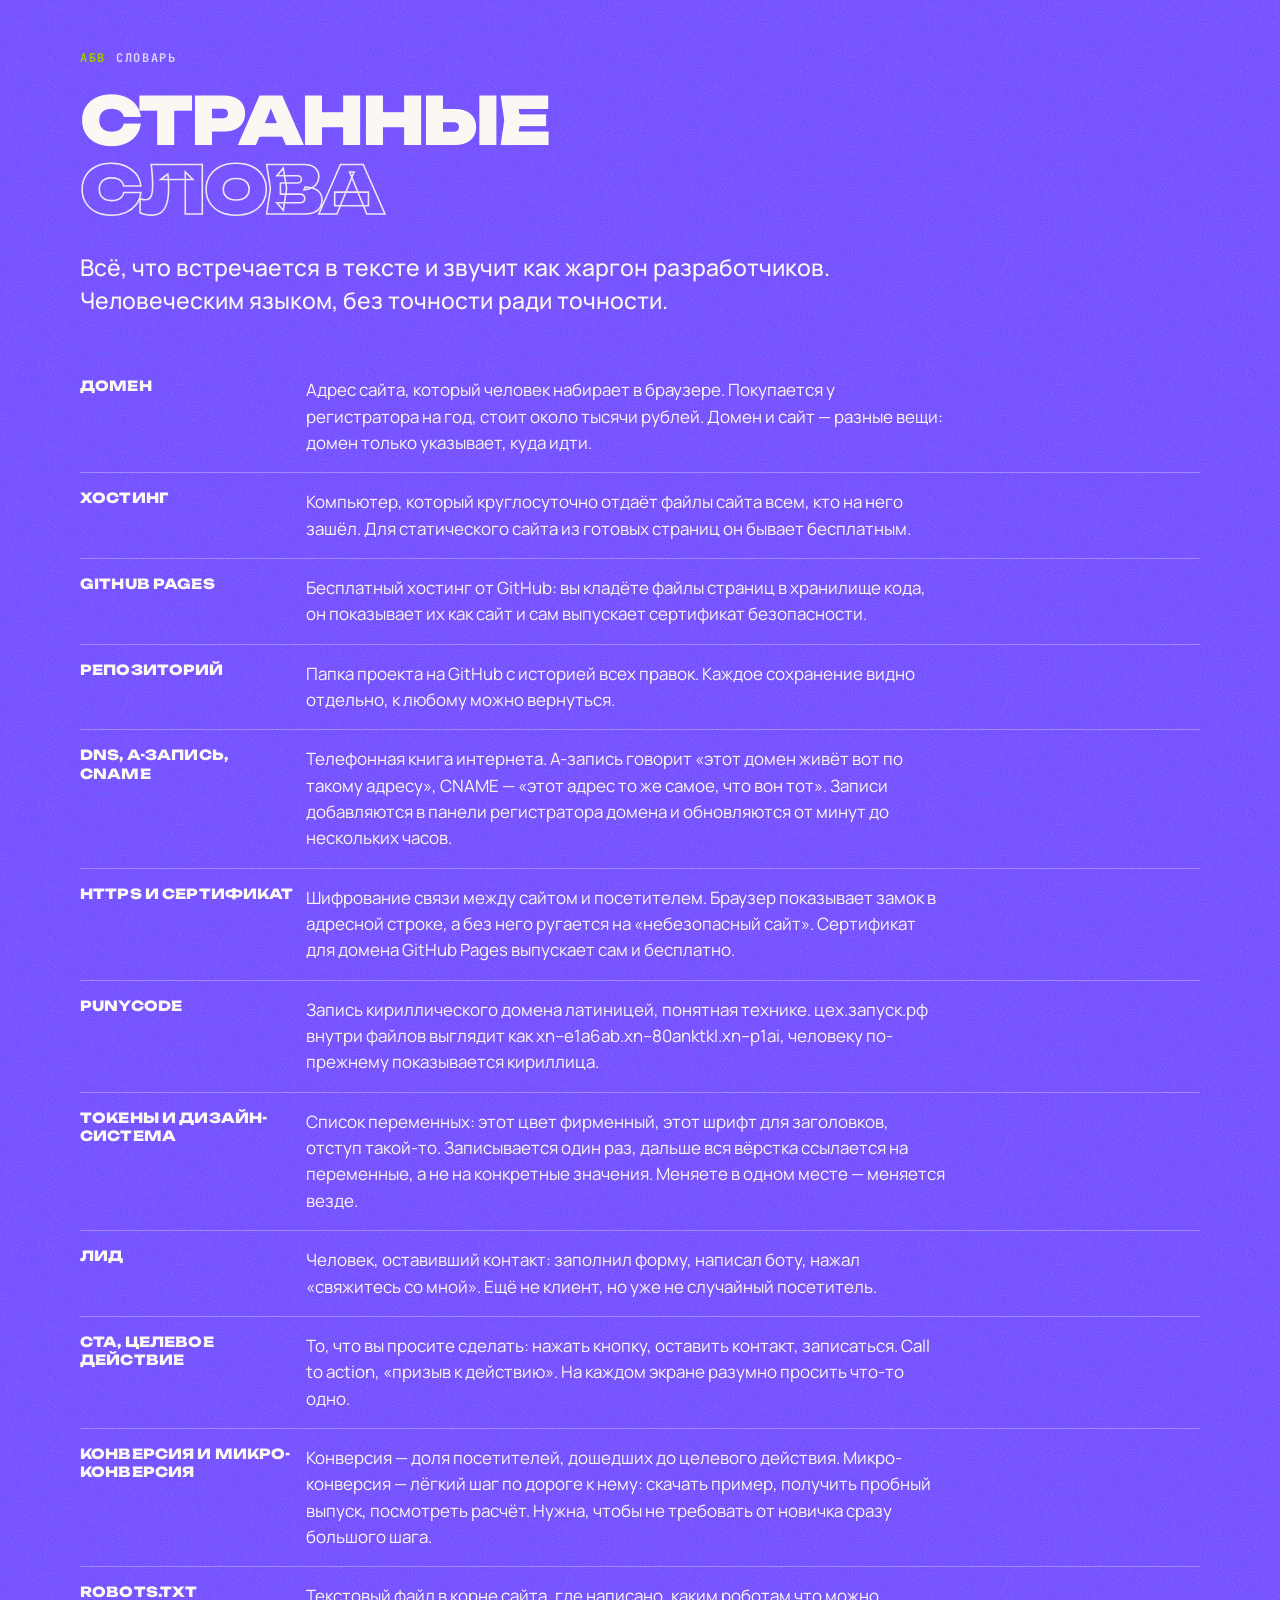
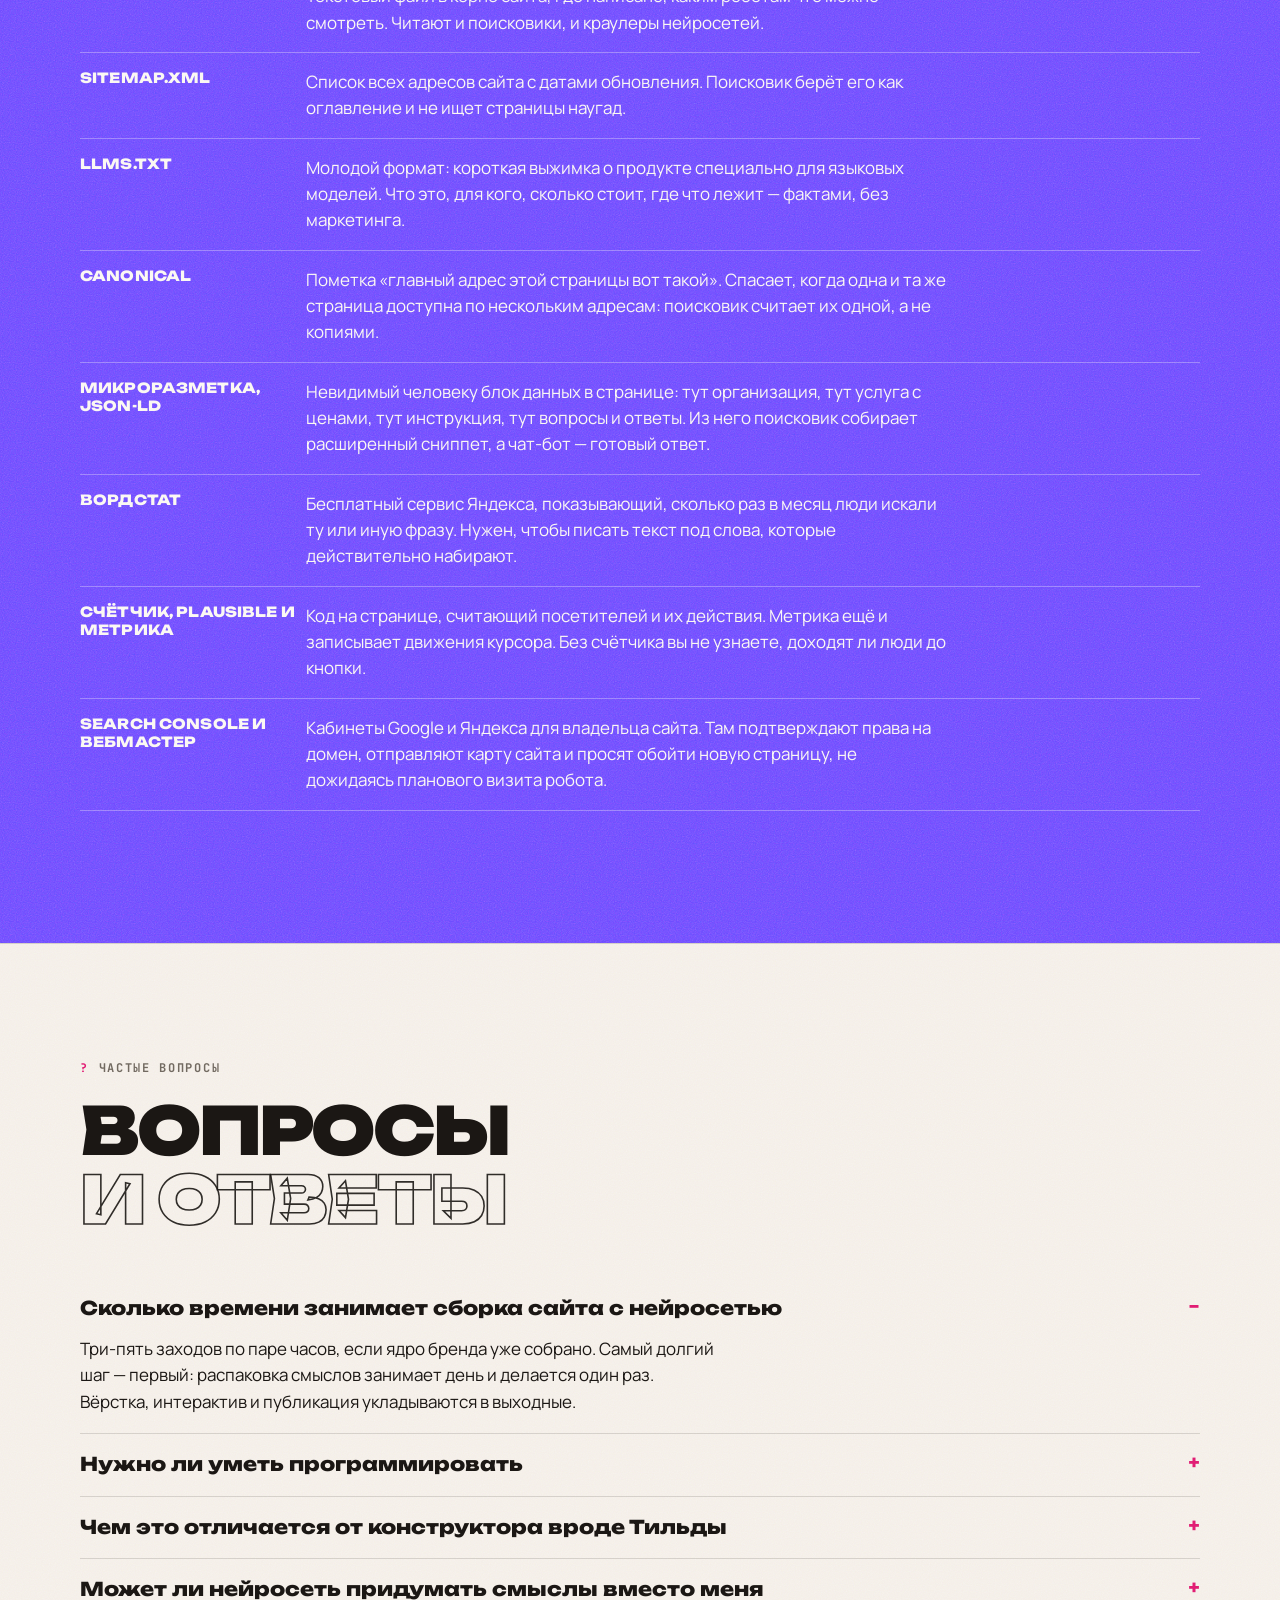
<file: blog/kak-sdelat-sayt-neyrosetyu/index.html>
<!doctype html>
<html lang="ru">
<head>
<meta charset="utf-8">
<meta name="viewport" content="width=device-width, initial-scale=1">

<title>Как сделать сайт с помощью нейросети: 9 шагов · ЦЕХ</title>
<meta name="description" content="Пошаговый разбор: как сделать сайт с помощью нейросети — от ядра бренда и структуры страницы до SEO, публикации и аналитики. Девять шагов на опыте сборки цех.запуск.рф.">
<meta name="author" content="ЦЕХ">
<link rel="canonical" href="https://xn--e1a6ab.xn--80anktkl.xn--p1ai/blog/kak-sdelat-sayt-neyrosetyu/">
<meta name="theme-color" content="#1B1714">
<meta name="robots" content="index, follow, max-image-preview:large, max-snippet:-1">
<meta property="article:published_time" content="2026-08-25">
<meta property="article:modified_time" content="2026-08-25">

<meta property="og:type" content="article">
<meta property="og:locale" content="ru_RU">
<meta property="og:site_name" content="ЦЕХ">
<meta property="og:url" content="https://xn--e1a6ab.xn--80anktkl.xn--p1ai/blog/kak-sdelat-sayt-neyrosetyu/">
<meta property="og:title" content="Как сделать сайт с помощью нейросети: 9 шагов от смыслов до аналитики">
<meta property="og:description" content="Ядро бренда, боль покупателя, порядок блоков, дизайн-система, интерактив, приём заявок, SEO, публикация и метрики. Разбор на живом проекте.">
<meta property="og:image" content="https://xn--e1a6ab.xn--80anktkl.xn--p1ai/og.png">
<meta property="og:image:width" content="1200">
<meta property="og:image:height" content="630">
<meta property="og:image:alt" content="Плакат ЦЕХ: контент-завод на AI-агентах">
<meta name="twitter:card" content="summary_large_image">
<meta name="twitter:title" content="Как сделать сайт с помощью нейросети: 9 шагов">
<meta name="twitter:description" content="От ядра бренда до недельной ведомости метрик. Разбор на живом проекте.">
<meta name="twitter:image" content="https://xn--e1a6ab.xn--80anktkl.xn--p1ai/og.png">

<link rel="icon" href="/favicon.ico" sizes="48x48">
<link rel="icon" type="image/png" sizes="32x32" href="/favicon-32x32.png">
<link rel="apple-touch-icon" sizes="180x180" href="/apple-touch-icon.png">

<link rel="preconnect" href="https://fonts.googleapis.com">
<link rel="preconnect" href="https://fonts.gstatic.com" crossorigin>
<link rel="stylesheet" href="https://fonts.googleapis.com/css2?family=Unbounded:wght@400;700;800;900&family=Manrope:wght@400;500;600;700;800&family=JetBrains+Mono:wght@400;500;700&display=swap">

<style>
:root{
  --ink:#1B1714; --beige:#F4EEE7; --cream:#FBF8F3;
  --fuchsia:#E11D74; --lime:#9FCB00; --violet:#6A4BFF;
  --grain:url("data:image/svg+xml,%3Csvg xmlns='http://www.w3.org/2000/svg' width='220' height='220'%3E%3Cfilter id='n'%3E%3CfeTurbulence type='fractalNoise' baseFrequency='0.85' numOctaves='2' stitchTiles='stitch'/%3E%3C/filter%3E%3Crect width='100%25' height='100%25' filter='url(%23n)'/%3E%3C/svg%3E");
  --disp:"Unbounded","Arial Black",system-ui,sans-serif;
  --ui:"JetBrains Mono",ui-monospace,monospace;
  --body:"Manrope",system-ui,-apple-system,sans-serif;
}

*{box-sizing:border-box}
body{
  margin:0; background:var(--ink); color:var(--beige);
  font-family:var(--body); font-size:17px; line-height:1.55;
  -webkit-font-smoothing:antialiased;
}
img{max-width:100%}

/* ---------- section floods ---------- */
.sec{
  position:relative; overflow:hidden;
  background:var(--bg); color:var(--fg);
  padding:clamp(56px,9vw,132px) 0;
  border-top:1px solid var(--line);
}
.sec::after{
  content:""; position:absolute; inset:0; pointer-events:none;
  background-image:var(--grain); background-size:220px 220px;
  mix-blend-mode:overlay; opacity:.55;
}
.s-ink{--bg:#1B1714;--fg:#F4EEE7;--dim:#9C9188;--acc:#E11D74;--acc-on:#FBF8F3;--line:rgba(244,238,231,.16);--ghost:rgba(244,238,231,.9)}
.s-cream{--bg:#F4EEE7;--fg:#1B1714;--dim:#726A61;--acc:#E11D74;--acc-on:#FBF8F3;--line:rgba(27,23,20,.14);--ghost:rgba(27,23,20,.9)}
.s-fuchsia{--bg:#E11D74;--fg:#FBF8F3;--dim:rgba(251,248,243,.78);--acc:#1B1714;--acc-on:#FBF8F3;--line:rgba(251,248,243,.32);--ghost:rgba(251,248,243,.9)}
.s-lime{--bg:#9FCB00;--fg:#1B2606;--dim:rgba(27,38,6,.72);--acc:#1B1714;--acc-on:#F4EEE7;--line:rgba(27,38,6,.26);--ghost:rgba(27,38,6,.9)}
.s-violet{--bg:#6A4BFF;--fg:#FBF8F3;--dim:rgba(251,248,243,.78);--acc:#9FCB00;--acc-on:#1B2606;--line:rgba(251,248,243,.32);--ghost:rgba(251,248,243,.9)}

.wrap{position:relative; z-index:2; width:min(1120px,100% - 2*clamp(20px,5vw,64px)); margin-inline:auto}

/* ---------- type ---------- */
.kicker{
  font-family:var(--ui); font-size:12px; font-weight:700;
  text-transform:uppercase; letter-spacing:.14em; color:var(--dim);
  display:flex; align-items:center; gap:10px; margin:0 0 18px;
  flex-wrap:wrap;
}
.kicker b{color:var(--acc); font-weight:700}
.kicker a{color:var(--dim)}

h1,h2{
  font-family:var(--disp); font-weight:900;
  letter-spacing:-.04em; line-height:1.05;
  text-wrap:balance; margin:0;
  text-transform:uppercase;
}
h1{font-size:clamp(38px,8.4vw,102px); margin-top:6px}
h2{font-size:clamp(28px,5.2vw,66px)}
.ghost{
  color:transparent; -webkit-text-stroke:1.6px var(--ghost);
  display:block;
}
h3{
  font-family:var(--disp); font-weight:800; font-size:15px;
  letter-spacing:.02em; line-height:1.3; margin:0 0 10px; text-transform:uppercase;
}
p{margin:0 0 14px; max-width:64ch}
.lead{font-size:clamp(18px,2.2vw,23px); line-height:1.45; font-weight:500; max-width:56ch; margin-top:26px}
a{color:inherit}
strong{font-weight:800}
code{
  font-family:var(--ui); font-size:.86em; background:var(--acc);
  color:var(--acc-on); padding:2px 7px; border-radius:999px; white-space:nowrap;
}

/* ---------- step numeral ---------- */
.step{position:relative}
.num{
  position:absolute; right:-.06em; top:-.34em;
  font-family:var(--disp); font-weight:900; font-size:clamp(130px,22vw,290px);
  line-height:.72; letter-spacing:-.06em;
  color:transparent; -webkit-text-stroke:2px var(--ghost);
  opacity:.17; pointer-events:none; z-index:1; user-select:none;
}

/* ---------- blocks ---------- */
.cols{
  display:grid; gap:clamp(20px,3vw,38px); margin-top:clamp(30px,4vw,52px);
  grid-template-columns:repeat(auto-fit,minmax(260px,1fr));
}
.card{
  border:1px solid var(--line); border-radius:22px;
  padding:clamp(18px,2.4vw,28px); background:rgba(255,255,255,.05);
}
.s-cream .card{background:rgba(255,255,255,.55)}
.s-lime .card{background:rgba(255,255,255,.22)}
.s-fuchsia .card,.s-violet .card{background:rgba(255,255,255,.10)}
.card p:last-child,.card ul:last-child{margin-bottom:0}

ul{margin:0 0 14px; padding-left:0; list-style:none; display:flex; flex-direction:column; gap:9px; max-width:64ch}
li{position:relative; padding-left:24px}
li::before{
  content:"→"; position:absolute; left:0; top:0;
  font-family:var(--ui); font-size:13px; color:var(--acc); font-weight:700;
}
ul.check li::before{content:"✦"}

.prompt{
  margin-top:20px; border:1px dashed var(--line); border-radius:22px;
  padding:clamp(16px,2.2vw,24px); background:rgba(0,0,0,.10);
}
.s-cream .prompt{background:rgba(255,255,255,.6)}
.prompt .tag{
  font-family:var(--ui); font-size:11px; text-transform:uppercase;
  letter-spacing:.14em; color:var(--dim); display:block; margin-bottom:10px;
}
.prompt q{
  font-family:var(--ui); font-size:14px; line-height:1.6;
  display:block; quotes:"«" "»"; max-width:70ch;
}

.sticker{
  display:inline-block; margin-top:26px;
  font-family:var(--ui); font-size:12px; font-weight:700;
  text-transform:uppercase; letter-spacing:.1em;
  background:var(--acc); color:var(--acc-on);
  padding:11px 20px; border-radius:999px; transform:rotate(-2.5deg);
}

/* ---------- table ---------- */
.tablewrap{overflow-x:auto; margin-top:clamp(26px,3.5vw,44px); border:1px solid var(--line); border-radius:22px}
table{border-collapse:collapse; width:100%; min-width:640px; font-size:15px}
th,td{text-align:left; padding:14px 18px; border-bottom:1px solid var(--line); vertical-align:top}
th{
  font-family:var(--ui); font-size:11px; text-transform:uppercase;
  letter-spacing:.12em; color:var(--dim); font-weight:700;
}
tr:last-child td{border-bottom:0}
td:first-child{font-weight:700}
.tn{font-variant-numeric:tabular-nums}

/* ---------- hero ---------- */
.hero{padding-top:clamp(56px,10vw,120px); padding-bottom:clamp(56px,9vw,120px)}
.hero::before{
  content:""; position:absolute; inset:0; z-index:0; pointer-events:none;
  background:
    radial-gradient(58% 46% at 82% 4%, rgba(225,29,116,.42), transparent 68%),
    radial-gradient(52% 44% at 6% 96%, rgba(159,203,0,.30), transparent 66%);
}
.hero h1 span{display:block}
.meta{display:flex; flex-wrap:wrap; gap:10px; margin-top:36px}
.meta span{
  font-family:var(--ui); font-size:11px; font-weight:700; text-transform:uppercase;
  letter-spacing:.12em; border:1px solid var(--line); border-radius:999px; padding:9px 15px;
}

/* ---------- map ---------- */
.map{display:grid; gap:10px; margin-top:clamp(28px,4vw,46px); grid-template-columns:repeat(auto-fit,minmax(210px,1fr))}
.map a{
  text-decoration:none; border:1px solid var(--line); border-radius:18px;
  padding:16px 18px; display:flex; gap:12px; align-items:baseline;
  transition:background .18s ease, transform .18s ease;
}
.map a:hover,.map a:focus-visible{background:rgba(255,255,255,.09); transform:translateY(-2px)}
.map b{font-family:var(--ui); font-size:12px; color:var(--acc); letter-spacing:.08em}
.map i{font-style:normal; font-family:var(--disp); font-weight:800; font-size:14px; text-transform:uppercase; letter-spacing:-.01em; line-height:1.25}

/* ---------- faq ---------- */
.faq{display:flex; flex-direction:column; gap:0; margin-top:clamp(26px,3.5vw,44px)}
.faq details{border-bottom:1px solid var(--line); padding:18px 0}
.faq summary{
  font-family:var(--disp); font-weight:800; font-size:clamp(15px,2vw,19px);
  cursor:pointer; list-style:none; display:flex; justify-content:space-between; gap:16px;
  line-height:1.35;
}
.faq summary::-webkit-details-marker{display:none}
.faq summary::after{content:"+"; font-family:var(--ui); color:var(--acc); font-size:20px; line-height:1}
.faq details[open] summary::after{content:"–"}
.faq p{margin:14px 0 0}

/* ---------- cta ---------- */
.cta-row{display:flex; flex-wrap:wrap; gap:12px; margin-top:32px}
.btn{
  font-family:var(--ui); font-size:12px; font-weight:700; text-transform:uppercase;
  letter-spacing:.1em; text-decoration:none; padding:16px 26px; border-radius:999px;
  background:var(--acc); color:var(--acc-on); border:1px solid var(--acc);
  transition:transform .18s ease;
}
.btn.ghost-btn{background:transparent; color:var(--fg); border-color:var(--line)}
.btn:hover{transform:translateY(-2px)}

a.term{
  text-decoration:none; border-bottom:1px dashed var(--acc);
  padding-bottom:1px;
}
a.term:hover{border-bottom-style:solid}

.gloss{display:grid; gap:0; margin-top:clamp(26px,3.5vw,44px)}
.gloss div{border-bottom:1px solid var(--line); padding:16px 0; display:grid; gap:6px; grid-template-columns:minmax(150px,220px) 1fr}
.gloss dt{font-family:var(--disp); font-weight:800; font-size:14px; text-transform:uppercase; letter-spacing:.01em; line-height:1.3}
.gloss dd{margin:0; max-width:64ch}
.gloss div:target dt{color:var(--acc)}
@media (max-width:640px){.gloss div{grid-template-columns:1fr}}

.author{margin-top:28px; font-family:var(--ui); font-size:12px; color:var(--dim); letter-spacing:.06em}

:focus-visible{outline:3px solid var(--acc); outline-offset:3px; border-radius:6px}
@media (prefers-reduced-motion:reduce){*{transition:none !important; animation:none !important}}
@media (max-width:640px){
  .num{font-size:34vw; top:-.22em; opacity:.13}
  p,ul{max-width:none}
}
</style>
</head>
<body>

<!-- ============ HERO ============ -->
<article class="sec s-ink hero">
  <div class="wrap">
    <nav class="kicker" aria-label="Хлебные крошки"><b>●</b> <a href="/">ЦЕХ</a> · <a href="/blog/">Блог</a> · Как сделать сайт нейросетью</nav>
    <h1>
      <span>Как сделать</span>
      <span class="ghost">сайт</span>
      <span>нейросетью</span>
    </h1>
    <p class="lead">Девять шагов от смыслов бренда до недельной ведомости метрик. Порядок не случайный: каждый шаг закрывает вопрос, без ответа на который следующий превращается в переделку.</p>
    <p>Это разбор реальной сборки: так собран сайт <a href="/">цех.запуск.рф</a> — лендинг с калькулятором цены, демонстрацией работы AI-агентов и чат-ботом вместо формы. Ниже — что просить у нейросети на каждом шаге, каким файлом заканчивается шаг и на чём чаще всего спотыкаются.</p>
    <div class="meta">
      <span>Инструмент · Клод</span>
      <span>Стек · HTML, CSS, JS</span>
      <span>Хостинг · GitHub Pages</span>
      <span>Срок · 3–5 заходов</span>
      <span>Чтение · 9 минут</span>
    </div>
    <div class="map">
      <a href="#yadro"><b>01</b><i>Ядро бренда</i></a>
      <a href="#bol"><b>02</b><i>Боль и рынок</i></a>
      <a href="#struktura"><b>03</b><i>Порядок блоков</i></a>
      <a href="#dizayn"><b>04</b><i>Дизайн-система</i></a>
      <a href="#interaktiv"><b>05</b><i>Интерактив</i></a>
      <a href="#zayavki"><b>06</b><i>Приём заявок</i></a>
      <a href="#seo"><b>07</b><i>SEO и нейросети</i></a>
      <a href="#publikatsiya"><b>08</b><i>Публикация</i></a>
      <a href="#analitika"><b>09</b><i>Аналитика</i></a>
      <a href="#pravila"><b>✦</b><i>Как вести Клода</i></a>
      <a href="#voprosy"><b>?</b><i>Частые вопросы</i></a>
      <a href="#slovar"><b>АБВ</b><i>Словарь терминов</i></a>
    </div>
  </div>
</article>

<!-- ============ 01 ============ -->
<section class="sec s-cream step" id="yadro">
  <div class="wrap">
    <span class="num" aria-hidden="true">01</span>
    <div class="kicker"><b>Шаг 01</b> · Смыслы</div>
    <h2>Ядро <span class="ghost">до дизайна</span></h2>
    <p class="lead">Страница пересказывает то, что бренд уже знает о себе. Если это знание нигде не записано, текст собирается на вкус, а правки ходят по кругу: сегодня «слишком сухо», завтра «слишком громко».</p>
    <div class="cols">
      <div class="card">
        <h3>Что собираем</h3>
        <ul>
          <li>Кто это и на чём стоит бренд</li>
          <li>Аудитория: сегменты и их состояние до покупки</li>
          <li>Позиционирование и линейка</li>
          <li>Каналы и роль каждого</li>
          <li>Воронка и банк <a class="term" href="#g-cta">CTA</a> по этапам</li>
          <li>Голос бренда с примерами фраз</li>
          <li>Стоп-лист: что бренд не говорит никогда</li>
        </ul>
      </div>
      <div class="card">
        <h3>Почему файлом, а не в диалоге</h3>
        <p>Контекст в переписке живёт до конца сессии. Контекст в файле живёт всегда. <code>core.md</code> потом читают и сайт, и тексты, и бот, и llms.txt — голос не плывёт от захода к заходу.</p>
        <p>В Цехе ядро — это 28 килобайт текста и тринадцать разделов. Это дневная работа, и она окупается на первой же правке лендинга.</p>
      </div>
      <div class="card">
        <h3>Грабли</h3>
        <ul>
          <li>Ядро «в голове» — самый дорогой вариант</li>
          <li>Стоп-лист без примеров не работает</li>
          <li>Внутренний язык бренда хорош в заголовках и вреден на кнопках</li>
        </ul>
      </div>
    </div>
    <div class="prompt">
      <span class="tag">Запрос нейросети</span>
      <q>Распакуй бренд по интервью и собери файл ЯДРА: аудитория, позиционирование, линейка, каналы, воронка, банк CTA, голос, стоп-лист. Задавай вопросы по одному, после каждого ответа дописывай файл.</q>
    </div>
    <div class="sticker">Выход шага · core.md</div>
  </div>
</section>

<!-- ============ 02 ============ -->
<section class="sec s-fuchsia step" id="bol">
  <div class="wrap">
    <span class="num" aria-hidden="true">02</span>
    <div class="kicker"><b>Шаг 02</b> · Продажа</div>
    <h2>Назови боль <span class="ghost">и цену рынка</span></h2>
    <p class="lead">Первая версия сайта Цеха была манифестом: она объясняла устройство продукта и ни разу не называла проблему покупателя. Слов «SMM», «штат», «подрядчик» на странице не было вообще.</p>
    <div class="cols">
      <div class="card">
        <h3>Лид на языке покупателя</h3>
        <p>Слоган остаётся, лид под ним говорит о человеке: что он перестанет делать. Ниже — полоса отрицаний в четыре слова: без чего он теперь обойдётся.</p>
      </div>
      <div class="card">
        <h3>Деньги отдельной секцией</h3>
        <p>Сравнение с реальными альтернативами, а не с абстракцией, и ваша колонка четвёртой. Каждая цифра рынка — <a href="/#vybor">со ссылкой на источник</a>.</p>
      </div>
      <div class="card">
        <h3>Граница честности</h3>
        <p>Цена рынка со ссылкой — факт. «Сэкономите 800 тысяч» — обещание результата, которого вы не мерили. Скидки и таймеры туда же.</p>
      </div>
    </div>
    <div class="prompt">
      <span class="tag">Запрос нейросети</span>
      <q>Разбери страницу как маркетолог: названа ли боль в первом экране, с чем покупатель реально сравнивает, где на сайте деньги. Проверь всё против стоп-листа из ЯДРА и отсортируй правки по влиянию на выручку.</q>
    </div>
    <div class="sticker">Выход шага · разбор-сайта.md</div>
  </div>
</section>

<!-- ============ 03 ============ -->
<section class="sec s-cream step" id="struktura">
  <div class="wrap">
    <span class="num" aria-hidden="true">03</span>
    <div class="kicker"><b>Шаг 03</b> · Структура</div>
    <h2>Порядок блоков <span class="ghost">решает</span></h2>
    <p class="lead">Лучший актив сайта Цеха — <a href="/#smena">анимированный чат</a>, где агенты ведут одну смену. В первой версии он стоял шестым, после манифеста и урока истории.</p>
    <div class="tablewrap">
      <table>
        <thead><tr><th>#</th><th>Блок</th><th>Работа блока</th></tr></thead>
        <tbody>
          <tr><td class="tn">1</td><td>Первый экран</td><td>Кому это и какую задачу закрывает — за пять секунд</td></tr>
          <tr><td class="tn">2</td><td>Коротко о продукте</td><td>Определение в одну фразу и две-три цифры</td></tr>
          <tr><td class="tn">3</td><td>Деньги</td><td>Сколько стоит и с чем это сравнивают на рынке</td></tr>
          <tr><td class="tn">4</td><td>Демонстрация</td><td>Показать продукт в работе, а не описать словами</td></tr>
          <tr><td class="tn">5</td><td>Как устроено</td><td>Этапы и роли: из чего складывается результат</td></tr>
          <tr><td class="tn">6</td><td>Примеры выхода</td><td>Что клиент получает на руки</td></tr>
          <tr><td class="tn">7</td><td>Чем вы отличаетесь</td><td>Таблица против альтернатив покупателя</td></tr>
          <tr><td class="tn">8</td><td>Тарифы</td><td>Дать войти дёшево и понять, за что доплачивают</td></tr>
          <tr><td class="tn">9</td><td>Гарантии</td><td>Что будет, если не подойдёт</td></tr>
          <tr><td class="tn">10</td><td>Метод и история</td><td>Отстройка для тех, кто уже заинтересован</td></tr>
          <tr><td class="tn">11</td><td>Ответы на возражения</td><td>Снимают сомнения и кормят FAQ-разметку</td></tr>
          <tr><td class="tn">12</td><td>Целевое действие</td><td>Одно действие, минимум полей</td></tr>
        </tbody>
      </table>
    </div>
    <div class="cols">
      <div class="card">
        <h3>Лестница действий</h3>
        <p>Одна тяжёлая кнопка «созвон на 40 минут» отсекает всех, кто зашёл две минуты назад. Первая ступень — <a class="term" href="#g-konversiya">микро-конверсия</a>: «пришлите ссылку на канал, за два дня соберём три темы и один пост, бесплатно, без созвона». Встреча остаётся второй ступенью.</p>
      </div>
      <div class="card">
        <h3>Надписи на кнопках</h3>
        <p>«Оставить заявку» безлико. «Собрать ЯДРО» непонятно снаружи. Кнопка называет результат: «Показать на моём бренде», «Начать за 15 000 ₽». Под кнопкой строка, снимающая риск: «Ответим в течение рабочего дня. Созвон не нужен».</p>
      </div>
    </div>
    <div class="sticker">Выход шага · карта блоков</div>
  </div>
</section>

<!-- ============ 04 ============ -->
<section class="sec s-violet step" id="dizayn">
  <div class="wrap">
    <span class="num" aria-hidden="true">04</span>
    <div class="kicker"><b>Шаг 04</b> · Дизайн</div>
    <h2>Токены <span class="ghost">раньше вёрстки</span></h2>
    <p class="lead"><a class="term" href="#g-tokeny">Дизайн-система</a> — это не картинка, а четыре файла с переменными. Нейросеть верстает по ним, и страница остаётся собой на двадцатой правке.</p>
    <div class="cols">
      <div class="card">
        <h3>Что лежит в системе</h3>
        <ul>
          <li><code>colors.css</code> — база, акценты, семантические алиасы</li>
          <li><code>typography.css</code> — шкала, трекинг, веса</li>
          <li><code>fonts.css</code> — подключение начертаний</li>
          <li><code>spacing.css</code> — радиусы, отступы, сетка</li>
          <li>Гайдлайны и компоненты примерами</li>
        </ul>
      </div>
      <div class="card">
        <h3>Один акцент на секцию</h3>
        <p>Приём этой страницы: цвет заливает всю плоскость, заголовок стоит в двух-трёх строках, одна строка контурная. Зерно поверх каждой плоскости, наклонённый стикер, цифра шага, уходящая за край.</p>
      </div>
      <div class="card">
        <h3>Проверка на кириллицу</h3>
        <p>Половина модных гарнитур с Google Fonts кириллицу не держит и молча подменяется системным шрифтом. Проверяйте каждое начертание до вёрстки и требуйте замену в той же роли: дисплейная, интерфейсная, текстовая.</p>
      </div>
    </div>
    <div class="prompt">
      <span class="tag">Запрос нейросети</span>
      <q>Подключи дизайн-систему из этой папки. Прочитай токены и гайдлайны, свёрстывай только через переменные, свои цвета и размеры не вводи. Если начертание не держит кириллицу, предложи замену в той же роли.</q>
    </div>
    <div class="sticker">Выход шага · tokens/*.css</div>
  </div>
</section>

<!-- ============ 05 ============ -->
<section class="sec s-ink step" id="interaktiv">
  <div class="wrap">
    <span class="num" aria-hidden="true">05</span>
    <div class="kicker"><b>Шаг 05</b> · Интерактив</div>
    <h2>Показать <span class="ghost">вместо рассказать</span></h2>
    <p class="lead">Три вещи на сайте Цеха продают сильнее любого текста: калькулятор цены, проигрывающаяся смена в чате и бот, который считает то же самое в телеграме.</p>
    <div class="cols">
      <div class="card">
        <h3>Калькулятор</h3>
        <p>Человек сам собирает свой тариф и видит, из чего сложилась цена. Страх «цены по запросу» снимается на месте.</p>
      </div>
      <div class="card">
        <h3>Демонстрация</h3>
        <p>Продукт, проигранный прямо на странице. Это выход, а не обещание выхода.</p>
      </div>
      <div class="card">
        <h3>Бот вместо формы</h3>
        <p>Диалог по кнопкам: расчёт и бриф. Ловушка — цены живут в двух местах, на сайте и в боте. Правите одно, правьте оба.</p>
      </div>
    </div>
    <div class="sticker">Выход шага · 192 сочетания совпадают до рубля</div>
  </div>
</section>

<!-- ============ 06 ============ -->
<section class="sec s-lime step" id="zayavki">
  <div class="wrap">
    <span class="num" aria-hidden="true">06</span>
    <div class="kicker"><b>Шаг 06</b> · Заявки</div>
    <h2>Куда падает <span class="ghost">лид</span></h2>
    <p class="lead"><a class="term" href="#g-lid">Заявка</a>, которая открывает почтовый клиент, теряется в половине случаев. Приёмник ставится до первого трафика, а не после.</p>
    <div class="cols">
      <div class="card">
        <h3>Быстрый путь</h3>
        <p>Formspree: регистрация, новая форма, адрес вида <code>formspree.io/f/…</code> вставляется в одну строку кода. Пятнадцать минут, письмо на почту.</p>
      </div>
      <div class="card">
        <h3>Путь Цеха</h3>
        <p>Google Apps Script как веб-приложение: сайт и бот шлют заявку в одну точку, скрипт пишет строку в таблицу и присылает карточку в телеграм. Свойства проекта: id таблицы, токен бота, chat id, секрет.</p>
        <p>Проверка — открыть адрес скрипта в браузере: должен ответить <code>{"ok":true}</code>.</p>
      </div>
      <div class="card">
        <h3>Что проверить руками</h3>
        <ul class="check">
          <li>Заявка с сайта дошла до таблицы</li>
          <li>Карточка пришла в телеграм</li>
          <li>Диплинк <code>?start=brief</code> сразу начинает бриф</li>
          <li>Согласие на обработку данных отмечено явно</li>
        </ul>
      </div>
    </div>
    <div class="prompt">
      <span class="tag">Запрос нейросети</span>
      <q>Сделай приём заявок: форма на сайте и бот шлют данные в одну точку, оттуда строка в таблицу и уведомление мне. Поля минимальные: контакт, суть запроса, согласие на обработку данных. Покажи, как проверить, что заявка дошла, и что делать, если приёмник не отвечает.</q>
    </div>
    <div class="sticker">Выход шага · таблица + карточка в личку</div>
  </div>
</section>

<!-- ============ 07 ============ -->
<section class="sec s-violet step" id="seo">
  <div class="wrap">
    <span class="num" aria-hidden="true">07</span>
    <div class="kicker"><b>Шаг 07</b> · Видимость</div>
    <h2>Поиск <span class="ghost">и нейросети</span></h2>
    <p class="lead">Одностраничник держит один-два запроса. Всё остальное, что вы напишете, конкурирует само с собой внутри одного документа.</p>
    <div class="cols">
      <div class="card">
        <h3>Страница на кластер запросов</h3>
        <p>Минимум шесть адресов: главная, цены, как работает, кейсы, блог. Придуманный термин хорош как позиционирование и бесполезен как точка входа из поиска: спрос снимается в <a class="term" href="#g-wordstat">Вордстате</a> до того, как пишется текст.</p>
      </div>
      <div class="card">
        <h3>Файлы у корня</h3>
        <ul>
          <li><a class="term" href="#g-robots"><code>robots.txt</code></a> — кого пускаем, включая AI-краулеров</li>
          <li><a class="term" href="#g-sitemap"><code>sitemap.xml</code></a> — карта сайта</li>
          <li><a class="term" href="#g-llms"><code>llms.txt</code></a> — выжимка продукта для нейросетей</li>
          <li><a class="term" href="#g-canonical"><code>canonical</code></a> — главный адрес страницы</li>
        </ul>
      </div>
      <div class="card">
        <h3>Микроразметка</h3>
        <p>Один блок <a class="term" href="#g-razmetka">JSON-LD</a> описывает организацию, услугу, инструкцию и вопросы-ответы. Это и расширенный сниппет в выдаче, и готовый ответ для чат-ботов, которые всё чаще приводят людей вместо поиска.</p>
      </div>
    </div>
    <div class="prompt">
      <span class="tag">Запрос нейросети</span>
      <q>Собери llms.txt и JSON-LD по содержанию сайта: Organization, WebSite, Service с офферами, HowTo по шагам, FAQPage из блока ответов. Цифры бери только те, что уже стоят на странице, ничего не выдумывай.</q>
    </div>
    <div class="sticker">Выход шага · robots · sitemap · llms · ld+json</div>
  </div>
</section>

<!-- ============ 08 ============ -->
<section class="sec s-cream step" id="publikatsiya">
  <div class="wrap">
    <span class="num" aria-hidden="true">08</span>
    <div class="kicker"><b>Шаг 08</b> · Публикация</div>
    <h2>Домен <span class="ghost">и Pages</span></h2>
    <p class="lead">Статический сайт не требует платного <a class="term" href="#g-hosting">хостинга</a>: <a class="term" href="#g-pages">GitHub Pages</a> отдаёт его бесплатно и с сертификатом.</p>
    <div class="cols">
      <div class="card">
        <h3>Четыре шага</h3>
        <ul>
          <li><a class="term" href="#g-repo">Репозиторий</a>, файлы в корень ветки <code>main</code></li>
          <li>Settings → Pages: источник <code>main</code>, папка <code>/ (root)</code></li>
          <li>Свой <a class="term" href="#g-domen">домен</a>, файл <code>CNAME</code> рядом с index</li>
          <li>Четыре <a class="term" href="#g-dns">A-записи</a> GitHub на <code>@</code> и CNAME на <code>www</code></li>
        </ul>
        <p>Когда домен проверится — галочка Enforce <a class="term" href="#g-https">HTTPS</a>.</p>
      </div>
      <div class="card">
        <h3>Кириллический домен</h3>
        <p>цех.запуск.рф живёт в файлах как <a class="term" href="#g-punycode">punycode</a>: <code>xn--e1a6ab.xn--80anktkl.xn--p1ai</code>. В canonical, sitemap, llms.txt и настройках счётчиков идёт punycode, человеку показывается кириллица.</p>
      </div>
      <div class="card">
        <h3>Отдельная папка на выкладку</h3>
        <p>Держите папку, куда копируется только то, что уходит на сервер: страницы, иконки, og, robots, sitemap, llms, оферта, политика. Черновики и бэкапы в репозиторий не попадают.</p>
      </div>
    </div>
    <div class="prompt">
      <span class="tag">Запрос нейросети</span>
      <q>Разложи файлы сайта под публикацию на GitHub Pages и напиши мне инструкцию по шагам: что залить в репозиторий, что включить в настройках, какие DNS-записи добавить у регистратора домена. Объясни как человеку без опыта и добавь список проверок после выкладки.</q>
    </div>
    <div class="sticker">Выход шага · закрытый замок в адресной строке</div>
  </div>
</section>

<!-- ============ 09 ============ -->
<section class="sec s-fuchsia step" id="analitika">
  <div class="wrap">
    <span class="num" aria-hidden="true">09</span>
    <div class="kicker"><b>Шаг 09</b> · Аналитика</div>
    <h2>Ведомость <span class="ghost">вместо ощущений</span></h2>
    <p class="lead">Счётчики ставятся до рекламы. Первая неделя трафика без аналитики — это неделя, про которую вы никогда ничего не узнаете.</p>
    <div class="cols">
      <div class="card">
        <h3>Два счётчика, одна функция</h3>
        <p><a class="term" href="#g-schetchik">Plausible</a> держит воронку и события, Яндекс Метрика — вебвизор и карту кликов. Обе получают событие из одной обёртки: если стоит только одна, вторая строка молча не срабатывает, и код не ломается.</p>
      </div>
      <div class="card">
        <h3>Что размечено на сайте Цеха</h3>
        <ul>
          <li><code>cta_click</code> — с меткой места кнопки</li>
          <li><code>scroll_depth</code> — 25 / 50 / 75 / 100</li>
          <li><code>demo_replay</code>, <code>release_tab</code></li>
          <li><code>calc_submit</code> — с параметрами расчёта</li>
          <li><code>chat_calc_start</code> → <code>chat_calc_done</code></li>
          <li><code>chat_brief_start</code> → <code>chat_lead</code></li>
        </ul>
      </div>
      <div class="card">
        <h3>Что смотреть еженедельно</h3>
        <ul class="check">
          <li>Доля дошедших до 50 % — работает ли первый экран</li>
          <li>Клики по CTA в разбивке по местам</li>
          <li>Начал расчёт → закончил: где отваливаются</li>
          <li>Начал бриф → отправил: длина брифа</li>
          <li>Заявки из таблицы против кликов: сходится ли</li>
        </ul>
      </div>
    </div>
    <div class="prompt">
      <span class="tag">Запрос нейросети</span>
      <q>Размети события одной функцией, которая пишет и в Plausible, и в Метрику. Ключевые точки: клики по CTA с местом, глубина прокрутки, старт и финиш калькулятора, старт и отправка брифа. Потом собери недельную ведомость по этим событиям.</q>
    </div>
    <div class="sticker">Выход шага · <a class="term" href="#g-console">Search Console</a> · Вебмастер · Метрика</div>
  </div>
</section>

<!-- ============ RULES ============ -->
<section class="sec s-ink" id="pravila">
  <div class="wrap">
    <div class="kicker"><b>✦</b> Правила цеха</div>
    <h2>Как вести <span class="ghost">нейросеть</span></h2>
    <div class="cols">
      <div class="card">
        <h3>Контекст живёт в файлах</h3>
        <p>Ядро, дизайн-система, инструкции по публикации — на диске рядом с проектом. Новая сессия читает их и продолжает, а не начинает заново.</p>
      </div>
      <div class="card">
        <h3>Один заход — один слой</h3>
        <p>Смыслы, потом структура, потом вёрстка, потом видимость. Смешивать слои в одном запросе — верный способ получить красивую страницу, которая не продаёт.</p>
      </div>
      <div class="card">
        <h3>Проси разбор, а не похвалу</h3>
        <p>«Разбери как маркетолог и отсортируй правки по влиянию на выручку» даёт другой результат, чем «как тебе сайт». Отдельно проси назвать, чего делать <strong>не</strong> стоит.</p>
      </div>
      <div class="card">
        <h3>Копия перед каждой крупной правкой</h3>
        <p>Файл с датой в имени рядом с рабочим. Возврат к предыдущей редакции должен стоить одну команду.</p>
      </div>
      <div class="card">
        <h3>Цифры только проверяемые</h3>
        <p>Каждое число на сайте — либо со ссылкой на источник, либо ваше измеренное. Всё остальное помечается «уточнить факт» и не публикуется.</p>
      </div>
      <div class="card">
        <h3>Одна правда на два места</h3>
        <p>Если цена лежит и на сайте, и в боте — заведите правило проверять оба. Расхождение в сумме стоит дороже, чем любая опечатка в тексте.</p>
      </div>
    </div>
  </div>
</section>

<!-- ============ СЛОВАРЬ ============ -->
<section class="sec s-violet" id="slovar">
  <div class="wrap">
    <div class="kicker"><b>АБВ</b> Словарь</div>
    <h2>Странные <span class="ghost">слова</span></h2>
    <p class="lead">Всё, что встречается в тексте и звучит как жаргон разработчиков. Человеческим языком, без точности ради точности.</p>
    <dl class="gloss">
      <div id="g-domen"><dt>Домен</dt><dd>Адрес сайта, который человек набирает в браузере. Покупается у регистратора на год, стоит около тысячи рублей. Домен и сайт — разные вещи: домен только указывает, куда идти.</dd></div>
      <div id="g-hosting"><dt>Хостинг</dt><dd>Компьютер, который круглосуточно отдаёт файлы сайта всем, кто на него зашёл. Для статического сайта из готовых страниц он бывает бесплатным.</dd></div>
      <div id="g-pages"><dt>GitHub Pages</dt><dd>Бесплатный хостинг от GitHub: вы кладёте файлы страниц в хранилище кода, он показывает их как сайт и сам выпускает сертификат безопасности.</dd></div>
      <div id="g-repo"><dt>Репозиторий</dt><dd>Папка проекта на GitHub с историей всех правок. Каждое сохранение видно отдельно, к любому можно вернуться.</dd></div>
      <div id="g-dns"><dt>DNS, A-запись, CNAME</dt><dd>Телефонная книга интернета. A-запись говорит «этот домен живёт вот по такому адресу», CNAME — «этот адрес то же самое, что вон тот». Записи добавляются в панели регистратора домена и обновляются от минут до нескольких часов.</dd></div>
      <div id="g-https"><dt>HTTPS и сертификат</dt><dd>Шифрование связи между сайтом и посетителем. Браузер показывает замок в адресной строке, а без него ругается на «небезопасный сайт». Сертификат для домена GitHub Pages выпускает сам и бесплатно.</dd></div>
      <div id="g-punycode"><dt>Punycode</dt><dd>Запись кириллического домена латиницей, понятная технике. цех.запуск.рф внутри файлов выглядит как xn--e1a6ab.xn--80anktkl.xn--p1ai, человеку по-прежнему показывается кириллица.</dd></div>
      <div id="g-tokeny"><dt>Токены и дизайн-система</dt><dd>Список переменных: этот цвет фирменный, этот шрифт для заголовков, отступ такой-то. Записывается один раз, дальше вся вёрстка ссылается на переменные, а не на конкретные значения. Меняете в одном месте — меняется везде.</dd></div>
      <div id="g-lid"><dt>Лид</dt><dd>Человек, оставивший контакт: заполнил форму, написал боту, нажал «свяжитесь со мной». Ещё не клиент, но уже не случайный посетитель.</dd></div>
      <div id="g-cta"><dt>CTA, целевое действие</dt><dd>То, что вы просите сделать: нажать кнопку, оставить контакт, записаться. Call to action, «призыв к действию». На каждом экране разумно просить что-то одно.</dd></div>
      <div id="g-konversiya"><dt>Конверсия и микро-конверсия</dt><dd>Конверсия — доля посетителей, дошедших до целевого действия. Микро-конверсия — лёгкий шаг по дороге к нему: скачать пример, получить пробный выпуск, посмотреть расчёт. Нужна, чтобы не требовать от новичка сразу большого шага.</dd></div>
      <div id="g-robots"><dt>robots.txt</dt><dd>Текстовый файл в корне сайта, где написано, каким роботам что можно смотреть. Читают и поисковики, и краулеры нейросетей.</dd></div>
      <div id="g-sitemap"><dt>sitemap.xml</dt><dd>Список всех адресов сайта с датами обновления. Поисковик берёт его как оглавление и не ищет страницы наугад.</dd></div>
      <div id="g-llms"><dt>llms.txt</dt><dd>Молодой формат: короткая выжимка о продукте специально для языковых моделей. Что это, для кого, сколько стоит, где что лежит — фактами, без маркетинга.</dd></div>
      <div id="g-canonical"><dt>Canonical</dt><dd>Пометка «главный адрес этой страницы вот такой». Спасает, когда одна и та же страница доступна по нескольким адресам: поисковик считает их одной, а не копиями.</dd></div>
      <div id="g-razmetka"><dt>Микроразметка, JSON-LD</dt><dd>Невидимый человеку блок данных в странице: тут организация, тут услуга с ценами, тут инструкция, тут вопросы и ответы. Из него поисковик собирает расширенный сниппет, а чат-бот — готовый ответ.</dd></div>
      <div id="g-wordstat"><dt>Вордстат</dt><dd>Бесплатный сервис Яндекса, показывающий, сколько раз в месяц люди искали ту или иную фразу. Нужен, чтобы писать текст под слова, которые действительно набирают.</dd></div>
      <div id="g-schetchik"><dt>Счётчик, Plausible и Метрика</dt><dd>Код на странице, считающий посетителей и их действия. Метрика ещё и записывает движения курсора. Без счётчика вы не узнаете, доходят ли люди до кнопки.</dd></div>
      <div id="g-console"><dt>Search Console и Вебмастер</dt><dd>Кабинеты Google и Яндекса для владельца сайта. Там подтверждают права на домен, отправляют карту сайта и просят обойти новую страницу, не дожидаясь планового визита робота.</dd></div>
    </dl>
  </div>
</section>

<!-- ============ FAQ ============ -->
<section class="sec s-cream" id="voprosy">
  <div class="wrap">
    <div class="kicker"><b>?</b> Частые вопросы</div>
    <h2>Вопросы <span class="ghost">и ответы</span></h2>
    <div class="faq">
      <details open>
        <summary>Сколько времени занимает сборка сайта с нейросетью</summary>
        <p>Три-пять заходов по паре часов, если ядро бренда уже собрано. Самый долгий шаг — первый: распаковка смыслов занимает день и делается один раз. Вёрстка, интерактив и публикация укладываются в выходные.</p>
      </details>
      <details>
        <summary>Нужно ли уметь программировать</summary>
        <p>Писать код руками не нужно, а вот читать структуру и проверять результат придётся. Минимум: понимать, где лежат файлы, уметь открыть страницу локально и отличить рабочую правку от сломанной. Всё остальное делается словами.</p>
      </details>
      <details>
        <summary>Чем это отличается от конструктора вроде Тильды</summary>
        <p>Файлы остаются вашими, ежемесячной платы за конструктор нет, любая разметка и любой скрипт добавляются без ограничений тарифа. Взамен вы сами настраиваете домен, хостинг и аналитику — это разовая работа на час.</p>
      </details>
      <details>
        <summary>Может ли нейросеть придумать смыслы вместо меня</summary>
        <p>Нет. Она распаковывает ваши: задаёт вопросы, вытаскивает формулировки, собирает их в структуру и держит потом на всех материалах. Позиционирование, цены и обещания остаются вашим решением.</p>
      </details>
      <details>
        <summary>Индексируется ли такой сайт в Яндексе и Google</summary>
        <p>Да, это обычный статический HTML — для поисковика он ничем не отличается от сайта на любой CMS. Индексацию определяют структура страниц, микроразметка, robots.txt с sitemap.xml и подтверждённые Search Console и Яндекс Вебмастер.</p>
      </details>
      <details>
        <summary>Сколько стоит держать такой сайт</summary>
        <p>Домен — порядка тысячи рублей в год, хостинг на GitHub Pages бесплатный, Plausible и Метрика на старте тоже. Основная стоимость — ваше время на первую сборку.</p>
      </details>
    </div>
  </div>
</section>

<!-- ============ CTA ============ -->
<section class="sec s-ink">
  <div class="wrap">
    <div class="kicker"><b>●</b> Дальше</div>
    <h2>Сайт готов. <span class="ghost">Кто наполнит?</span></h2>
    <p class="lead">Сборка сайта — разовая работа. Контент после запуска нужен каждый день, и это тот же конвейер: смыслы, план, текст, визуал, публикация, ведомость.</p>
    <p>ЦЕХ — контент-завод на AI-агентах: команда агентов ведёт соцсети бренда в его голосе, а файлы остаются у вас на диске. Собран по тем же девяти шагам, что описаны выше.</p>
    <div class="cta-row">
      <a class="btn" href="/">Посмотреть, как устроен ЦЕХ</a>
      <a class="btn ghost-btn" href="/#sborka">Как проходит сборка</a>
    </div>
    <p class="author">ЦЕХ · 25 августа 2026 · разбор собственной сборки</p>
  </div>
</section>

<script type="application/ld+json">
{
  "@context": "https://schema.org",
  "@graph": [
    {
      "@type": "BlogPosting",
      "@id": "https://xn--e1a6ab.xn--80anktkl.xn--p1ai/blog/kak-sdelat-sayt-neyrosetyu/#article",
      "headline": "Как сделать сайт с помощью нейросети: 9 шагов от смыслов до аналитики",
      "description": "Пошаговый разбор сборки сайта с нейросетью: ядро бренда, боль покупателя, порядок блоков, дизайн-система, интерактив, приём заявок, SEO, публикация и метрики.",
      "inLanguage": "ru-RU",
      "datePublished": "2026-08-25",
      "dateModified": "2026-08-25",
      "wordCount": 1900,
      "keywords": "как сделать сайт с помощью нейросети, сайт нейросетью, лендинг с ИИ, сайт без программиста, GitHub Pages, микроразметка, llms.txt",
      "articleSection": "Практика",
      "mainEntityOfPage": {"@type": "WebPage", "@id": "https://xn--e1a6ab.xn--80anktkl.xn--p1ai/blog/kak-sdelat-sayt-neyrosetyu/"},
      "image": "https://xn--e1a6ab.xn--80anktkl.xn--p1ai/og.png",
      "author": {"@type": "Organization", "name": "ЦЕХ", "url": "https://xn--e1a6ab.xn--80anktkl.xn--p1ai/"},
      "publisher": {"@type": "Organization", "name": "ЦЕХ", "url": "https://xn--e1a6ab.xn--80anktkl.xn--p1ai/"}
    },
    {
      "@type": "BreadcrumbList",
      "itemListElement": [
        {"@type": "ListItem", "position": 1, "name": "ЦЕХ", "item": "https://xn--e1a6ab.xn--80anktkl.xn--p1ai/"},
        {"@type": "ListItem", "position": 2, "name": "Блог", "item": "https://xn--e1a6ab.xn--80anktkl.xn--p1ai/blog/"},
        {"@type": "ListItem", "position": 3, "name": "Как сделать сайт с помощью нейросети"}
      ]
    },
    {
      "@type": "HowTo",
      "name": "Как сделать сайт с помощью нейросети",
      "description": "Девять шагов сборки сайта с нейросетью: от ядра бренда до аналитики.",
      "inLanguage": "ru-RU",
      "totalTime": "P3D",
      "step": [
        {"@type": "HowToStep", "position": 1, "name": "Собрать ядро бренда", "text": "Записать в файл аудиторию, позиционирование, линейку, каналы, воронку, банк CTA, голос и стоп-лист. Контекст должен жить в файле, а не в диалоге.", "url": "https://xn--e1a6ab.xn--80anktkl.xn--p1ai/blog/kak-sdelat-sayt-neyrosetyu/#yadro"},
        {"@type": "HowToStep", "position": 2, "name": "Назвать боль и цену рынка", "text": "Переписать лид на языке покупателя и добавить секцию сравнения с альтернативами: штат, фрилансер, агентство. Цифры рынка со ссылками на источники.", "url": "https://xn--e1a6ab.xn--80anktkl.xn--p1ai/blog/kak-sdelat-sayt-neyrosetyu/#bol"},
        {"@type": "HowToStep", "position": 3, "name": "Выстроить порядок блоков", "text": "Сначала боль, потом деньги, потом демонстрация, потом устройство, цена и философия. Действие разбить на лёгкую и основную ступень.", "url": "https://xn--e1a6ab.xn--80anktkl.xn--p1ai/blog/kak-sdelat-sayt-neyrosetyu/#struktura"},
        {"@type": "HowToStep", "position": 4, "name": "Подключить дизайн-систему", "text": "Задать токены цвета, типографики, шрифтов и отступов и верстать только через переменные. Проверить начертания на кириллицу.", "url": "https://xn--e1a6ab.xn--80anktkl.xn--p1ai/blog/kak-sdelat-sayt-neyrosetyu/#dizayn"},
        {"@type": "HowToStep", "position": 5, "name": "Добавить интерактив", "text": "Калькулятор цены, демонстрация продукта и чат-бот вместо формы показывают результат вместо описания.", "url": "https://xn--e1a6ab.xn--80anktkl.xn--p1ai/blog/kak-sdelat-sayt-neyrosetyu/#interaktiv"},
        {"@type": "HowToStep", "position": 6, "name": "Настроить приём заявок", "text": "Подключить приёмник форм до первого трафика: Formspree или Google Apps Script с записью в таблицу и уведомлением в телеграм.", "url": "https://xn--e1a6ab.xn--80anktkl.xn--p1ai/blog/kak-sdelat-sayt-neyrosetyu/#zayavki"},
        {"@type": "HowToStep", "position": 7, "name": "Сделать сайт видимым", "text": "Разбить на страницы по кластерам запросов, положить robots.txt, sitemap.xml и llms.txt, добавить микроразметку JSON-LD.", "url": "https://xn--e1a6ab.xn--80anktkl.xn--p1ai/blog/kak-sdelat-sayt-neyrosetyu/#seo"},
        {"@type": "HowToStep", "position": 8, "name": "Опубликовать", "text": "Залить файлы в репозиторий, включить GitHub Pages, привязать домен через CNAME и A-записи, включить HTTPS.", "url": "https://xn--e1a6ab.xn--80anktkl.xn--p1ai/blog/kak-sdelat-sayt-neyrosetyu/#publikatsiya"},
        {"@type": "HowToStep", "position": 9, "name": "Поставить аналитику", "text": "Подключить счётчики и разметить события одной функцией, подтвердить Search Console и Яндекс Вебмастер, смотреть ведомость еженедельно.", "url": "https://xn--e1a6ab.xn--80anktkl.xn--p1ai/blog/kak-sdelat-sayt-neyrosetyu/#analitika"}
      ]
    },
    {
      "@type": "FAQPage",
      "mainEntity": [
        {"@type": "Question", "name": "Сколько времени занимает сборка сайта с нейросетью", "acceptedAnswer": {"@type": "Answer", "text": "Три-пять заходов по паре часов, если ядро бренда уже собрано. Самый долгий шаг — распаковка смыслов, она занимает день и делается один раз."}},
        {"@type": "Question", "name": "Нужно ли уметь программировать", "acceptedAnswer": {"@type": "Answer", "text": "Писать код руками не нужно, но читать структуру и проверять результат придётся: понимать, где лежат файлы, открыть страницу локально и отличить рабочую правку от сломанной."}},
        {"@type": "Question", "name": "Чем это отличается от конструктора вроде Тильды", "acceptedAnswer": {"@type": "Answer", "text": "Файлы остаются вашими, ежемесячной платы нет, любая разметка и скрипт добавляются без ограничений тарифа. Взамен домен, хостинг и аналитику вы настраиваете сами — это разовая работа на час."}},
        {"@type": "Question", "name": "Может ли нейросеть придумать смыслы вместо меня", "acceptedAnswer": {"@type": "Answer", "text": "Нет. Она распаковывает ваши: задаёт вопросы, вытаскивает формулировки и собирает их в структуру. Позиционирование, цены и обещания остаются вашим решением."}},
        {"@type": "Question", "name": "Индексируется ли такой сайт в Яндексе и Google", "acceptedAnswer": {"@type": "Answer", "text": "Да, это обычный статический HTML. Индексацию определяют структура страниц, микроразметка, robots.txt с sitemap.xml и подтверждённые Search Console и Яндекс Вебмастер."}},
        {"@type": "Question", "name": "Сколько стоит держать такой сайт", "acceptedAnswer": {"@type": "Answer", "text": "Домен — порядка тысячи рублей в год, хостинг на GitHub Pages бесплатный, Plausible и Яндекс Метрика на старте тоже бесплатны."}}
      ]
    }
  ]
}
</script>
</body>
</html>
</file>
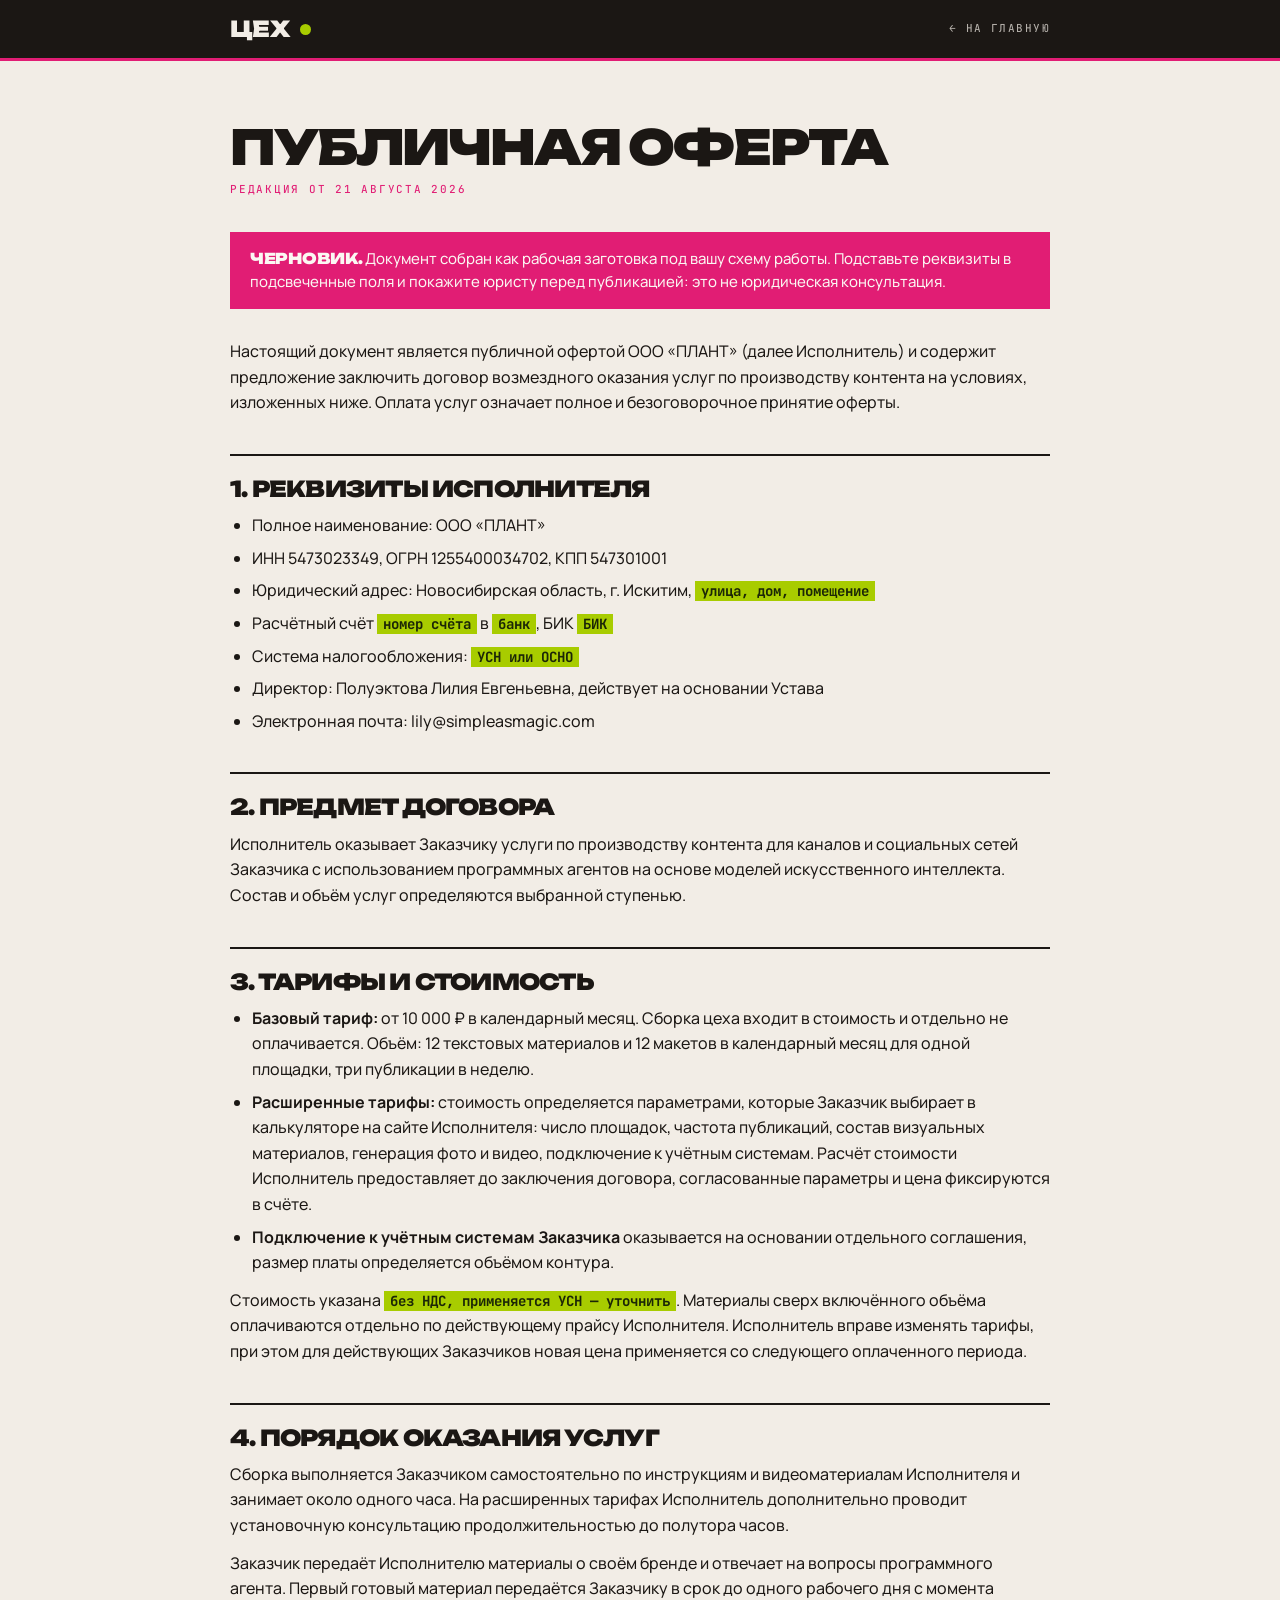
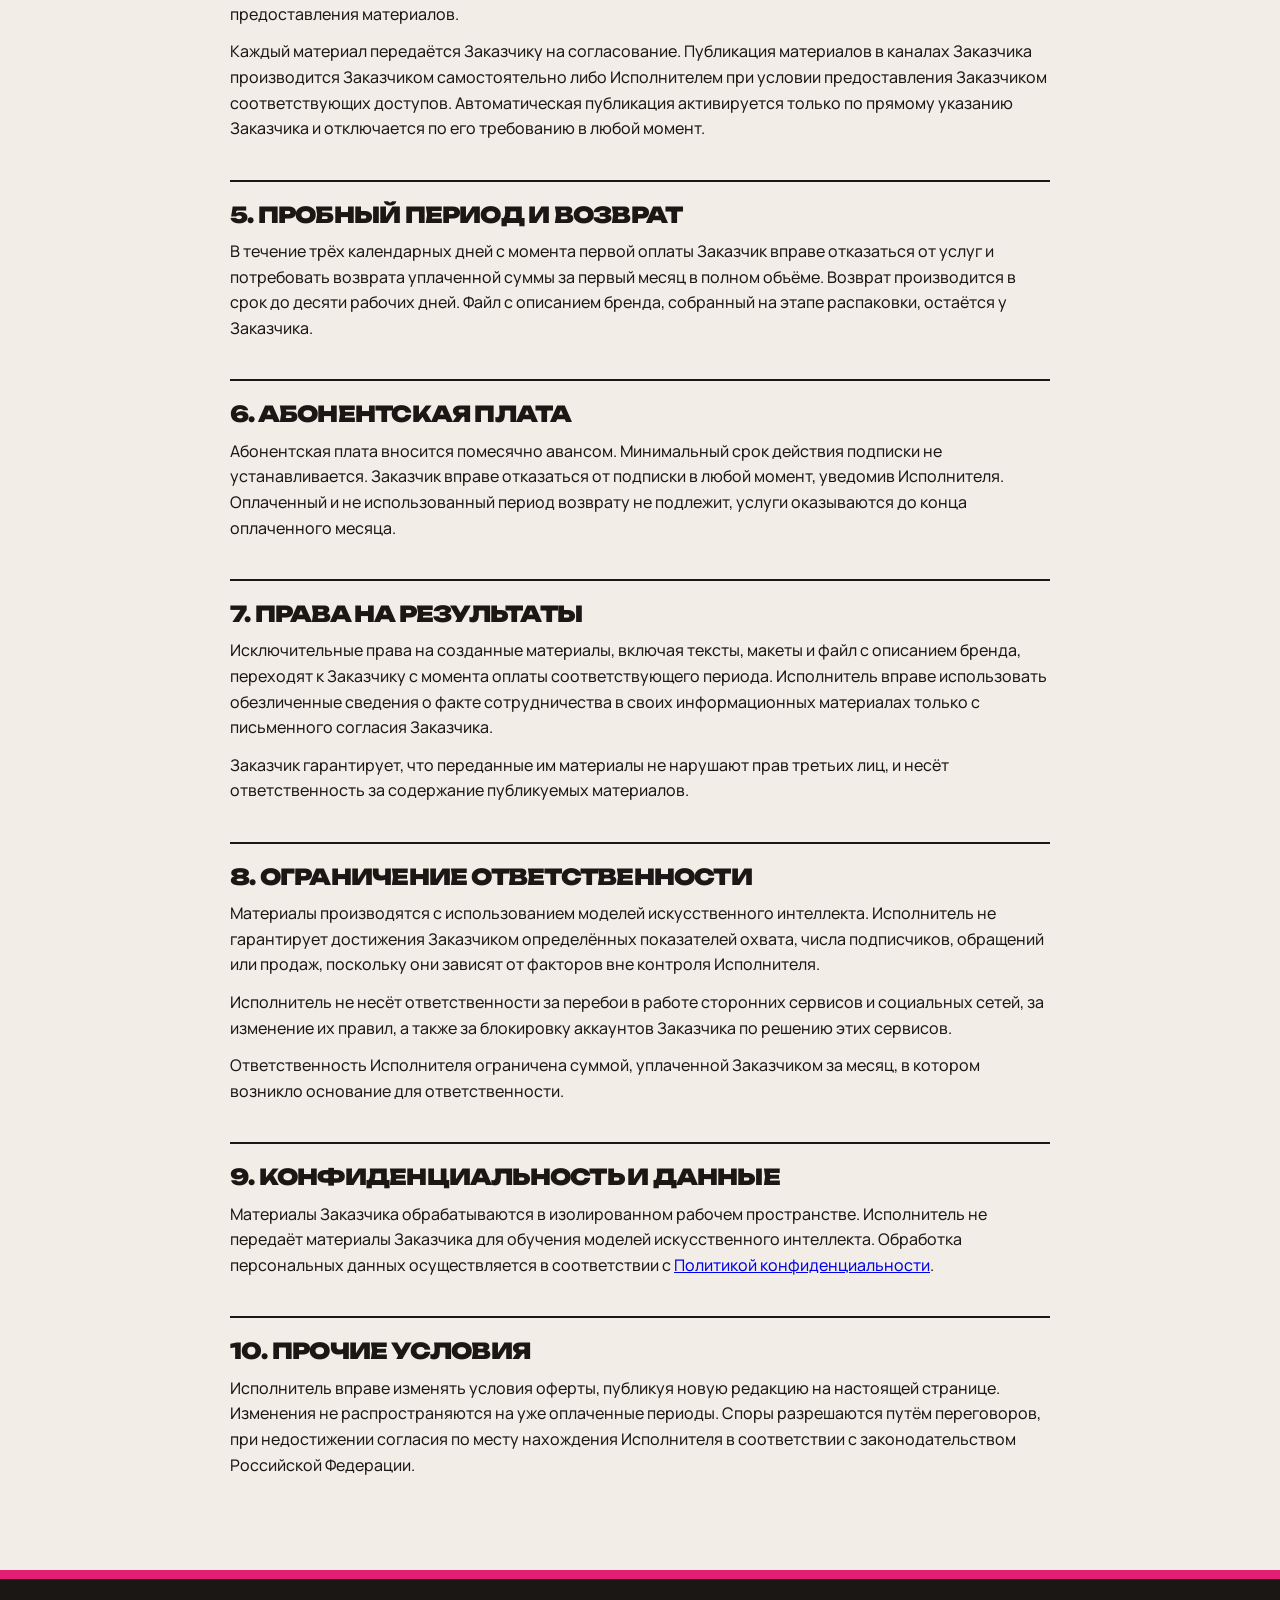
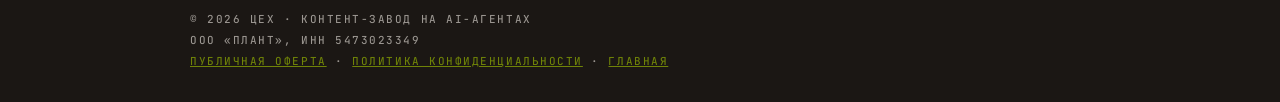
<file: oferta.html>
<!doctype html>
<html lang="ru">
<head>
<meta charset="utf-8">
<meta name="viewport" content="width=device-width, initial-scale=1">
<title>Публичная оферта · ЦЕХ</title>
<meta name="description" content="Условия оказания услуг контент-завода ЦЕХ: ступени, стоимость, порядок работы, пробный период и возврат.">
<meta name="robots" content="index, follow">
<link rel="canonical" href="https://xn--e1a6ab.xn--80anktkl.xn--p1ai/oferta">
<meta name="theme-color" content="#1B1714">
<link rel="icon" href="data:image/svg+xml,%3Csvg xmlns='http://www.w3.org/2000/svg' viewBox='0 0 64 64'%3E%3Crect width='64' height='64' fill='%231B1714'/%3E%3Ccircle cx='32' cy='30' r='15' fill='%23A8CC00'/%3E%3Crect x='8' y='44' width='48' height='6' fill='%23E11D74'/%3E%3C/svg%3E">
<link rel="preconnect" href="https://fonts.googleapis.com">
<link rel="preconnect" href="https://fonts.gstatic.com" crossorigin>
<link rel="stylesheet" href="https://fonts.googleapis.com/css2?family=Unbounded:wght@900&family=Manrope:wght@400;500;700&family=JetBrains+Mono:wght@500;700&display=swap">
<style>
:root{
  --paper:#F2EDE6; --paper-2:#FBF8F3; --ink:#1B1714; --ink-soft:#6E665C;
  --fuchsia:#E11D74; --lime:#A8CC00; --line:rgba(27,23,20,.16);
  --f-d:"Unbounded",system-ui,sans-serif; --f-b:"Manrope",system-ui,sans-serif;
  --f-m:"JetBrains Mono",ui-monospace,monospace;
}
*,*::before,*::after{box-sizing:border-box}
body{margin:0;background:var(--paper);color:var(--ink);font-family:var(--f-b);
  font-size:16px;line-height:1.6;font-weight:450;-webkit-font-smoothing:antialiased}
.hdr{background:var(--ink);color:var(--paper);border-bottom:3px solid var(--fuchsia)}
.hdr-in{max-width:900px;margin:0 auto;padding:0 clamp(18px,4.6vw,40px);display:flex;align-items:center;min-height:58px;gap:12px}
.brand{display:flex;align-items:center;gap:11px;text-decoration:none;color:inherit}
.brand-w{font-family:var(--f-d);font-weight:900;font-size:22px;letter-spacing:-.03em}
.brand-d{width:11px;height:11px;border-radius:50%;background:var(--lime)}
.back{margin-left:auto;font-family:var(--f-m);font-size:11px;text-transform:uppercase;
  letter-spacing:.13em;color:var(--paper);text-decoration:none;opacity:.72}
.back:hover{opacity:1}
main{max-width:900px;margin:0 auto;padding:clamp(34px,5vw,64px) clamp(18px,4.6vw,40px) 80px}
h1{font-family:var(--f-d);font-weight:900;letter-spacing:-.045em;line-height:.95;
  text-transform:uppercase;font-size:clamp(28px,5vw,48px);margin:0 0 10px}
.upd{font-family:var(--f-m);font-size:11px;text-transform:uppercase;letter-spacing:.16em;
  color:var(--fuchsia);margin:0 0 34px}
h2{font-family:var(--f-d);font-weight:900;letter-spacing:-.035em;text-transform:uppercase;
  font-size:clamp(17px,2.2vw,22px);line-height:1.15;margin:38px 0 12px;padding-top:20px;border-top:2px solid var(--ink)}
p{margin:0 0 12px}
ul{margin:0 0 12px;padding-left:22px}
li{margin-bottom:7px}
.todo{background:var(--fuchsia);color:#FBF8F3;padding:16px 20px;margin:0 0 30px;
  font-size:15px;line-height:1.5}
.todo b{font-family:var(--f-d);font-weight:900;text-transform:uppercase;letter-spacing:-.02em}
.fill{background:var(--lime);color:#1B2606;padding:1px 6px;font-family:var(--f-m);font-size:.88em;font-weight:700}
footer{border-top:9px solid var(--fuchsia);background:var(--ink);color:var(--paper);
  padding:30px clamp(18px,4.6vw,40px)}
footer p{max-width:900px;margin:0 auto;font-family:var(--f-m);font-size:11px;
  text-transform:uppercase;letter-spacing:.14em;line-height:1.9;opacity:.6}
footer a{color:var(--lime)}
</style>
</head>
<body>
<header class="hdr">
  <div class="hdr-in">
    <a class="brand" href="index.html"><span class="brand-w">ЦЕХ</span><span class="brand-d"></span></a>
    <a class="back" href="index.html">← На главную</a>
  </div>
</header>
<main>
<h1>Публичная оферта</h1>
<p class="upd">Редакция от 21 августа 2026</p>
<div class="todo">
  <b>Черновик.</b> Документ собран как рабочая заготовка под вашу схему работы. Подставьте
  реквизиты в подсвеченные поля и покажите юристу перед публикацией: это не юридическая консультация.
</div>
<p>Настоящий документ является публичной офертой ООО «ПЛАНТ» (далее Исполнитель)
и содержит предложение заключить договор возмездного оказания услуг по производству контента
на условиях, изложенных ниже. Оплата услуг означает полное и безоговорочное принятие оферты.</p>

<h2>1. Реквизиты Исполнителя</h2>
<ul>
  <li>Полное наименование: ООО «ПЛАНТ»</li>
  <li>ИНН 5473023349, ОГРН 1255400034702, КПП 547301001</li>
  <li>Юридический адрес: Новосибирская область, г. Искитим, <span class="fill">улица, дом, помещение</span></li>
  <li>Расчётный счёт <span class="fill">номер счёта</span> в <span class="fill">банк</span>, БИК <span class="fill">БИК</span></li>
  <li>Система налогообложения: <span class="fill">УСН или ОСНО</span></li>
  <li>Директор: Полуэктова Лилия Евгеньевна, действует на основании Устава</li>
  <li>Электронная почта: lily@simpleasmagic.com</li>
</ul>

<h2>2. Предмет договора</h2>
<p>Исполнитель оказывает Заказчику услуги по производству контента для каналов и социальных сетей
Заказчика с использованием программных агентов на основе моделей искусственного интеллекта.
Состав и объём услуг определяются выбранной ступенью.</p>

<h2>3. Тарифы и стоимость</h2>
<ul>
  <li><b>Базовый тариф:</b> от 10 000 ₽ в календарный месяц. Сборка цеха входит в стоимость
  и отдельно не оплачивается. Объём: 12 текстовых материалов и 12 макетов в календарный месяц
  для одной площадки, три публикации в неделю.</li>
  <li><b>Расширенные тарифы:</b> стоимость определяется параметрами, которые Заказчик выбирает
  в калькуляторе на сайте Исполнителя: число площадок, частота публикаций, состав визуальных
  материалов, генерация фото и видео, подключение к учётным системам. Расчёт стоимости
  Исполнитель предоставляет до заключения договора, согласованные параметры и цена фиксируются
  в счёте.</li>
  <li><b>Подключение к учётным системам Заказчика</b> оказывается на основании отдельного
  соглашения, размер платы определяется объёмом контура.</li>
</ul>
<p>Стоимость указана <span class="fill">без НДС, применяется УСН — уточнить</span>. Материалы
сверх включённого объёма оплачиваются отдельно по действующему прайсу Исполнителя. Исполнитель
вправе изменять тарифы, при этом для действующих Заказчиков новая цена применяется со следующего
оплаченного периода.</p>

<h2>4. Порядок оказания услуг</h2>
<p>Сборка выполняется Заказчиком самостоятельно по инструкциям и видеоматериалам Исполнителя
и занимает около одного часа. На расширенных тарифах Исполнитель дополнительно проводит
установочную консультацию продолжительностью до полутора часов.</p>
<p>Заказчик передаёт Исполнителю материалы о своём бренде и отвечает на вопросы программного
агента. Первый готовый материал передаётся Заказчику в срок до одного рабочего дня с момента
предоставления материалов.</p>
<p>Каждый материал передаётся Заказчику на согласование. Публикация материалов в каналах
Заказчика производится Заказчиком самостоятельно либо Исполнителем при условии предоставления
Заказчиком соответствующих доступов. Автоматическая публикация активируется только по прямому
указанию Заказчика и отключается по его требованию в любой момент.</p>

<h2>5. Пробный период и возврат</h2>
<p>В течение трёх календарных дней с момента первой оплаты Заказчик вправе отказаться от услуг
и потребовать возврата уплаченной суммы за первый месяц в полном объёме. Возврат производится
в срок до десяти рабочих дней. Файл с описанием бренда, собранный на этапе распаковки, остаётся
у Заказчика.</p>

<h2>6. Абонентская плата</h2>
<p>Абонентская плата вносится помесячно авансом. Минимальный срок действия подписки не устанавливается.
Заказчик вправе отказаться от подписки в любой момент, уведомив Исполнителя. Оплаченный
и не использованный период возврату не подлежит, услуги оказываются до конца оплаченного месяца.</p>

<h2>7. Права на результаты</h2>
<p>Исключительные права на созданные материалы, включая тексты, макеты и файл с описанием бренда,
переходят к Заказчику с момента оплаты соответствующего периода. Исполнитель вправе использовать
обезличенные сведения о факте сотрудничества в своих информационных материалах только
с письменного согласия Заказчика.</p>
<p>Заказчик гарантирует, что переданные им материалы не нарушают прав третьих лиц, и несёт
ответственность за содержание публикуемых материалов.</p>

<h2>8. Ограничение ответственности</h2>
<p>Материалы производятся с использованием моделей искусственного интеллекта. Исполнитель
не гарантирует достижения Заказчиком определённых показателей охвата, числа подписчиков,
обращений или продаж, поскольку они зависят от факторов вне контроля Исполнителя.</p>
<p>Исполнитель не несёт ответственности за перебои в работе сторонних сервисов и социальных сетей,
за изменение их правил, а также за блокировку аккаунтов Заказчика по решению этих сервисов.</p>
<p>Ответственность Исполнителя ограничена суммой, уплаченной Заказчиком за месяц, в котором
возникло основание для ответственности.</p>

<h2>9. Конфиденциальность и данные</h2>
<p>Материалы Заказчика обрабатываются в изолированном рабочем пространстве. Исполнитель
не передаёт материалы Заказчика для обучения моделей искусственного интеллекта. Обработка
персональных данных осуществляется в соответствии с
<a href="/privacy.html">Политикой конфиденциальности</a>.</p>

<h2>10. Прочие условия</h2>
<p>Исполнитель вправе изменять условия оферты, публикуя новую редакцию на настоящей странице.
Изменения не распространяются на уже оплаченные периоды. Споры разрешаются путём переговоров,
при недостижении согласия по месту нахождения Исполнителя в соответствии с законодательством
Российской Федерации.</p></main>
<footer>
  <p>© 2026 ЦЕХ · контент-завод на AI-агентах<br>
  ООО «ПЛАНТ», ИНН 5473023349<br>
  <a href="/oferta.html">Публичная оферта</a> · <a href="/privacy.html">Политика конфиденциальности</a> · <a href="index.html">Главная</a></p>
</footer>
</body>
</html>
</file>
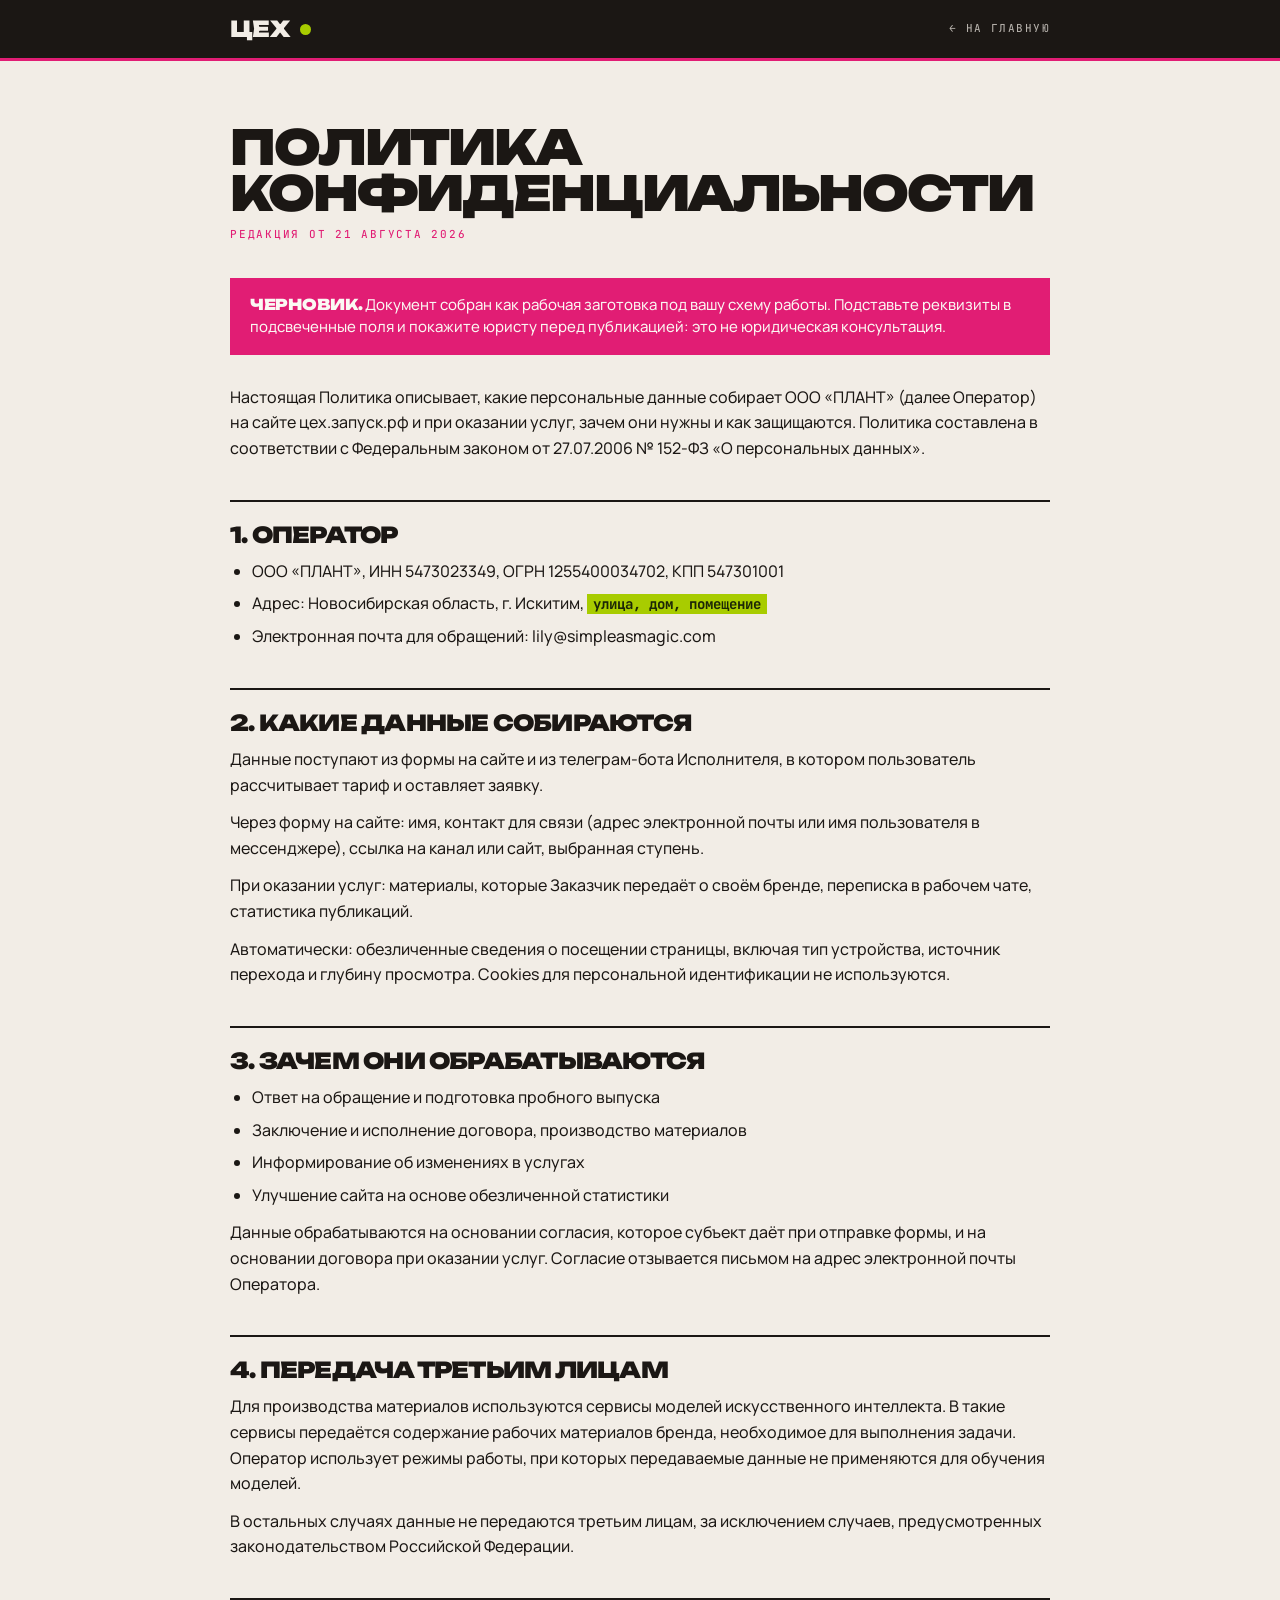
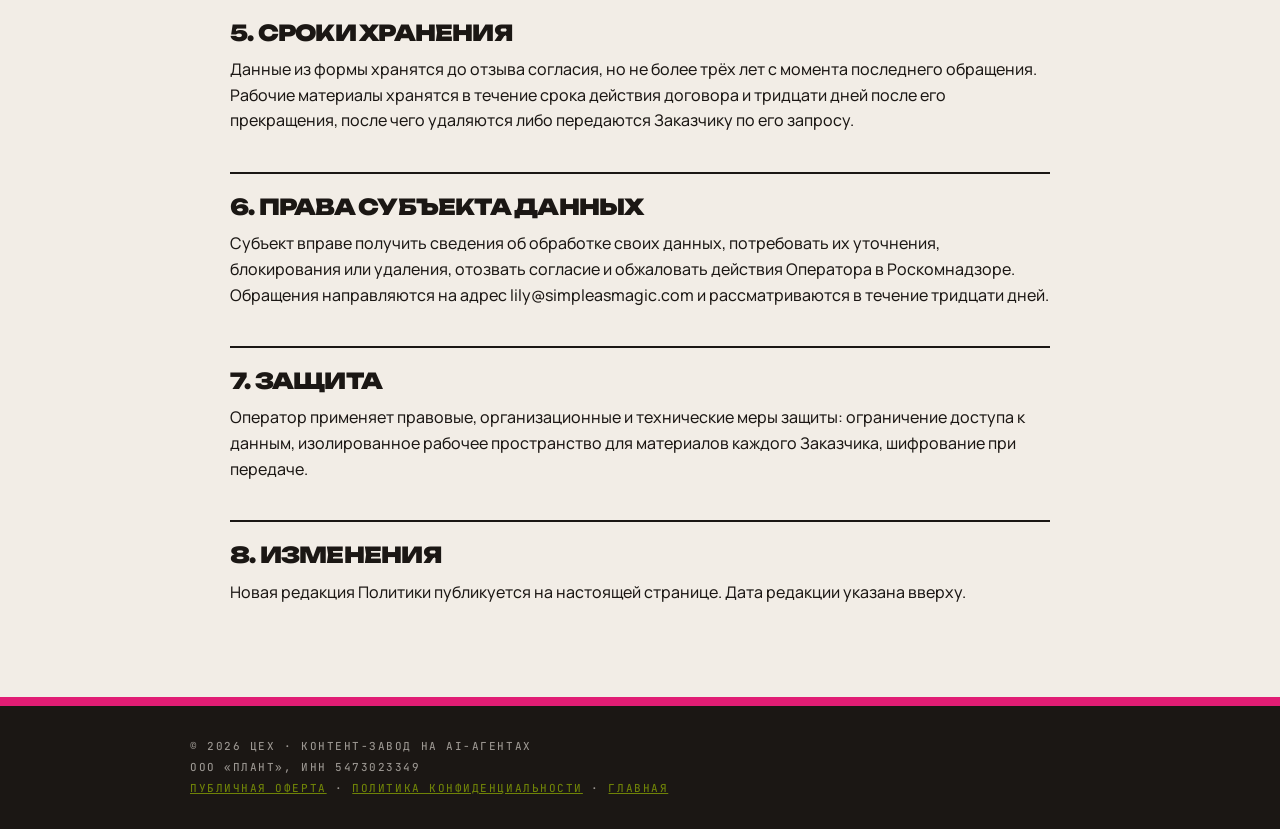
<file: privacy.html>
<!doctype html>
<html lang="ru">
<head>
<meta charset="utf-8">
<meta name="viewport" content="width=device-width, initial-scale=1">
<title>Политика конфиденциальности · ЦЕХ</title>
<meta name="description" content="Какие персональные данные собирает ЦЕХ, зачем они нужны, кому передаются и как их удалить.">
<meta name="robots" content="index, follow">
<link rel="canonical" href="https://xn--e1a6ab.xn--80anktkl.xn--p1ai/privacy">
<meta name="theme-color" content="#1B1714">
<link rel="icon" href="data:image/svg+xml,%3Csvg xmlns='http://www.w3.org/2000/svg' viewBox='0 0 64 64'%3E%3Crect width='64' height='64' fill='%231B1714'/%3E%3Ccircle cx='32' cy='30' r='15' fill='%23A8CC00'/%3E%3Crect x='8' y='44' width='48' height='6' fill='%23E11D74'/%3E%3C/svg%3E">
<link rel="preconnect" href="https://fonts.googleapis.com">
<link rel="preconnect" href="https://fonts.gstatic.com" crossorigin>
<link rel="stylesheet" href="https://fonts.googleapis.com/css2?family=Unbounded:wght@900&family=Manrope:wght@400;500;700&family=JetBrains+Mono:wght@500;700&display=swap">
<style>
:root{
  --paper:#F2EDE6; --paper-2:#FBF8F3; --ink:#1B1714; --ink-soft:#6E665C;
  --fuchsia:#E11D74; --lime:#A8CC00; --line:rgba(27,23,20,.16);
  --f-d:"Unbounded",system-ui,sans-serif; --f-b:"Manrope",system-ui,sans-serif;
  --f-m:"JetBrains Mono",ui-monospace,monospace;
}
*,*::before,*::after{box-sizing:border-box}
body{margin:0;background:var(--paper);color:var(--ink);font-family:var(--f-b);
  font-size:16px;line-height:1.6;font-weight:450;-webkit-font-smoothing:antialiased}
.hdr{background:var(--ink);color:var(--paper);border-bottom:3px solid var(--fuchsia)}
.hdr-in{max-width:900px;margin:0 auto;padding:0 clamp(18px,4.6vw,40px);display:flex;align-items:center;min-height:58px;gap:12px}
.brand{display:flex;align-items:center;gap:11px;text-decoration:none;color:inherit}
.brand-w{font-family:var(--f-d);font-weight:900;font-size:22px;letter-spacing:-.03em}
.brand-d{width:11px;height:11px;border-radius:50%;background:var(--lime)}
.back{margin-left:auto;font-family:var(--f-m);font-size:11px;text-transform:uppercase;
  letter-spacing:.13em;color:var(--paper);text-decoration:none;opacity:.72}
.back:hover{opacity:1}
main{max-width:900px;margin:0 auto;padding:clamp(34px,5vw,64px) clamp(18px,4.6vw,40px) 80px}
h1{font-family:var(--f-d);font-weight:900;letter-spacing:-.045em;line-height:.95;
  text-transform:uppercase;font-size:clamp(28px,5vw,48px);margin:0 0 10px}
.upd{font-family:var(--f-m);font-size:11px;text-transform:uppercase;letter-spacing:.16em;
  color:var(--fuchsia);margin:0 0 34px}
h2{font-family:var(--f-d);font-weight:900;letter-spacing:-.035em;text-transform:uppercase;
  font-size:clamp(17px,2.2vw,22px);line-height:1.15;margin:38px 0 12px;padding-top:20px;border-top:2px solid var(--ink)}
p{margin:0 0 12px}
ul{margin:0 0 12px;padding-left:22px}
li{margin-bottom:7px}
.todo{background:var(--fuchsia);color:#FBF8F3;padding:16px 20px;margin:0 0 30px;
  font-size:15px;line-height:1.5}
.todo b{font-family:var(--f-d);font-weight:900;text-transform:uppercase;letter-spacing:-.02em}
.fill{background:var(--lime);color:#1B2606;padding:1px 6px;font-family:var(--f-m);font-size:.88em;font-weight:700}
footer{border-top:9px solid var(--fuchsia);background:var(--ink);color:var(--paper);
  padding:30px clamp(18px,4.6vw,40px)}
footer p{max-width:900px;margin:0 auto;font-family:var(--f-m);font-size:11px;
  text-transform:uppercase;letter-spacing:.14em;line-height:1.9;opacity:.6}
footer a{color:var(--lime)}
</style>
</head>
<body>
<header class="hdr">
  <div class="hdr-in">
    <a class="brand" href="index.html"><span class="brand-w">ЦЕХ</span><span class="brand-d"></span></a>
    <a class="back" href="index.html">← На главную</a>
  </div>
</header>
<main>
<h1>Политика конфиденциальности</h1>
<p class="upd">Редакция от 21 августа 2026</p>
<div class="todo">
  <b>Черновик.</b> Документ собран как рабочая заготовка под вашу схему работы. Подставьте
  реквизиты в подсвеченные поля и покажите юристу перед публикацией: это не юридическая консультация.
</div>
<p>Настоящая Политика описывает, какие персональные данные собирает ООО «ПЛАНТ»
(далее Оператор) на сайте цех.запуск.рф и при оказании услуг, зачем они нужны и как защищаются.
Политика составлена в соответствии с Федеральным законом от 27.07.2006 № 152-ФЗ
«О персональных данных».</p>

<h2>1. Оператор</h2>
<ul>
  <li>ООО «ПЛАНТ», ИНН 5473023349, ОГРН 1255400034702, КПП 547301001</li>
  <li>Адрес: Новосибирская область, г. Искитим, <span class="fill">улица, дом, помещение</span></li>
  <li>Электронная почта для обращений: lily@simpleasmagic.com</li>
</ul>

<h2>2. Какие данные собираются</h2>
<p>Данные поступают из формы на сайте и из телеграм-бота Исполнителя, в котором пользователь рассчитывает тариф и оставляет заявку.</p>
<p>Через форму на сайте: имя, контакт для связи (адрес электронной почты или имя пользователя
в мессенджере), ссылка на канал или сайт, выбранная ступень.</p>
<p>При оказании услуг: материалы, которые Заказчик передаёт о своём бренде, переписка
в рабочем чате, статистика публикаций.</p>
<p>Автоматически: обезличенные сведения о посещении страницы, включая тип устройства, источник
перехода и глубину просмотра. Cookies для персональной идентификации не используются.</p>

<h2>3. Зачем они обрабатываются</h2>
<ul>
  <li>Ответ на обращение и подготовка пробного выпуска</li>
  <li>Заключение и исполнение договора, производство материалов</li>
  <li>Информирование об изменениях в услугах</li>
  <li>Улучшение сайта на основе обезличенной статистики</li>
</ul>
<p>Данные обрабатываются на основании согласия, которое субъект даёт при отправке формы,
и на основании договора при оказании услуг. Согласие отзывается письмом на адрес электронной
почты Оператора.</p>

<h2>4. Передача третьим лицам</h2>
<p>Для производства материалов используются сервисы моделей искусственного интеллекта.
В такие сервисы передаётся содержание рабочих материалов бренда, необходимое для выполнения
задачи. Оператор использует режимы работы, при которых передаваемые данные не применяются
для обучения моделей.</p>
<p>В остальных случаях данные не передаются третьим лицам, за исключением случаев,
предусмотренных законодательством Российской Федерации.</p>

<h2>5. Сроки хранения</h2>
<p>Данные из формы хранятся до отзыва согласия, но не более трёх лет с момента последнего
обращения. Рабочие материалы хранятся в течение срока действия договора и тридцати дней после
его прекращения, после чего удаляются либо передаются Заказчику по его запросу.</p>

<h2>6. Права субъекта данных</h2>
<p>Субъект вправе получить сведения об обработке своих данных, потребовать их уточнения,
блокирования или удаления, отозвать согласие и обжаловать действия Оператора в Роскомнадзоре.
Обращения направляются на адрес lily@simpleasmagic.com и рассматриваются в течение тридцати дней.</p>

<h2>7. Защита</h2>
<p>Оператор применяет правовые, организационные и технические меры защиты: ограничение доступа
к данным, изолированное рабочее пространство для материалов каждого Заказчика, шифрование
при передаче.</p>

<h2>8. Изменения</h2>
<p>Новая редакция Политики публикуется на настоящей странице. Дата редакции указана вверху.</p></main>
<footer>
  <p>© 2026 ЦЕХ · контент-завод на AI-агентах<br>
  ООО «ПЛАНТ», ИНН 5473023349<br>
  <a href="/oferta.html">Публичная оферта</a> · <a href="/privacy.html">Политика конфиденциальности</a> · <a href="index.html">Главная</a></p>
</footer>
</body>
</html>
</file>
<file: style.css>
/* ================= ДЕНЬГИ ================= */
.money{display:grid;grid-template-columns:repeat(4,1fr);border-left:2px solid var(--ink)}
@media(max-width:900px){.money{grid-template-columns:1fr 1fr}}
@media(max-width:540px){.money{grid-template-columns:1fr}}
.mo{border-right:2px solid var(--ink);border-top:2px solid var(--ink);border-bottom:2px solid var(--ink);
  padding:24px 20px 28px;display:flex;flex-direction:column}
.mo-t{font-family:var(--f-m);font-size:11px;font-weight:700;text-transform:uppercase;letter-spacing:.18em;
  color:var(--ink-soft);margin-bottom:16px}
.mo-p{font-family:var(--f-d);font-weight:900;font-size:clamp(19px,2.1vw,27px);letter-spacing:-.05em;line-height:1.02}
.mo-u{font-family:var(--f-m);font-size:10.5px;text-transform:uppercase;letter-spacing:.14em;opacity:.55;margin:7px 0 14px}
.mo-d{font-size:14px;line-height:1.45;color:var(--ink-soft);margin-top:auto}
.mo-own{background:var(--ink);color:var(--paper)}
.mo-own .mo-t{color:var(--lime)}
.mo-own .mo-p{color:var(--lime);font-size:clamp(26px,3vw,38px)}
.mo-own .mo-u{opacity:.6}
.mo-own .mo-d{color:rgba(242,237,230,.78)}

/* таблица на пять колонок */
.cmp4 tbody th{width:19%}
.cmp4 td{width:20.25%}
.cmp4 .own{background:var(--ink);color:var(--paper);font-weight:600}
.cmp4 thead .own{background:var(--ink);color:var(--lime);border-bottom-color:var(--lime)}
@media(max-width:760px){.cmp4 td{width:auto}}



/* положения и определения на тёмном */
.ink .thes{border-left-color:var(--line-inv)}
.ink .thes li{border-color:var(--line-inv)}
.ink .thes-p{color:rgba(242,237,230,.72)}
.defs-ink{border-color:var(--line-inv)}
.defs-ink .def+.def{border-left-color:var(--line-inv);background:var(--lime);color:var(--lime-on)}
.defs-ink .def+.def .def-t{color:var(--ink)}
@media(max-width:760px){.defs-ink .def+.def{border-left:0;border-top:2px solid var(--line-inv)}}

/* ================= ОПРЕДЕЛЕНИЕ ================= */
.dfn{display:grid;grid-template-columns:1.25fr .75fr;gap:0;border:3px solid var(--ink)}
@media(max-width:900px){.dfn{grid-template-columns:1fr}}
.dfn-l{padding:clamp(24px,3vw,42px)}
.dfn-l h2{font-size:var(--t-h2);margin-bottom:16px;max-width:20ch}
.dfn-l p{font-size:var(--t-lead);line-height:1.45;max-width:60ch}
.dfn-l p+p{margin-top:14px;font-size:var(--t-b);color:var(--ink-soft)}
.dfn-r{background:var(--ink);color:var(--paper);display:grid;grid-template-columns:1fr 1fr}
.dfn-r div{padding:20px 18px;border-bottom:1px solid var(--line-inv);border-right:1px solid var(--line-inv)}
.dfn-r div:nth-child(2n){border-right:0}
.dfn-r div:nth-child(n+3){border-bottom:0}
.dfn-r b{display:block;font-family:var(--f-d);font-weight:900;font-size:clamp(20px,2.3vw,30px);
  letter-spacing:-.045em;line-height:1;margin-bottom:7px;color:var(--lime)}
.dfn-r span{font-family:var(--f-m);font-size:10px;text-transform:uppercase;letter-spacing:.14em;opacity:.62;line-height:1.4;display:block}

/* ================= ИСТОЧНИКИ ================= */
.src{margin-top:34px;padding-top:18px;border-top:2px solid var(--line-inv)}
.src p{font-family:var(--f-m);font-size:10.5px;text-transform:uppercase;letter-spacing:.16em;opacity:.5;margin-bottom:12px}
.src ul{display:flex;flex-wrap:wrap;gap:8px}
.src a{font-family:var(--f-m);font-size:11px;letter-spacing:.06em;padding:8px 13px;
  border:1px solid var(--line-inv);text-decoration:none;opacity:.72;transition:opacity .15s,border-color .15s}
.src a:hover{opacity:1;border-color:var(--lime);color:var(--lime)}
.src.src-lt{border-top-color:var(--line)}
.src.src-lt p{opacity:.55}
.src.src-lt a{border-color:var(--line);opacity:.8}
.src.src-lt a:hover{border-color:var(--fuchsia);color:var(--fuchsia);opacity:1}

/* ================= ПОЛОЖЕНИЯ ================= */
.thes{display:grid;grid-template-columns:repeat(4,1fr);border-left:2px solid var(--ink)}
@media(max-width:900px){.thes{grid-template-columns:1fr 1fr}}
@media(max-width:560px){.thes{grid-template-columns:1fr}}
.thes li{border-right:2px solid var(--ink);border-top:2px solid var(--ink);border-bottom:2px solid var(--ink);padding:26px 22px 30px}
.thes .n{font-family:var(--f-d);font-weight:900;font-size:52px;line-height:.8;color:var(--fuchsia);margin-bottom:16px;letter-spacing:-.06em}
.thes h3{font-size:var(--t-h3);margin-bottom:9px}
.thes p{font-size:15px;color:var(--ink-soft);line-height:1.45}

/* ================= ЛЕНТА ================= */
.tl-head{display:flex;flex-wrap:wrap;justify-content:space-between;align-items:flex-end;gap:20px;margin-bottom:44px}
.tl{position:relative;padding-top:56px}
.tl-rail{position:absolute;left:0;right:0;top:22px;height:3px;background:var(--line-inv)}
.tl-fill{position:absolute;left:0;top:0;height:100%;width:0;background:var(--lime);transition:width .25s linear}
.tl-spark{position:absolute;top:50%;left:0;width:15px;height:15px;margin:-7.5px 0 0 -7.5px;border-radius:50%;
  background:var(--fuchsia);box-shadow:0 0 0 5px rgba(225,29,116,.26);transition:left .25s linear}
.tl-row{display:grid;grid-template-columns:repeat(4,1fr)}
.st{position:relative;padding:0 26px 0 0;display:flex;flex-direction:column}
.st::before{content:"";position:absolute;left:0;top:-42px;width:13px;height:13px;border-radius:50%;
  background:#4A443C;border:3px solid var(--ink);box-shadow:0 0 0 2px var(--line-inv);transition:background .3s ease,transform .3s ease}
.st.on::before{background:var(--lime);transform:scale(1.35)}
.st-y{font-family:var(--f-d);font-weight:900;font-size:clamp(22px,2.6vw,36px);letter-spacing:-.045em;
  margin-bottom:10px;opacity:.4;transition:opacity .35s ease,color .35s ease}
.st.on .st-y{opacity:1;color:var(--lime)}
.st h3{font-size:clamp(13px,1.16vw,16px);line-height:1.16;margin-bottom:10px;letter-spacing:-.02em;min-height:2.4em}
.st p{font-size:13.5px;line-height:1.5;opacity:.62;transition:opacity .35s ease;margin-bottom:14px}
.st.on p{opacity:.9}
.st-echo{align-self:flex-start;margin-top:auto;font-family:var(--f-m);font-size:10px;text-transform:uppercase;letter-spacing:.13em;
  padding:6px 11px;background:var(--fuchsia);color:#FBF8F3;opacity:0;transform:translateY(6px);
  transition:opacity .4s ease .1s,transform .4s ease .1s}
.st.on .st-echo{opacity:1;transform:none}
@media(max-width:1000px){
  .tl{padding-top:0}
  .tl-rail{left:6px;right:auto;top:0;bottom:0;width:3px;height:auto}
  .tl-fill{width:100%;height:0;transition:height .25s linear}
  .tl-spark{left:7.5px;top:0}
  .tl-row{grid-template-columns:1fr}
  .st{padding:0 0 34px 38px}
  .st::before{top:4px;left:0}
  .st h4,.st p{min-height:0}
}

/* ================= РАЗРЫВ ================= */
.defs{display:grid;grid-template-columns:1fr 1fr;gap:0;margin-bottom:40px;border:2px solid var(--ink)}
@media(max-width:760px){.defs{grid-template-columns:1fr}}
.def{padding:26px 24px 30px}
.def+.def{border-left:2px solid var(--ink);background:var(--ink);color:var(--paper)}
@media(max-width:760px){.def+.def{border-left:0;border-top:2px solid var(--ink)}}
.def-t{font-family:var(--f-m);font-size:11px;font-weight:700;text-transform:uppercase;letter-spacing:.18em;color:var(--fuchsia);margin-bottom:12px}
.def+.def .def-t{color:var(--lime)}
.def h3{font-size:var(--t-h3);margin-bottom:10px}
.def p{font-size:15px;line-height:1.5;opacity:.86}

.cmp{width:100%;border-collapse:collapse;font-size:15.5px}
.cmp th,.cmp td{padding:15px 18px;text-align:left;vertical-align:top;border-bottom:2px solid var(--line)}
.cmp thead th{font-family:var(--f-m);font-size:11px;text-transform:uppercase;letter-spacing:.16em;font-weight:700;border-bottom:3px solid var(--ink)}
.cmp tbody th{font-family:var(--f-d);font-weight:800;font-size:14px;text-transform:uppercase;width:22%}
.cmp .bad{color:var(--ink-soft)}
.cmp .good{background:var(--ink);color:var(--paper);font-weight:600}
.cmp thead .good{background:var(--ink);color:var(--lime);border-bottom-color:var(--lime)}
@media(max-width:760px){
  .cmp,.cmp tbody,.cmp tr,.cmp td,.cmp th{display:block;width:auto}
  .cmp thead{display:none}
  .cmp tr{margin-bottom:16px;border:2px solid var(--ink)}
  .cmp tbody th{background:var(--ink);color:var(--paper);width:auto}
  .cmp td::before{content:attr(data-l);display:block;font-family:var(--f-m);font-size:10px;text-transform:uppercase;letter-spacing:.15em;opacity:.55;margin-bottom:5px}
}

/* ================= ЧАТ-ДЕМО ================= */
.demo{border:3px solid var(--ink);background:var(--ink);color:var(--paper)}
.demo-bar{display:flex;flex-wrap:wrap;border-bottom:2px solid var(--line-inv)}
.demo-bar b{flex:1 1 auto;text-align:center;font-family:var(--f-m);font-size:10px;font-weight:700;
  text-transform:uppercase;letter-spacing:.13em;padding:12px 8px;opacity:.34;border-right:1px solid var(--line-inv);
  transition:opacity .3s ease,background .3s ease,color .3s ease}
.demo-bar b:last-child{border-right:0}
.demo-bar b.on{opacity:1;background:var(--fuchsia);color:#FBF8F3}
.demo-bar b.done{opacity:.8;color:var(--lime)}
.demo-body{height:clamp(380px,54vh,560px);overflow-y:auto;padding:22px 20px;scroll-behavior:smooth}
@media(max-width:680px){
  .demo-bar b{flex:1 1 33.333%;font-size:8.5px;letter-spacing:.08em;padding:9px 4px;border-bottom:1px solid var(--line-inv)}
  .demo-body{padding:16px 13px}
  .msg{max-width:96%} .msg.you{max-width:88%}
  .msg-b{font-size:14px;padding:11px 13px}
  .demo-foot{padding:11px 13px}
  .demo-foot .mark{font-size:9.5px;letter-spacing:.12em}
}
.demo-body::-webkit-scrollbar{width:6px}
.demo-body::-webkit-scrollbar-thumb{background:#4A443C}
.msg{max-width:88%;margin-bottom:16px;opacity:0;transform:translateY(10px);animation:pop .34s ease forwards}
@keyframes pop{to{opacity:1;transform:none}}
.msg-who{font-family:var(--f-m);font-size:9.5px;font-weight:700;text-transform:uppercase;letter-spacing:.16em;margin-bottom:6px;display:block}
.msg-b{padding:13px 15px;font-size:14.5px;line-height:1.5}
.msg.ag{margin-right:auto}
.msg.ag .msg-b{background:var(--ink-2);border-left:4px solid var(--fuchsia)}
.msg.ag.g .msg-b{border-left-color:var(--lime)}
.msg.ag .msg-who{color:var(--fuchsia)}
.msg.ag.g .msg-who{color:var(--lime)}
.msg.you{margin-left:auto;max-width:74%}
.msg.you .msg-who{color:var(--paper);opacity:.5;text-align:right}
.msg.you .msg-b{background:var(--lime);color:var(--lime-on);font-weight:600}
.att{margin-top:10px;border:1px dashed rgba(242,237,230,.4);padding:10px 12px;font-family:var(--f-m);font-size:11px;letter-spacing:.06em;display:flex;gap:9px;align-items:center}
.att i{width:8px;height:8px;background:var(--lime);flex:none;font-style:normal}
.pv{margin-top:10px;background:var(--paper-2);color:var(--ink);padding:13px 14px;font-size:13.5px;line-height:1.5}
.pv b{display:block;margin-bottom:6px;font-family:var(--f-d);font-weight:800;font-size:13px;text-transform:uppercase;letter-spacing:-.02em}
.pvm{display:grid;grid-template-columns:repeat(3,1fr);gap:7px;margin-top:10px;max-width:330px}
.pvm div{aspect-ratio:4/5;padding:9px 8px;display:flex;align-items:flex-end;font-family:var(--f-d);
  font-weight:900;font-size:10.5px;line-height:1;text-transform:uppercase;letter-spacing:-.02em}
.pvm .a{background:var(--paper-2);color:var(--ink)} .pvm .b{background:var(--fuchsia);color:#FBF8F3} .pvm .c{background:var(--lime);color:var(--lime-on)}
.typing{display:inline-flex;gap:5px;padding:15px}
.typing i{width:7px;height:7px;border-radius:50%;background:var(--fuchsia);animation:bl 1s infinite}
.typing i:nth-child(2){animation-delay:.18s} .typing i:nth-child(3){animation-delay:.36s}
@keyframes bl{0%,60%,100%{opacity:.25}30%{opacity:1}}
.demo-foot{display:flex;flex-wrap:wrap;gap:12px;align-items:center;justify-content:space-between;
  padding:13px 18px;border-top:2px solid var(--line-inv)}
.demo-foot .mark{opacity:.5}
.replay{background:none;border:2px solid var(--line-inv);color:var(--paper);font-family:var(--f-m);
  font-size:10.5px;font-weight:700;text-transform:uppercase;letter-spacing:.13em;padding:9px 16px;cursor:pointer}
.replay:hover{border-color:var(--lime);color:var(--lime)}

/* ================= ЦЕХА · развёрнутые блоки ================= */
.wshop{border:2px solid var(--ink);margin-bottom:-2px;padding:clamp(22px,3.2vw,46px);background:var(--paper-2)}
.wshop-t{display:flex;flex-wrap:wrap;gap:16px;align-items:flex-start;margin-bottom:26px;padding-bottom:20px;border-bottom:2px solid var(--ink)}
.wshop-n{font-family:var(--f-d);font-weight:900;font-size:clamp(32px,4.6vw,62px);line-height:.8;letter-spacing:-.06em;color:var(--fuchsia)}
.wshop-n.g{color:var(--lime);-webkit-text-stroke:1px var(--ink)}
.wshop-h{flex:1;min-width:210px}
.wshop-h h3{font-size:var(--t-h2);margin-bottom:6px}
.wshop-b{display:grid;grid-template-columns:1fr 1.02fr;gap:clamp(20px,2.6vw,40px);align-items:start}
@media(max-width:900px){.wshop-b{grid-template-columns:1fr}}

.out{border:2px solid var(--ink);background:var(--ink);color:var(--paper)}
.out-t{display:flex;align-items:center;gap:9px;padding:11px 16px;background:var(--fuchsia);color:#FBF8F3;
  font-family:var(--f-m);font-size:10.5px;text-transform:uppercase;letter-spacing:.16em;font-weight:700}
.out-b{padding:20px 18px}
.code{font-family:var(--f-m);font-size:12.5px;line-height:1.66;white-space:pre-wrap;word-break:break-word;margin:0}
.code .k{color:var(--lime)} .code .s{color:#FF93C4} .code .c{opacity:.45}
@media(max-width:420px){.code{font-size:11.5px}}

.post{background:var(--paper-2);color:var(--ink);border:2px solid var(--ink);padding:22px 20px;font-size:15px;line-height:1.58}
.post-t{display:flex;align-items:center;gap:11px;padding-bottom:13px;margin-bottom:14px;border-bottom:2px solid var(--ink)}
.post-av{width:34px;height:34px;background:var(--fuchsia);flex:none}
.post-n{font-family:var(--f-d);font-weight:800;font-size:13px;text-transform:uppercase;letter-spacing:-.01em}
.post-d{font-family:var(--f-m);font-size:10.5px;color:var(--ink-soft);text-transform:uppercase;letter-spacing:.1em}
.post p+p{margin-top:11px}
.post-c{margin-top:15px;padding-top:12px;border-top:1px solid var(--line);font-family:var(--f-m);font-size:12px;font-weight:700;color:var(--fuchsia);text-transform:uppercase;letter-spacing:.1em}

.minis{display:grid;grid-template-columns:repeat(3,1fr);gap:10px}
.mini{position:relative;aspect-ratio:4/5;padding:14px 13px;display:flex;flex-direction:column;justify-content:space-between;
  font-family:var(--f-d);font-weight:900;letter-spacing:-.045em;line-height:.94;font-size:clamp(12px,1.7vw,20px);
  text-transform:uppercase;border:2px solid var(--ink)}
.mini small{font-family:var(--f-m);font-weight:500;font-size:8.5px;letter-spacing:.16em;opacity:.72}
.m1{background:var(--ink);color:var(--paper)} .m2{background:var(--fuchsia);color:#FBF8F3} .m3{background:var(--lime);color:var(--lime-on)}

.sched{font-family:var(--f-m);font-size:12.5px;line-height:2.05}
.sched span{display:flex;justify-content:space-between;gap:14px;border-bottom:1px solid var(--line-inv);padding:2px 0}
.sched span b{color:var(--lime);font-weight:700}
.sched span.q b{color:#C9C2B8}

/* ================= СМЕНА ================= */
.shift{display:grid;grid-template-columns:repeat(3,1fr);border-top:2px solid currentColor}
@media(max-width:900px){.shift{grid-template-columns:1fr 1fr}}
@media(max-width:600px){.shift{grid-template-columns:1fr}}
.sl{padding:22px 22px 26px 0;border-bottom:2px solid currentColor}
.sl time{display:block;font-family:var(--f-d);font-weight:900;font-size:22px;letter-spacing:-.045em;margin-bottom:10px}
.sl b{display:block;font-family:var(--f-m);font-size:11px;font-weight:700;text-transform:uppercase;letter-spacing:.14em;margin-bottom:7px}
.sl p{font-size:15px;line-height:1.45;opacity:.85}

/* ================= ВЫПУСК · интерактив ================= */
.rel{display:grid;grid-template-columns:.85fr 1.15fr;gap:0;border:2px solid var(--line-inv)}
@media(max-width:860px){.rel{grid-template-columns:1fr}}
.rel-tabs{display:flex;flex-direction:column;border-right:2px solid var(--line-inv)}
@media(max-width:860px){.rel-tabs{border-right:0;border-bottom:2px solid var(--line-inv)}}
.rel-tabs button{display:flex;align-items:center;gap:14px;text-align:left;background:none;border:0;
  border-bottom:1px solid var(--line-inv);padding:17px 20px;cursor:pointer;transition:background .2s ease}
.rel-tabs button:last-child{border-bottom:0}
.rel-tabs button:hover{background:rgba(242,237,230,.06)}
.rel-tabs button[aria-selected="true"]{background:var(--fuchsia);color:#FBF8F3}
.rel-i{font-family:var(--f-m);font-size:10.5px;font-weight:700;letter-spacing:.1em;opacity:.55;flex:none}
.rel-tabs button[aria-selected="true"] .rel-i{opacity:1}
.rel-n{font-family:var(--f-d);font-weight:800;font-size:15px;text-transform:uppercase;letter-spacing:-.02em;line-height:1.14}
.rel-pane{padding:clamp(22px,2.6vw,34px);display:none}
.rel-pane.on{display:block;animation:pop .3s ease}
.rel-pane h3{font-size:var(--t-h3);margin-bottom:10px;color:var(--lime)}
.rel-pane .d{font-size:15px;line-height:1.5;opacity:.82;margin-bottom:18px;max-width:52ch}
.rel-ex{background:var(--paper-2);color:var(--ink);padding:18px 18px 20px;font-size:14px;line-height:1.55}
.rel-ex .t{font-family:var(--f-m);font-size:10px;font-weight:700;text-transform:uppercase;letter-spacing:.16em;color:var(--fuchsia);margin-bottom:10px}
.rel-ex b{font-weight:700}
.rel-ex p+p{margin-top:9px}
.rel-cards{display:grid;grid-template-columns:repeat(3,1fr);gap:8px}
.rel-cards div{aspect-ratio:4/5;padding:12px 11px;display:flex;align-items:flex-end;font-family:var(--f-d);
  font-weight:900;font-size:12px;line-height:1.02;text-transform:uppercase;letter-spacing:-.03em}
.rc1{background:var(--ink);color:var(--paper)} .rc2{background:var(--fuchsia);color:#FBF8F3} .rc3{background:var(--lime);color:var(--lime-on)}
.rel-rows{font-family:var(--f-m);font-size:12.5px;line-height:2.1}
.rel-rows span{display:flex;justify-content:space-between;gap:14px;border-bottom:1px solid var(--line)}
.rel-rows span b{color:var(--fuchsia)}

/* ================= ПРИЁМКА ================= */
.qc{display:grid;grid-template-columns:repeat(3,1fr);border-left:2px solid var(--ink);border-top:2px solid var(--ink)}
@media(max-width:900px){.qc{grid-template-columns:1fr 1fr}}
@media(max-width:520px){.qc{grid-template-columns:1fr}}
.qc div{border-right:2px solid var(--ink);border-bottom:2px solid var(--ink);padding:26px 22px 30px}
.qc svg{width:44px;height:44px;margin-bottom:18px}
.qc h3{font-size:16px;margin-bottom:8px;letter-spacing:-.02em}
.qc p{font-size:14.5px;line-height:1.45;color:var(--ink-soft)}

/* ================= СБОРКА ================= */
.asm{display:grid;grid-template-columns:repeat(4,1fr);border-left:2px solid var(--ink);border-top:2px solid var(--ink)}
@media(max-width:900px){.asm{grid-template-columns:1fr 1fr}}
@media(max-width:560px){.asm{grid-template-columns:1fr}}
.asm-c{border-right:2px solid var(--ink);border-bottom:2px solid var(--ink);padding:24px 22px 28px;background:var(--paper-2)}
.asm-n{font-family:var(--f-d);font-weight:900;font-size:44px;line-height:.8;color:var(--fuchsia);letter-spacing:-.06em;margin-bottom:16px}
.asm-c h3{font-size:var(--t-h3);margin-bottom:9px}
.asm-c p{font-size:14.5px;line-height:1.45;color:var(--ink-soft)}
.asm-help{display:grid;grid-template-columns:repeat(3,1fr);gap:0;margin-top:34px;
  border-left:2px solid var(--ink);border-top:2px solid var(--ink)}
@media(max-width:860px){.asm-help{grid-template-columns:1fr}}
.asm-help>div{border-right:2px solid var(--ink);border-bottom:2px solid var(--ink);padding:22px 20px 26px}
.asm-help h3{font-size:16px;margin-bottom:8px;letter-spacing:-.02em}
.asm-help p{font-size:14.5px;line-height:1.45;color:var(--ink-soft)}

/* ================= СТУПЕНИ ================= */
.steps{display:grid;grid-template-columns:repeat(3,1fr);border-left:2px solid var(--ink)}
@media(max-width:940px){.steps{grid-template-columns:1fr}}
.step{border:2px solid var(--ink);border-left:0;padding:clamp(24px,2.8vw,36px);display:flex;flex-direction:column;background:var(--paper-2);position:relative}
.step-hi{background:var(--ink);color:var(--paper)}
.step-flag{position:absolute;top:0;right:0;background:var(--lime);color:var(--lime-on);font-family:var(--f-m);
  font-size:10px;font-weight:700;text-transform:uppercase;letter-spacing:.15em;padding:7px 13px}
.step-n{font-family:var(--f-d);font-weight:900;font-size:var(--t-h2);margin-bottom:4px;text-transform:uppercase}
.step-r{font-family:var(--f-m);font-size:10.5px;text-transform:uppercase;letter-spacing:.16em;color:var(--fuchsia);margin-bottom:20px}
.step-hi .step-r{color:var(--lime)}
.step-p{font-family:var(--f-d);font-weight:900;font-size:clamp(26px,3vw,38px);letter-spacing:-.05em;line-height:1;margin-bottom:6px}
.step-p small{font-family:var(--f-m);font-size:11px;font-weight:500;letter-spacing:.12em;text-transform:uppercase;display:block;margin-top:8px;opacity:.7}
.step-sub{font-family:var(--f-m);font-size:12px;font-weight:700;text-transform:uppercase;letter-spacing:.1em;margin-bottom:18px}
.step-sub b{color:var(--fuchsia)} .step-hi .step-sub b{color:var(--lime)}
.step-for{font-size:14.5px;color:var(--ink-soft);line-height:1.45;padding:16px 0;border-top:2px solid var(--line);border-bottom:2px solid var(--line);margin-bottom:18px}
.step-hi .step-for{color:rgba(242,237,230,.7);border-color:var(--line-inv)}
.step ul{flex:1;margin-bottom:24px}
.step li{display:flex;gap:11px;padding:7px 0;font-size:14.5px;line-height:1.4}
.step li::before{content:"→";font-family:var(--f-m);color:var(--fuchsia);flex:none;font-weight:700}
.step-hi li::before{color:var(--lime)}
.step-freq{border-top:2px solid var(--ink);border-bottom:2px solid var(--ink);padding:14px 0;margin-bottom:20px}
.step-hi .step-freq{border-color:var(--lime)}
.step-freq b{display:block;font-family:var(--f-d);font-weight:900;font-size:clamp(17px,1.9vw,22px);
  letter-spacing:-.035em;line-height:1.05;text-transform:uppercase;margin-bottom:7px}
.step-freq span{display:block;font-family:var(--f-m);font-size:11px;text-transform:uppercase;
  letter-spacing:.11em;line-height:1.5;color:var(--fuchsia)}
.step-hi .step-freq span{color:var(--lime)}

/* ступень 00 · трипвайер */
.tw{display:grid;grid-template-columns:1.25fr .75fr;gap:0;border:2px solid var(--ink);
  background:var(--ink);color:var(--paper);margin-bottom:34px}
@media(max-width:900px){.tw{grid-template-columns:1fr}}
.tw-l{padding:clamp(24px,2.8vw,36px);border-right:2px solid var(--line-inv)}
@media(max-width:900px){.tw-l{border-right:0;border-bottom:2px solid var(--line-inv)}}
.tw-r0{font-family:var(--f-m);font-size:10.5px;text-transform:uppercase;letter-spacing:.16em;color:var(--lime);margin-bottom:12px}
.tw-n{font-family:var(--f-d);font-weight:900;font-size:var(--t-h2);text-transform:uppercase;letter-spacing:-.045em;margin-bottom:14px}
.tw-d{font-size:15.5px;line-height:1.55;opacity:.86;max-width:60ch}
.tw-d+.tw-d{margin-top:12px}
.tw-r{padding:clamp(24px,2.8vw,36px);display:flex;flex-direction:column}
.tw-p{font-family:var(--f-d);font-weight:900;font-size:clamp(28px,3.2vw,40px);letter-spacing:-.05em;line-height:1;margin-bottom:18px}
.tw-p small{display:block;font-family:var(--f-m);font-size:10.5px;font-weight:500;letter-spacing:.12em;
  text-transform:uppercase;margin-top:9px;opacity:.62}
.tw-u{flex:1;margin-bottom:20px}
.tw-u li{display:flex;gap:10px;padding:6px 0;font-size:14px;line-height:1.4}
.tw-u li::before{content:"→";font-family:var(--f-m);color:var(--lime);flex:none;font-weight:700}
.tw-note{font-family:var(--f-m);font-size:10.5px;text-transform:uppercase;letter-spacing:.11em;
  line-height:1.7;opacity:.6;margin-top:12px}

/* пакет сверх ступени */
.addon{display:flex;flex-wrap:wrap;gap:20px;align-items:center;justify-content:space-between;
  border:2px solid var(--ink);border-top:0;background:var(--paper-2);padding:clamp(20px,2.4vw,30px)}
.addon-t{font-family:var(--f-m);font-size:10.5px;text-transform:uppercase;letter-spacing:.16em;color:var(--fuchsia);margin-bottom:8px}
.addon-h{font-family:var(--f-d);font-weight:900;font-size:clamp(19px,2.1vw,25px);text-transform:uppercase;letter-spacing:-.04em;margin-bottom:9px}
.addon-p{font-size:14.5px;line-height:1.45;color:var(--ink-soft);max-width:62ch}
.addon-r{text-align:right;flex:none}
.addon-r b{display:block;font-family:var(--f-d);font-weight:900;font-size:clamp(20px,2.2vw,27px);letter-spacing:-.04em;margin-bottom:6px}
.addon-r span{font-family:var(--f-m);font-size:10.5px;text-transform:uppercase;letter-spacing:.11em;color:var(--ink-soft);line-height:1.6}
@media(max-width:640px){.addon-r{text-align:left}}

/* гарантия */
.guar{margin-top:22px;border:2px solid var(--fuchsia);background:var(--fuchsia);color:#FBF8F3;
  padding:18px 22px;font-size:15.5px;line-height:1.55;max-width:74ch}
.guar b{font-family:var(--f-d);font-weight:900;text-transform:uppercase;letter-spacing:-.02em}

/* ================= КАЛЬКУЛЯТОР ================= */
.tariffs{display:grid;grid-template-columns:.82fr 1.18fr;border:3px solid var(--ink)}
@media(max-width:940px){.tariffs{grid-template-columns:1fr}}
.tf-base{background:var(--ink);color:var(--paper);padding:clamp(24px,2.8vw,38px);display:flex;flex-direction:column}
.tf-r0{font-family:var(--f-m);font-size:10.5px;text-transform:uppercase;letter-spacing:.16em;color:var(--lime);margin-bottom:14px}
.tf-p{font-family:var(--f-d);font-weight:900;font-size:clamp(28px,3.2vw,40px);letter-spacing:-.05em;line-height:1;margin-bottom:20px}
.tf-p small{display:block;font-family:var(--f-m);font-size:10.5px;font-weight:500;letter-spacing:.12em;
  text-transform:uppercase;margin-top:9px;opacity:.62}
.tf-u{margin-bottom:22px}
.tf-u li{display:flex;gap:10px;padding:7px 0;font-size:14.5px;line-height:1.4}
.tf-u li::before{content:"→";font-family:var(--f-m);color:var(--lime);flex:none;font-weight:700}
.tf-note{font-family:var(--f-m);font-size:10.5px;text-transform:uppercase;letter-spacing:.11em;line-height:1.7;opacity:.6;margin-top:12px}

.calc{display:flex;flex-direction:column;background:var(--paper-2)}
.calc-l{padding:clamp(22px,2.8vw,38px)}
.cg{margin-bottom:22px}
.cg:last-child{margin-bottom:0}
.cg-t{font-family:var(--f-m);font-size:10.5px;font-weight:700;text-transform:uppercase;
  letter-spacing:.16em;color:var(--ink-soft);margin-bottom:10px}
.cg-o{display:flex;flex-wrap:wrap;gap:8px}
.cg-o button{font-family:var(--f-m);font-size:11.5px;font-weight:700;text-transform:uppercase;
  letter-spacing:.1em;padding:11px 15px;border:2px solid var(--ink);background:transparent;
  cursor:pointer;transition:background .15s ease,color .15s ease}
.cg-o button:hover{background:rgba(27,23,20,.07)}
.cg-o button[aria-pressed="true"]{background:var(--ink);color:var(--paper)}
.cg-o button[aria-pressed="true"]:hover{background:var(--ink)}
.calc-r{padding:clamp(22px,2.8vw,38px);background:var(--ink);color:var(--paper);
  display:grid;grid-template-columns:1fr 1fr;gap:clamp(18px,2.4vw,32px);align-items:end;margin-top:auto}
@media(max-width:640px){.calc-r{grid-template-columns:1fr}}
.calc-p{font-family:var(--f-d);font-weight:900;font-size:clamp(24px,2.6vw,32px);letter-spacing:-.05em;
  line-height:1;color:var(--lime);grid-column:1/-1}
.calc-p small{display:block;font-family:var(--f-m);font-size:10.5px;font-weight:500;letter-spacing:.12em;
  text-transform:uppercase;margin-top:9px;opacity:.62;color:var(--paper)}
.calc-sum{font-family:var(--f-m);font-size:12px;line-height:1.95}
.calc-sum span{display:flex;justify-content:space-between;gap:14px;border-bottom:1px solid var(--line-inv);padding:2px 0}
.calc-sum span b{color:var(--lime);font-weight:700;text-align:right}
.calc-note{font-family:var(--f-m);font-size:10.5px;text-transform:uppercase;letter-spacing:.11em;
  line-height:1.7;opacity:.6;margin-top:12px;grid-column:1/-1}
.calc-r .btn{align-self:start}

/* ================= ВОЗРАЖЕНИЯ ================= */
.faq details{border:2px solid var(--ink);margin-bottom:-2px;background:var(--paper-2)}
.faq summary{cursor:pointer;list-style:none;padding:19px 22px;font-family:var(--f-d);font-weight:800;
  font-size:clamp(15px,1.7vw,19px);line-height:1.22;text-transform:uppercase;letter-spacing:-.025em;display:flex;gap:16px;align-items:flex-start}
.faq summary::-webkit-details-marker{display:none}
.faq summary::after{content:"+";margin-left:auto;font-family:var(--f-m);font-weight:700;font-size:22px;line-height:1;color:var(--fuchsia);flex:none;transition:transform .2s}
.faq details[open] summary{background:var(--ink);color:var(--paper)}
.faq details[open] summary::after{transform:rotate(45deg);color:var(--lime)}
.faq .a{padding:20px 22px 24px;font-size:15.5px;line-height:1.6;color:var(--ink-soft);max-width:80ch}

/* ================= ЗАЯВКА ================= */
.zg{display:grid;grid-template-columns:1fr 1fr;gap:clamp(26px,3.6vw,58px);align-items:center}
@media(max-width:900px){.zg{grid-template-columns:1fr}}
.spec li{display:flex;gap:12px;padding:10px 0;border-bottom:1px solid var(--line);font-size:15px;line-height:1.42}
.spec li:last-child{border-bottom:0}
.spec li::before{content:attr(data-i);font-family:var(--f-m);font-size:11px;font-weight:700;color:var(--fuchsia);flex:none;padding-top:3px}
.form{background:var(--paper-2);color:var(--ink);border:3px solid var(--ink);padding:clamp(24px,3vw,38px)}
.fld{margin-bottom:15px}
.fld label{display:block;font-family:var(--f-m);font-size:10.5px;font-weight:700;text-transform:uppercase;letter-spacing:.16em;margin-bottom:7px}
.fld input,.fld select{width:100%;font-family:var(--f-b);font-size:16px;color:var(--ink);background:var(--paper);border:2px solid var(--ink);padding:13px 15px}
.fld input:focus,.fld select:focus{outline:none;border-color:var(--fuchsia);background:#fff}
.form-note{font-family:var(--f-m);font-size:11px;line-height:1.6;color:var(--ink-soft);margin-top:15px;text-transform:uppercase;letter-spacing:.06em}
.form-note a{color:var(--fuchsia)}
.form-ok{display:none;padding:26px 6px;text-align:center}
.form-ok b{display:block;font-family:var(--f-d);font-weight:900;font-size:24px;text-transform:uppercase;letter-spacing:-.04em;margin-bottom:10px}
.sent .form-body{display:none} .sent .form-ok{display:block}
.hp{position:absolute;left:-9999px;width:1px;height:1px;opacity:0}
.consent{display:flex;gap:10px;align-items:flex-start;margin:4px 0 16px;font-size:12.5px;line-height:1.45;color:var(--ink-soft)}
.consent input{flex:none;width:18px;height:18px;margin:1px 0 0;accent-color:var(--fuchsia)}
.consent a{color:var(--fuchsia)}

.stick{position:fixed;left:0;right:0;bottom:0;z-index:90;padding:10px 12px calc(10px + env(safe-area-inset-bottom));background:var(--ink);display:none;transform:translateY(110%);transition:transform .26s ease}
.stick.on{transform:none}
@media(max-width:1080px){.stick{display:block}}

.ftr{background:var(--ink);color:var(--paper);padding:clamp(38px,4.4vw,58px) var(--pad) 40px;border-top:9px solid var(--fuchsia)}
.ftr-in{max-width:1240px;margin:0 auto;display:flex;flex-wrap:wrap;gap:22px;justify-content:space-between;align-items:flex-end}
.ftr .mark{opacity:.5;line-height:1.9}


/* ================= ФОРМА ЗАЯВКИ ================= */
.lf{background:var(--paper-2);color:var(--ink);border:3px solid var(--ink);padding:clamp(20px,2.4vw,30px)}
.lf-row{margin-bottom:16px}
.lf-l{display:block;font-family:var(--f-m);font-size:10.5px;font-weight:700;text-transform:uppercase;
  letter-spacing:.16em;margin-bottom:7px}
.lf-l i{font-style:normal;color:var(--ink-soft);letter-spacing:.1em;font-weight:500}
.lf-i{width:100%;box-sizing:border-box;font-family:var(--f-b);font-size:16px;color:var(--ink);
  background:var(--paper);border:2px solid var(--ink);padding:12px 14px}
.lf-i:focus{outline:none;border-color:var(--fuchsia);background:#fff}
.lf-i.bad{border-color:var(--fuchsia);background:#fff}
.lf-t{resize:vertical;min-height:76px;line-height:1.5}
select.lf-i{appearance:none;cursor:pointer;
  background-image:linear-gradient(45deg,transparent 50%,var(--ink) 50%),
    linear-gradient(135deg,var(--ink) 50%,transparent 50%);
  background-position:calc(100% - 19px) 20px,calc(100% - 13px) 20px;
  background-size:6px 6px,6px 6px;background-repeat:no-repeat;padding-right:40px}

.lf-e{margin:7px 0 0;font-family:var(--f-b);font-size:13.5px;line-height:1.45;color:var(--fuchsia)}

.lf-c{display:flex;gap:10px;align-items:flex-start;margin:20px 0 6px;
  font-size:13.5px;line-height:1.5;cursor:pointer}
.lf-c input{flex:none;width:19px;height:19px;margin:1px 0 0;accent-color:var(--fuchsia);cursor:pointer}
.lf-c a{color:var(--fuchsia)}

/* ловушка для спам-скриптов: человеку не видна и в таб-порядок не попадает */
.lf-trap{position:absolute;left:-9999px;width:1px;height:1px;opacity:0;pointer-events:none}

.lf-go{margin-top:18px;width:100%;justify-content:center;text-align:center}
.lf-go[disabled]{opacity:.55;cursor:default;transform:none}

.lf-st{margin:12px 0 0;font-family:var(--f-b);font-size:13.5px;line-height:1.5;min-height:1px}
.lf-st-wait{color:var(--ink-soft)}
.lf-st-bad{color:var(--fuchsia)}

.lf-calc{margin:0 0 18px;padding:11px 13px;border:2px solid var(--ink);background:var(--lime);
  color:var(--lime-on);font-family:var(--f-m);font-size:11px;font-weight:700;
  text-transform:uppercase;letter-spacing:.1em;line-height:1.6}

.lf-ok{text-align:center;padding:14px 0}
.lf-ok b{display:block;font-family:var(--f-d);font-weight:900;font-size:clamp(24px,3vw,34px);
  text-transform:uppercase;letter-spacing:-.03em;line-height:1.05}
.lf-ok span{display:block;font-family:var(--f-m);font-size:11px;text-transform:uppercase;
  letter-spacing:.1em;color:var(--ink-soft);margin:10px 0 20px;line-height:1.6}

@media(max-width:760px){
  .lf{padding:20px 16px}
}
@media(prefers-reduced-motion:reduce){
  .lf-go:hover{transform:none}
}
</file>
